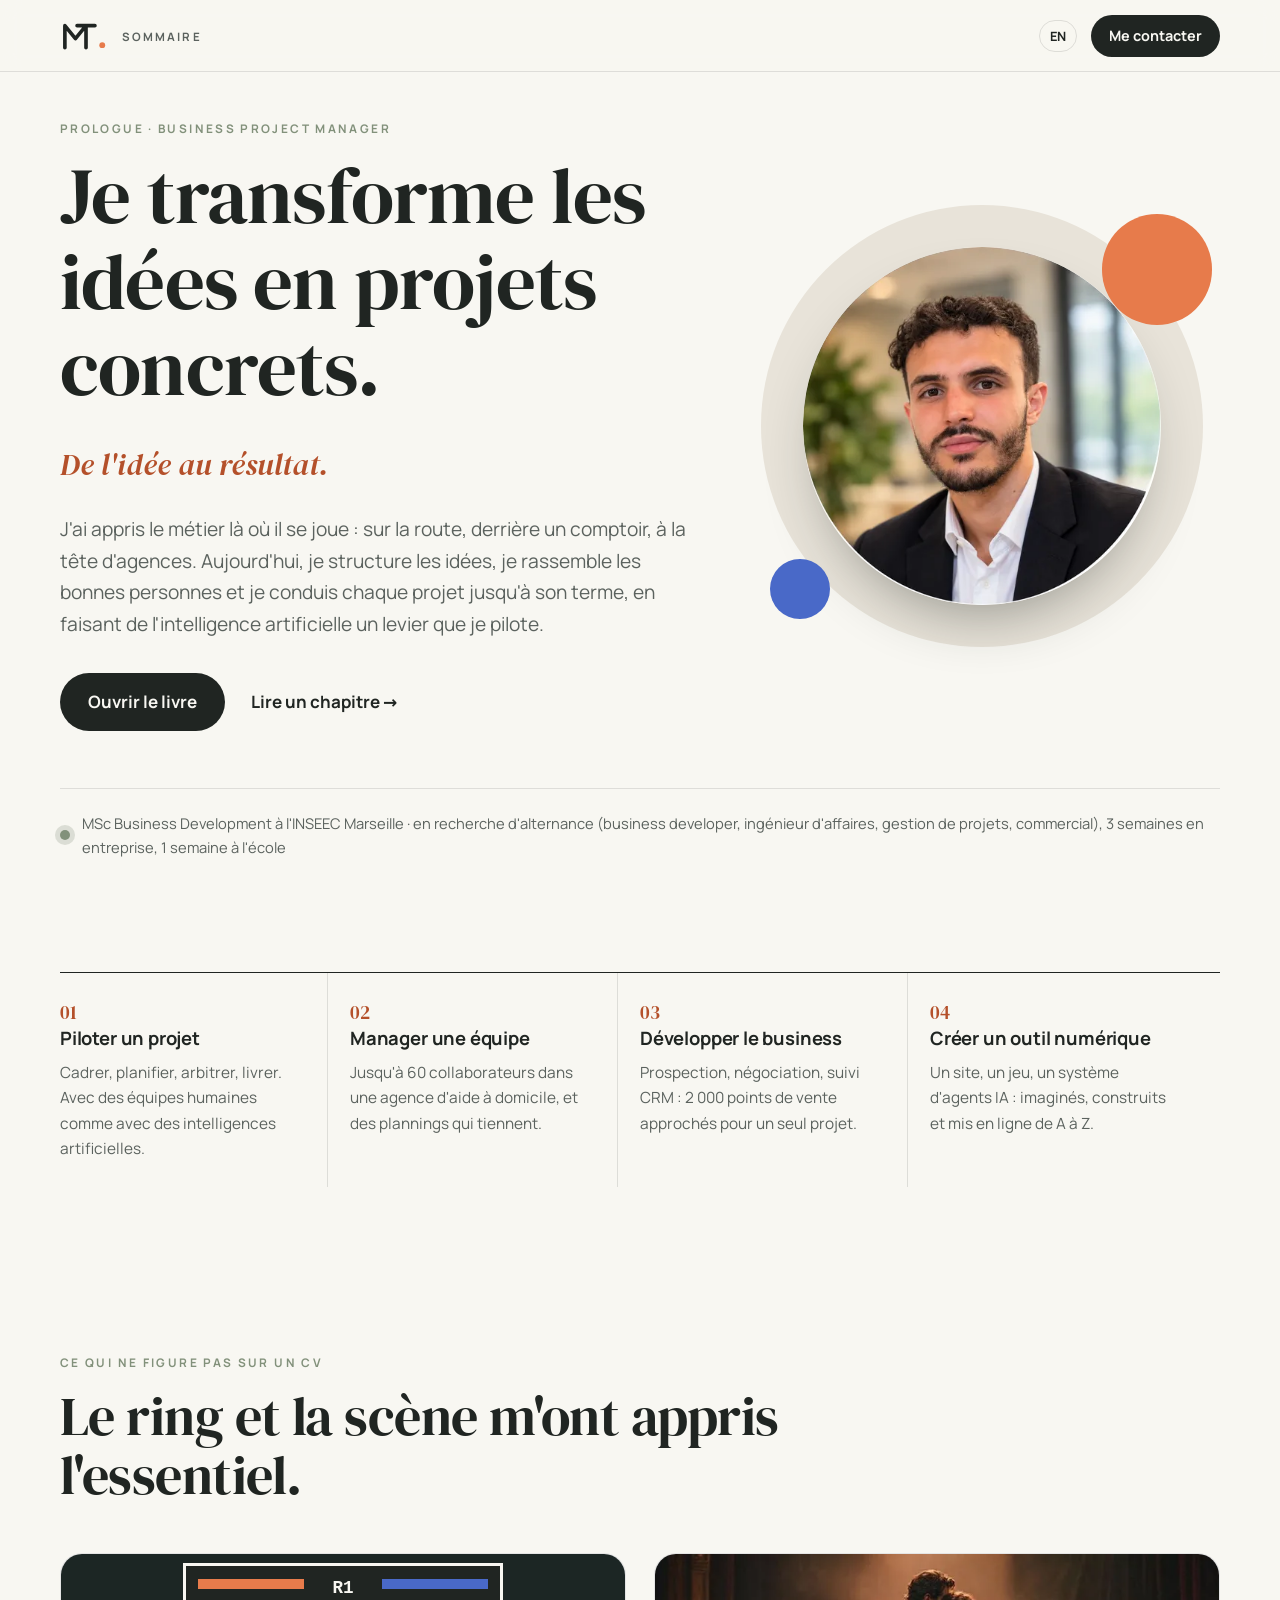
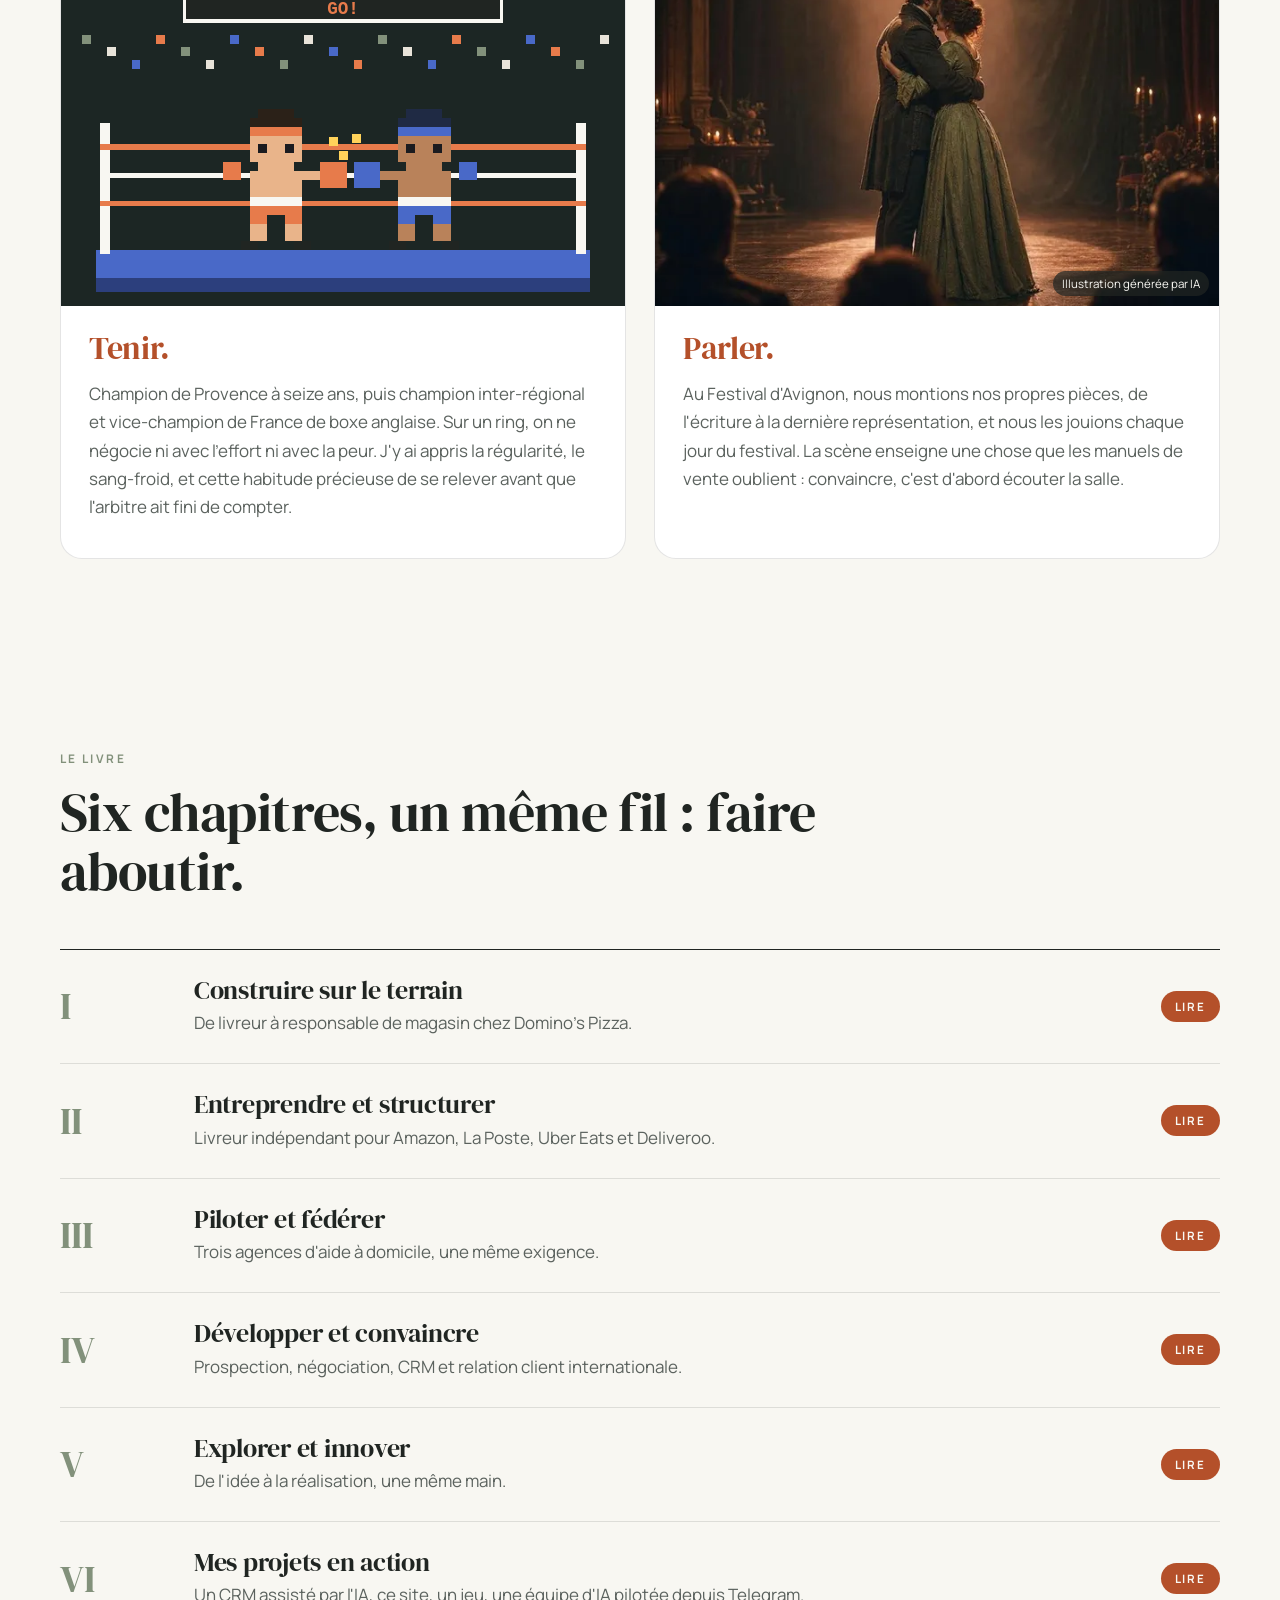
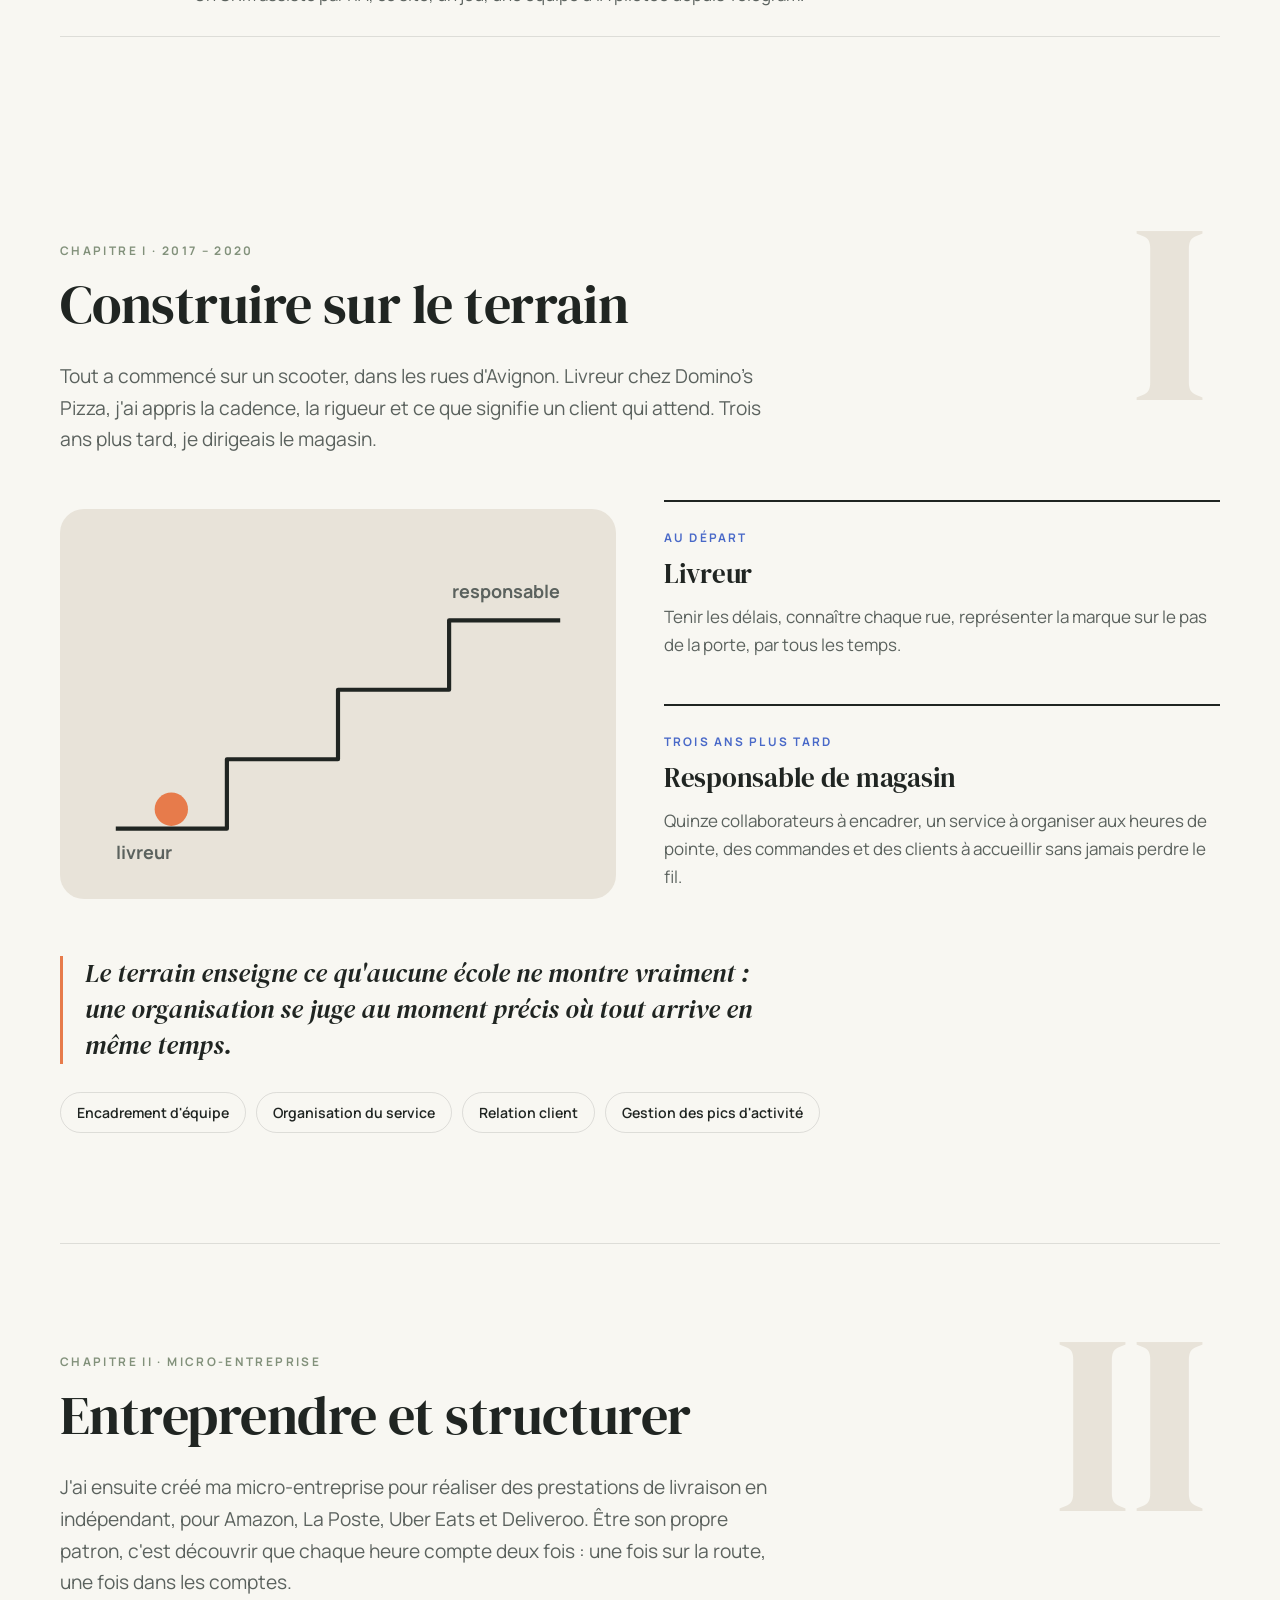
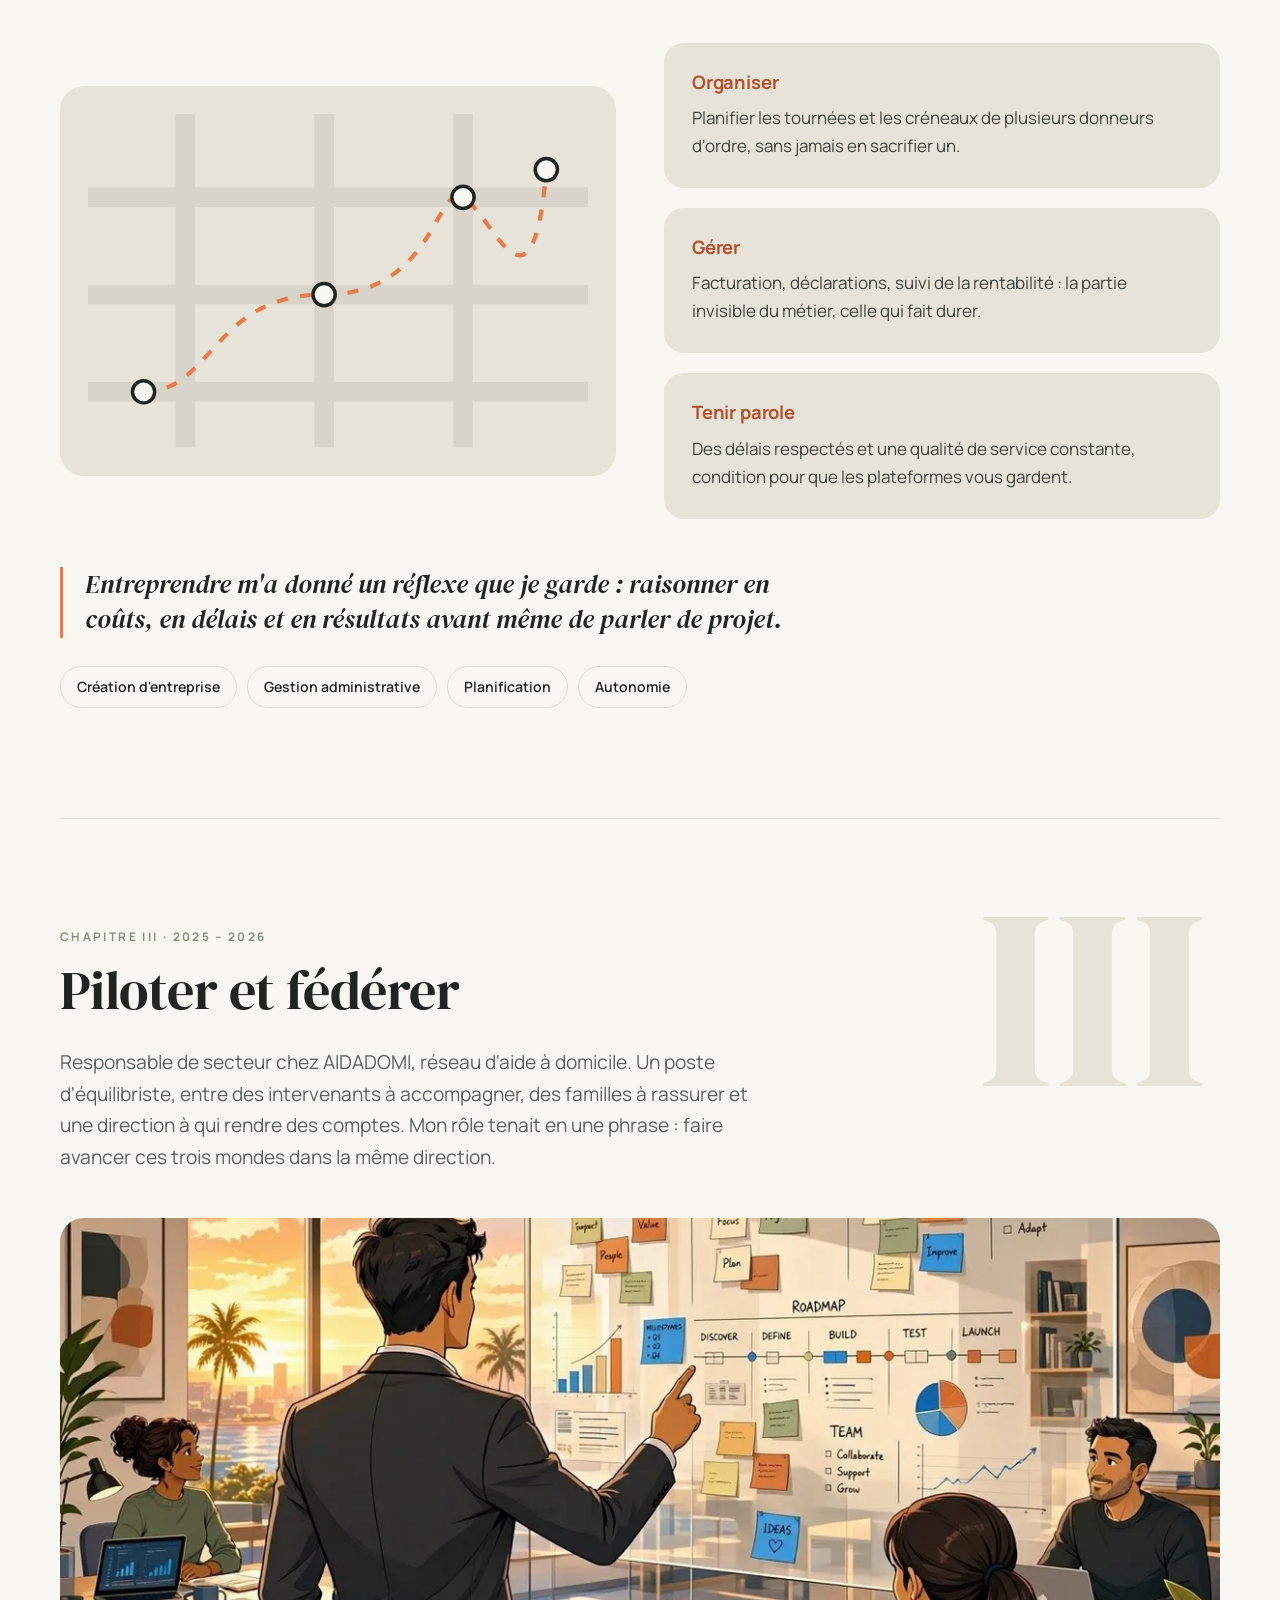
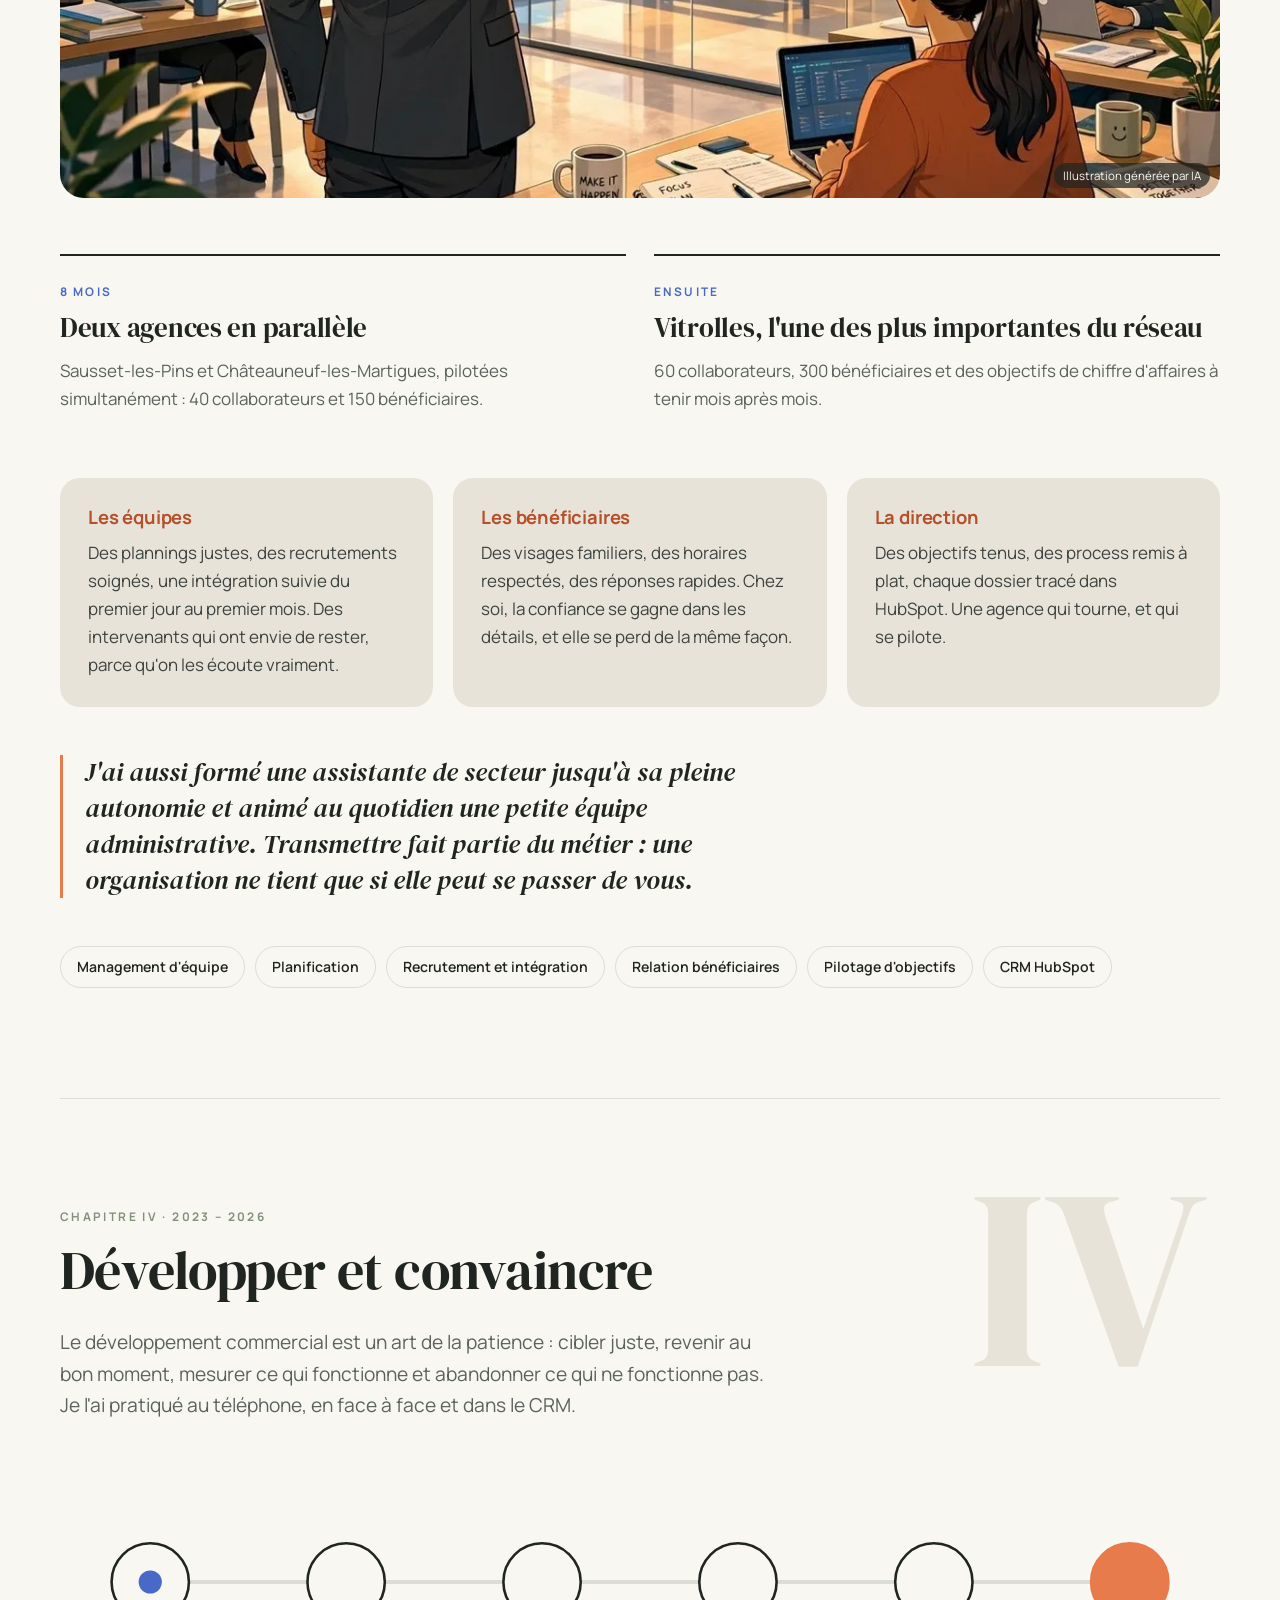
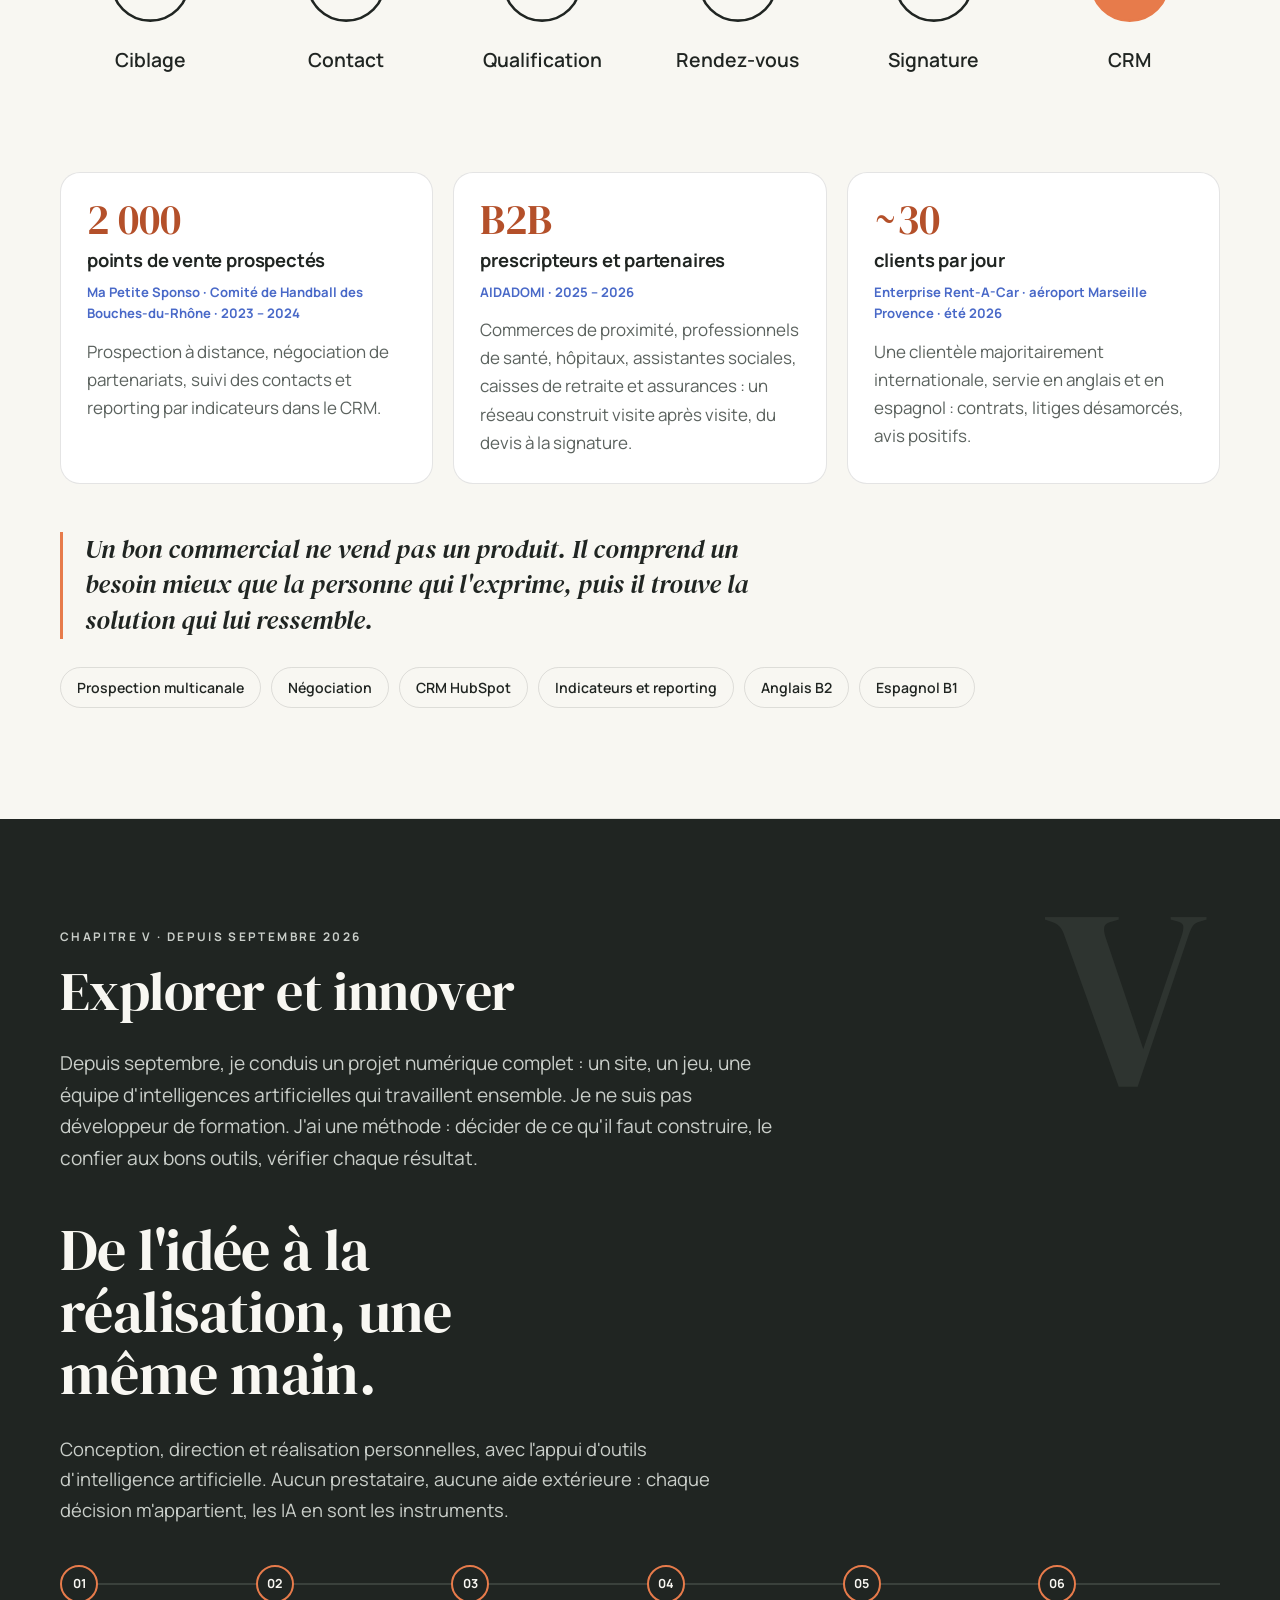
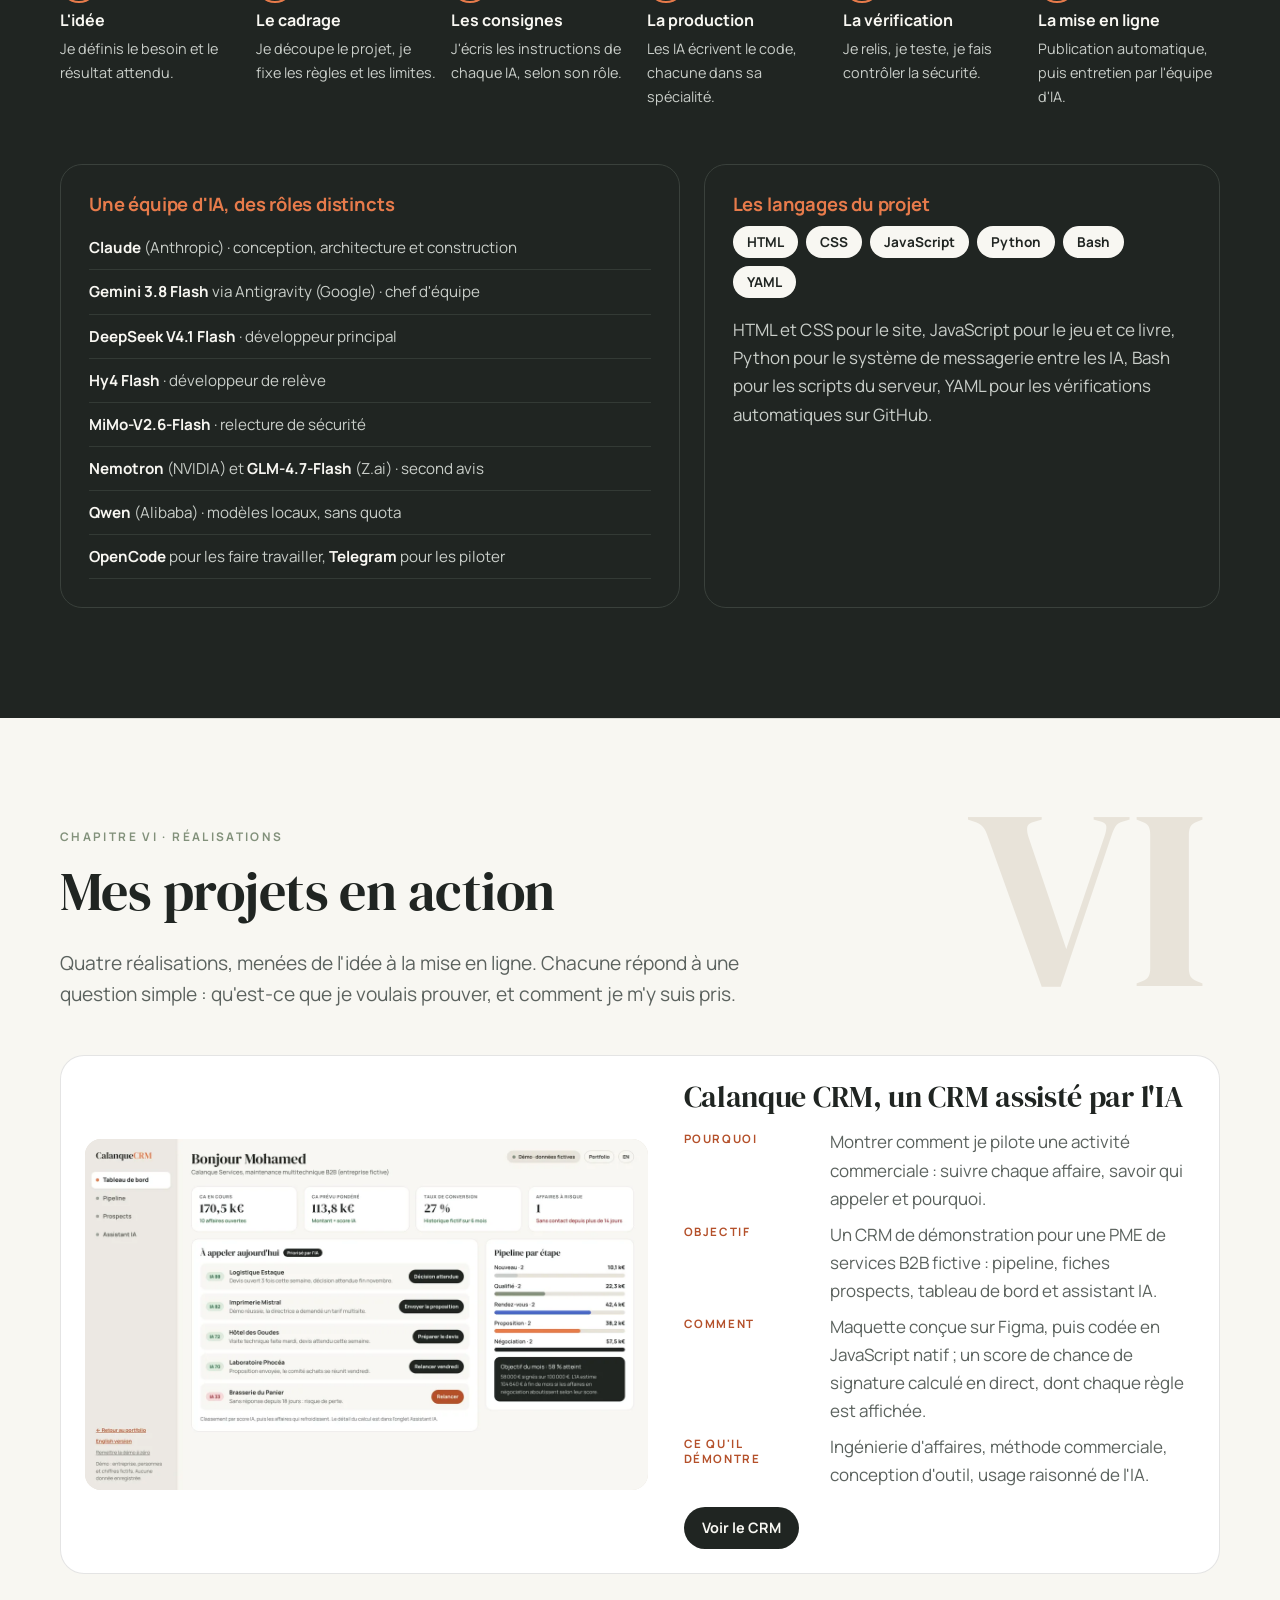
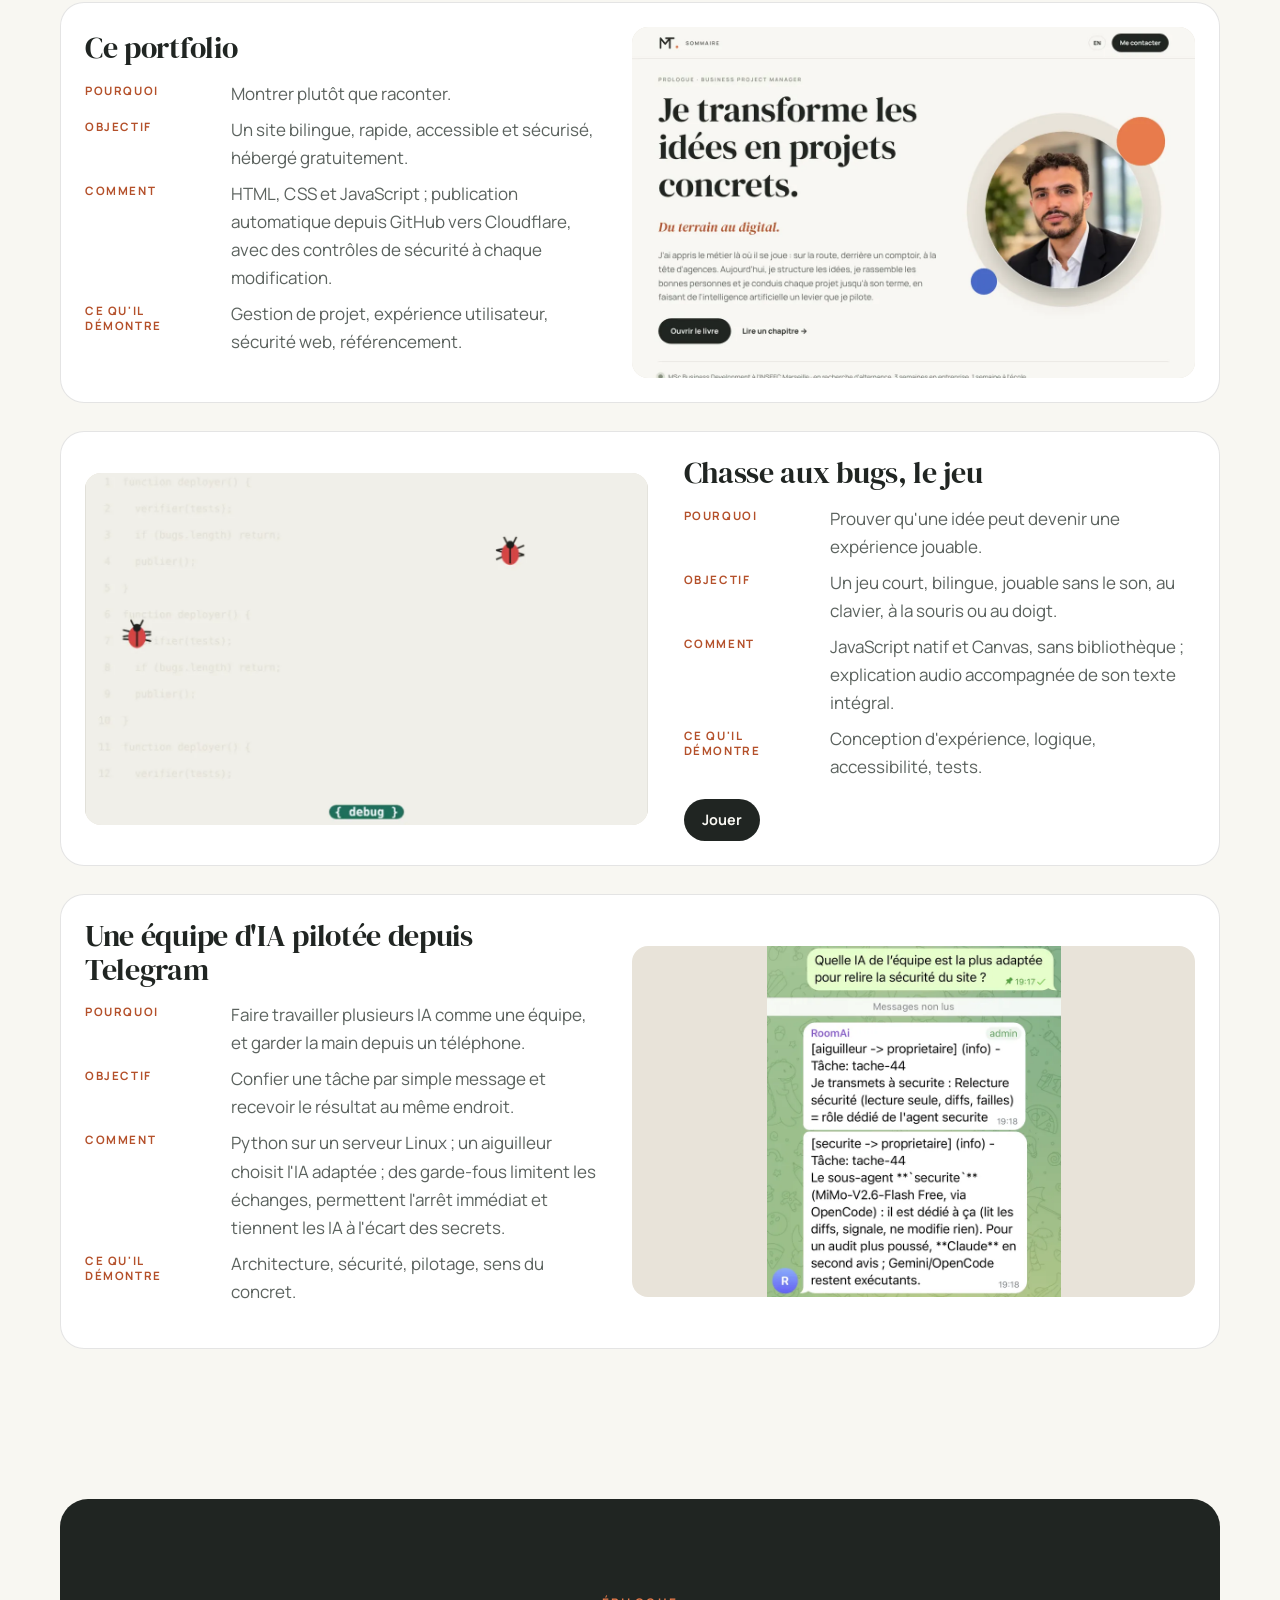
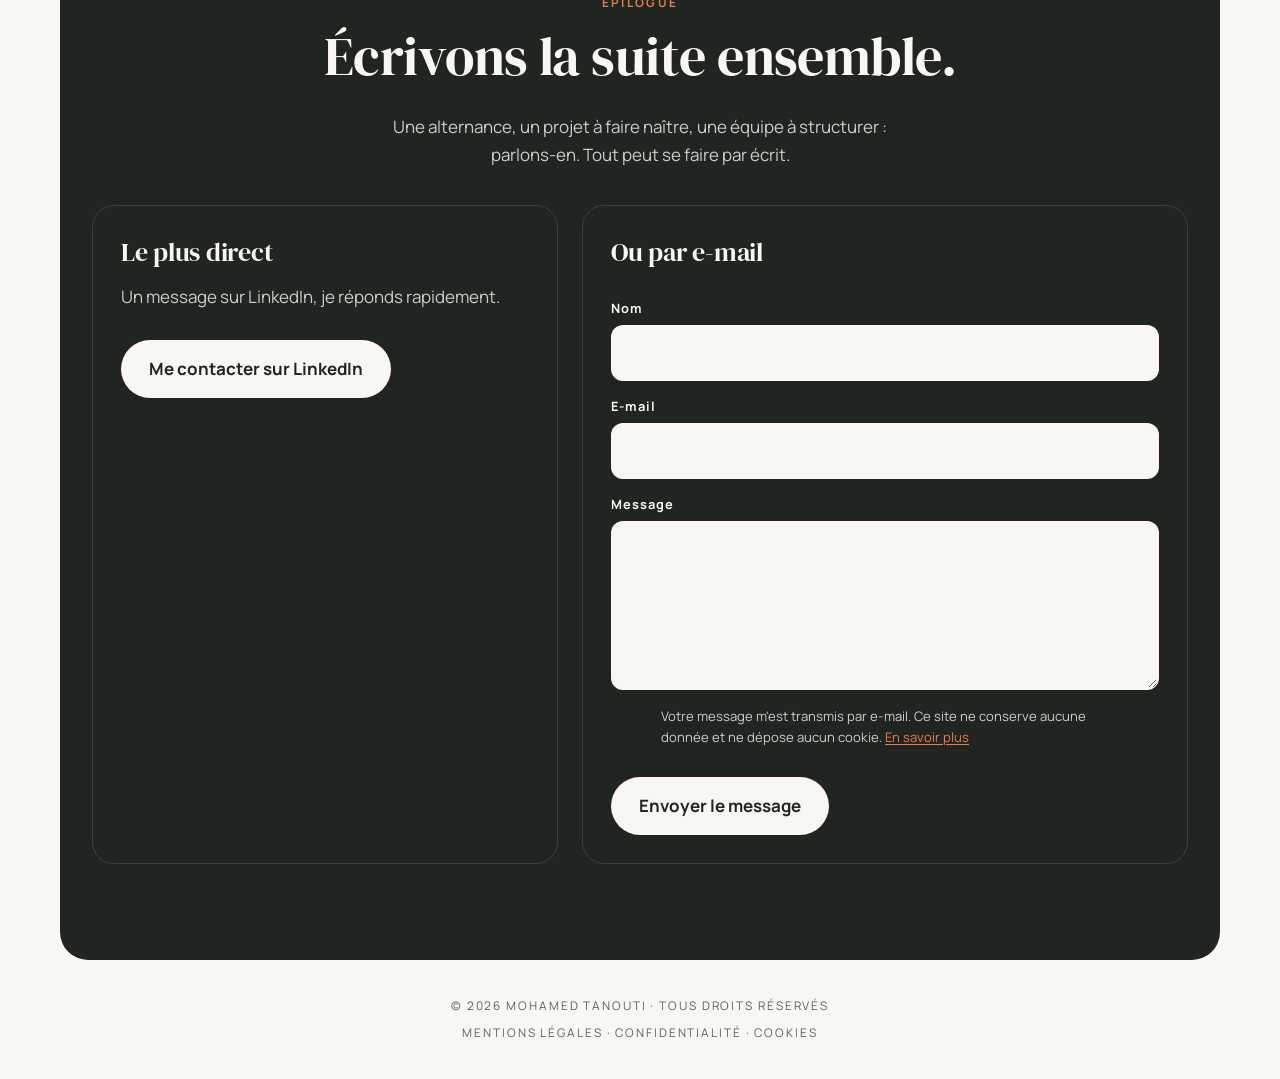
<file: index.html>
<!DOCTYPE html>
<html lang="fr">
<head>
  <meta charset="utf-8">
  <meta name="viewport" content="width=device-width, initial-scale=1">
  <title>Mohamed Tanouti — Alternance business developer, ingénieur d'affaires · Marseille</title>
  <meta name="description" content="Mohamed Tanouti, Business Project Manager en recherche d'alternance à Marseille : business developer, ingénieur d'affaires, chef de projet, commercial. De l'idée au résultat : management d'équipes, développement commercial, gestion de projets.">
  <link rel="canonical" href="https://les-experiences-de-mohamed-tanouti.pages.dev/">
  <link rel="alternate" hreflang="fr" href="https://les-experiences-de-mohamed-tanouti.pages.dev/">
  <link rel="alternate" hreflang="en" href="https://les-experiences-de-mohamed-tanouti.pages.dev/en/">
  <link rel="alternate" hreflang="x-default" href="https://les-experiences-de-mohamed-tanouti.pages.dev/">
  <meta property="og:type" content="profile">
  <meta property="og:locale" content="fr_FR">
  <meta property="og:title" content="Mohamed Tanouti — Business Project Manager">
  <meta property="og:description" content="Je transforme les idées en projets concrets. De l'idée au résultat.">
  <meta property="og:url" content="https://les-experiences-de-mohamed-tanouti.pages.dev/">
  <meta property="og:image" content="https://les-experiences-de-mohamed-tanouti.pages.dev/img/portrait-800.webp">
  <meta name="theme-color" content="#F8F7F2">
  <link rel="preload" href="/polices/manrope.woff2" as="font" type="font/woff2" crossorigin>
  <link rel="preload" href="/polices/dm-serif-display.woff2" as="font" type="font/woff2" crossorigin>
  <link rel="stylesheet" href="/nd.css?v=3">
  <link rel="icon" href="/favicon.svg" type="image/svg+xml">
  <script src="/livre.js?v=3" defer></script>
</head>
<body>
  <a class="evitement" href="#contenu">Aller au contenu</a>
  <div class="progression" aria-hidden="true"></div>

  <header class="tete">
    <a class="mt" href="#table" data-ouvre-table aria-controls="table" aria-expanded="false" aria-label="Ouvrir la table des matières">
      <svg viewBox="0 0 64 40" aria-hidden="true"><path class="mt__trait" d="M6 34V7l13 16L32 7v27M21 7h22"/><circle class="mt__point" cx="52" cy="31" r="3.6"/></svg>
      <span class="mt__aide">Sommaire</span>
    </a>
    <nav class="tete__liens" aria-label="Raccourcis">
      <a href="/en/" hreflang="en" lang="en" class="langue" aria-label="English version">EN</a>
      <a href="#epilogue" class="bouton bouton--petit">Me contacter</a>
    </nav>
  </header>

  <nav id="table" class="table" aria-label="Table des matières" hidden>
    <div class="table__page">
      <p class="surtitre">Table des matières</p>
      <ol class="table__liste">
        <li><a href="#prologue"><span>Prologue</span>Qui je suis</a></li>
        <li><a href="#chapitre-1"><span>I</span>Construire sur le terrain</a></li>
        <li><a href="#chapitre-2"><span>II</span>Entreprendre et structurer</a></li>
        <li><a href="#chapitre-3"><span>III</span>Piloter et fédérer</a></li>
        <li><a href="#chapitre-4"><span>IV</span>Développer et convaincre</a></li>
        <li><a href="#chapitre-5"><span>V</span>Explorer et innover</a></li>
        <li><a href="#chapitre-6"><span>VI</span>Mes projets en action</a></li>
        <li><a href="#epilogue"><span>Épilogue</span>Écrivons la suite ensemble</a></li>
      </ol>
      <button type="button" class="table__fermer" data-ferme-table>Fermer</button>
    </div>
  </nav>

  <main id="contenu">

    <!-- PROLOGUE -->
    <section id="prologue" class="prologue" aria-labelledby="titre-prologue">
      <div class="prologue__texte">
        <p class="surtitre">Prologue · Business Project Manager</p>
        <h1 id="titre-prologue">Je transforme les idées en projets concrets.</h1>
        <p class="signature">De l'idée au résultat.</p>
        <p class="chapo">J'ai appris le métier là où il se joue : sur la route, derrière un comptoir, à la tête d'agences. Aujourd'hui, je structure les idées, je rassemble les bonnes personnes et je conduis chaque projet jusqu'à son terme, en faisant de l'intelligence artificielle un levier que je pilote.</p>
        <div class="actions">
          <a class="bouton" href="#chapitres">Ouvrir le livre</a>
          <a class="lien" href="#chapitre-3">Lire un chapitre →</a>
        </div>
      </div>
      <div class="prologue__visuel">
        <span class="forme forme--sable" data-profondeur="18" aria-hidden="true"></span>
        <span class="forme forme--terre" data-profondeur="-26" aria-hidden="true"></span>
        <span class="forme forme--bleu" data-profondeur="34" aria-hidden="true"></span>
        <img class="portrait" src="/img/portrait-800.webp" srcset="/img/portrait-480.webp 480w, /img/portrait-800.webp 800w" sizes="(max-width: 760px) 70vw, 420px" width="800" height="800" alt="Portrait de Mohamed Tanouti, en veste sombre et chemise blanche" fetchpriority="high">
      </div>
      <p class="prologue__statut"><span class="pastille" aria-hidden="true"></span>MSc Business Development à l'INSEEC Marseille · en recherche d'alternance (business developer, ingénieur d'affaires, gestion de projets, commercial), 3 semaines en entreprise, 1 semaine à l'école</p>
    </section>

    <!-- SAVOIR-FAIRE -->
    <section class="savoir" aria-labelledby="titre-savoir">
      <h2 id="titre-savoir" class="visuellement-cache">Ce que je sais faire</h2>
      <ul class="savoir__liste">
        <li data-revele><span class="savoir__num">01</span><h3>Piloter un projet</h3><p>Cadrer, planifier, arbitrer, livrer. Avec des équipes humaines comme avec des intelligences artificielles.</p></li>
        <li data-revele><span class="savoir__num">02</span><h3>Manager une équipe</h3><p>Jusqu'à 60 collaborateurs dans une agence d'aide à domicile, et des plannings qui tiennent.</p></li>
        <li data-revele><span class="savoir__num">03</span><h3>Développer le business</h3><p>Prospection, négociation, suivi CRM : 2 000 points de vente approchés pour un seul projet.</p></li>
        <li data-revele><span class="savoir__num">04</span><h3>Créer un outil numérique</h3><p>Un site, un jeu, un système d'agents IA : imaginés, construits et mis en ligne de A à Z.</p></li>
      </ul>
    </section>

    <!-- PERSONNALITÉ -->
    <section class="personnalite" aria-labelledby="titre-perso">
      <div class="entete-section" data-revele>
        <p class="surtitre">Ce qui ne figure pas sur un CV</p>
        <h2 id="titre-perso">Le ring et la scène m'ont appris l'essentiel.</h2>
      </div>
      <div class="perso">
        <article class="perso__carte" data-revele>
          <div class="perso__media perso__media--boxe" data-anime><svg class="boxe8" viewBox="0 0 320 200" role="img" aria-label="Animation en pixel art, façon jeu vidéo des années 1980 : deux boxeurs échangent des coups sur un ring, sous un tableau de score">
  <rect class="boxe8__fond" width="320" height="200"/>
  <g class="boxe8__foule"><rect x="12" y="46" width="5" height="5" fill="#82917B"/><rect x="26" y="53" width="5" height="5" fill="#E8E3D9"/><rect x="40" y="60" width="5" height="5" fill="#4969C8"/><rect x="54" y="46" width="5" height="5" fill="#E77B4B"/><rect x="68" y="53" width="5" height="5" fill="#82917B"/><rect x="82" y="60" width="5" height="5" fill="#E8E3D9"/><rect x="96" y="46" width="5" height="5" fill="#4969C8"/><rect x="110" y="53" width="5" height="5" fill="#E77B4B"/><rect x="124" y="60" width="5" height="5" fill="#82917B"/><rect x="138" y="46" width="5" height="5" fill="#E8E3D9"/><rect x="152" y="53" width="5" height="5" fill="#4969C8"/><rect x="166" y="60" width="5" height="5" fill="#E77B4B"/><rect x="180" y="46" width="5" height="5" fill="#82917B"/><rect x="194" y="53" width="5" height="5" fill="#E8E3D9"/><rect x="208" y="60" width="5" height="5" fill="#4969C8"/><rect x="222" y="46" width="5" height="5" fill="#E77B4B"/><rect x="236" y="53" width="5" height="5" fill="#82917B"/><rect x="250" y="60" width="5" height="5" fill="#E8E3D9"/><rect x="264" y="46" width="5" height="5" fill="#4969C8"/><rect x="278" y="53" width="5" height="5" fill="#E77B4B"/><rect x="292" y="60" width="5" height="5" fill="#82917B"/><rect x="306" y="46" width="5" height="5" fill="#E8E3D9"/></g>
  <g class="boxe8__score">
    <rect x="70" y="6" width="180" height="32" fill="#202522" stroke="#F8F7F2" stroke-width="2"/>
    <rect x="78" y="14" width="60" height="6" fill="#3a3f3c"/><rect class="vie vie--a" x="78" y="14" width="60" height="6" fill="#E77B4B"/>
    <rect x="182" y="14" width="60" height="6" fill="#3a3f3c"/><rect class="vie vie--b" x="182" y="14" width="60" height="6" fill="#4969C8"/>
    <text x="160" y="22" class="boxe8__round">R1</text>
    <text x="160" y="34" class="boxe8__chrono">GO!</text>
  </g>
  <g class="boxe8__ring">
    <rect x="20" y="168" width="280" height="16" fill="#4969C8"/>
    <rect x="20" y="184" width="280" height="8" fill="#2c3f7d"/>
    <rect x="22" y="96" width="6" height="74" fill="#F8F7F2"/><rect x="292" y="96" width="6" height="74" fill="#F8F7F2"/>
    <rect x="22" y="108" width="276" height="3" fill="#E77B4B"/><rect x="22" y="124" width="276" height="3" fill="#F8F7F2"/><rect x="22" y="140" width="276" height="3" fill="#E77B4B"/>
  </g>
  <g class="pix pix--a"><rect x="112" y="88" width="5" height="5" fill="#2b2118"/><rect x="117" y="88" width="5" height="5" fill="#2b2118"/><rect x="122" y="88" width="5" height="5" fill="#2b2118"/><rect x="127" y="88" width="5" height="5" fill="#2b2118"/><rect x="107" y="93" width="5" height="5" fill="#2b2118"/><rect x="112" y="93" width="5" height="5" fill="#2b2118"/><rect x="117" y="93" width="5" height="5" fill="#2b2118"/><rect x="122" y="93" width="5" height="5" fill="#2b2118"/><rect x="127" y="93" width="5" height="5" fill="#2b2118"/><rect x="132" y="93" width="5" height="5" fill="#2b2118"/><rect x="107" y="98" width="5" height="5" fill="#E77B4B"/><rect x="112" y="98" width="5" height="5" fill="#E77B4B"/><rect x="117" y="98" width="5" height="5" fill="#E77B4B"/><rect x="122" y="98" width="5" height="5" fill="#E77B4B"/><rect x="127" y="98" width="5" height="5" fill="#E77B4B"/><rect x="132" y="98" width="5" height="5" fill="#E77B4B"/><rect x="107" y="103" width="5" height="5" fill="#e9b48a"/><rect x="112" y="103" width="5" height="5" fill="#e9b48a"/><rect x="117" y="103" width="5" height="5" fill="#e9b48a"/><rect x="122" y="103" width="5" height="5" fill="#e9b48a"/><rect x="127" y="103" width="5" height="5" fill="#e9b48a"/><rect x="132" y="103" width="5" height="5" fill="#e9b48a"/><rect x="107" y="108" width="5" height="5" fill="#e9b48a"/><rect x="112" y="108" width="5" height="5" fill="#1b1b1f"/><rect x="117" y="108" width="5" height="5" fill="#e9b48a"/><rect x="122" y="108" width="5" height="5" fill="#e9b48a"/><rect x="127" y="108" width="5" height="5" fill="#1b1b1f"/><rect x="132" y="108" width="5" height="5" fill="#e9b48a"/><rect x="107" y="113" width="5" height="5" fill="#e9b48a"/><rect x="112" y="113" width="5" height="5" fill="#e9b48a"/><rect x="117" y="113" width="5" height="5" fill="#e9b48a"/><rect x="122" y="113" width="5" height="5" fill="#e9b48a"/><rect x="127" y="113" width="5" height="5" fill="#e9b48a"/><rect x="132" y="113" width="5" height="5" fill="#e9b48a"/><rect x="92" y="118" width="5" height="5" fill="#E77B4B"/><rect x="97" y="118" width="5" height="5" fill="#E77B4B"/><rect x="112" y="118" width="5" height="5" fill="#e9b48a"/><rect x="117" y="118" width="5" height="5" fill="#e9b48a"/><rect x="122" y="118" width="5" height="5" fill="#e9b48a"/><rect x="127" y="118" width="5" height="5" fill="#e9b48a"/><rect x="92" y="123" width="5" height="5" fill="#E77B4B"/><rect x="97" y="123" width="5" height="5" fill="#E77B4B"/><rect x="107" y="123" width="5" height="5" fill="#e9b48a"/><rect x="112" y="123" width="5" height="5" fill="#e9b48a"/><rect x="117" y="123" width="5" height="5" fill="#e9b48a"/><rect x="122" y="123" width="5" height="5" fill="#e9b48a"/><rect x="127" y="123" width="5" height="5" fill="#e9b48a"/><rect x="132" y="123" width="5" height="5" fill="#e9b48a"/><rect x="107" y="128" width="5" height="5" fill="#e9b48a"/><rect x="112" y="128" width="5" height="5" fill="#e9b48a"/><rect x="117" y="128" width="5" height="5" fill="#e9b48a"/><rect x="122" y="128" width="5" height="5" fill="#e9b48a"/><rect x="127" y="128" width="5" height="5" fill="#e9b48a"/><rect x="132" y="128" width="5" height="5" fill="#e9b48a"/><rect x="107" y="133" width="5" height="5" fill="#e9b48a"/><rect x="112" y="133" width="5" height="5" fill="#e9b48a"/><rect x="117" y="133" width="5" height="5" fill="#e9b48a"/><rect x="122" y="133" width="5" height="5" fill="#e9b48a"/><rect x="127" y="133" width="5" height="5" fill="#e9b48a"/><rect x="132" y="133" width="5" height="5" fill="#e9b48a"/><rect x="107" y="138" width="5" height="5" fill="#F8F7F2"/><rect x="112" y="138" width="5" height="5" fill="#F8F7F2"/><rect x="117" y="138" width="5" height="5" fill="#F8F7F2"/><rect x="122" y="138" width="5" height="5" fill="#F8F7F2"/><rect x="127" y="138" width="5" height="5" fill="#F8F7F2"/><rect x="132" y="138" width="5" height="5" fill="#F8F7F2"/><rect x="107" y="143" width="5" height="5" fill="#E77B4B"/><rect x="112" y="143" width="5" height="5" fill="#E77B4B"/><rect x="117" y="143" width="5" height="5" fill="#E77B4B"/><rect x="122" y="143" width="5" height="5" fill="#E77B4B"/><rect x="127" y="143" width="5" height="5" fill="#E77B4B"/><rect x="132" y="143" width="5" height="5" fill="#E77B4B"/><rect x="107" y="148" width="5" height="5" fill="#E77B4B"/><rect x="112" y="148" width="5" height="5" fill="#E77B4B"/><rect x="127" y="148" width="5" height="5" fill="#E77B4B"/><rect x="132" y="148" width="5" height="5" fill="#E77B4B"/><rect x="107" y="153" width="5" height="5" fill="#e9b48a"/><rect x="112" y="153" width="5" height="5" fill="#e9b48a"/><rect x="127" y="153" width="5" height="5" fill="#e9b48a"/><rect x="132" y="153" width="5" height="5" fill="#e9b48a"/><rect x="107" y="158" width="5" height="5" fill="#e9b48a"/><rect x="112" y="158" width="5" height="5" fill="#e9b48a"/><rect x="127" y="158" width="5" height="5" fill="#e9b48a"/><rect x="132" y="158" width="5" height="5" fill="#e9b48a"/><rect x="102" y="163" width="5" height="5" fill="#202522"/><rect x="107" y="163" width="5" height="5" fill="#202522"/><rect x="132" y="163" width="5" height="5" fill="#202522"/><rect x="137" y="163" width="5" height="5" fill="#202522"/><g class="pix__poing"><rect x="147" y="118" width="5" height="5" fill="#E77B4B"/><rect x="152" y="118" width="5" height="5" fill="#E77B4B"/><rect x="157" y="118" width="5" height="5" fill="#E77B4B"/><rect x="132" y="123" width="5" height="5" fill="#e9b48a"/><rect x="137" y="123" width="5" height="5" fill="#e9b48a"/><rect x="142" y="123" width="5" height="5" fill="#e9b48a"/><rect x="147" y="123" width="5" height="5" fill="#E77B4B"/><rect x="152" y="123" width="5" height="5" fill="#E77B4B"/><rect x="157" y="123" width="5" height="5" fill="#E77B4B"/><rect x="147" y="128" width="5" height="5" fill="#E77B4B"/><rect x="152" y="128" width="5" height="5" fill="#E77B4B"/><rect x="157" y="128" width="5" height="5" fill="#E77B4B"/></g></g>
  <g class="pix pix--b" transform="translate(402 0) scale(-1 1)"><rect x="186" y="88" width="5" height="5" fill="#1f2a44"/><rect x="191" y="88" width="5" height="5" fill="#1f2a44"/><rect x="196" y="88" width="5" height="5" fill="#1f2a44"/><rect x="201" y="88" width="5" height="5" fill="#1f2a44"/><rect x="181" y="93" width="5" height="5" fill="#1f2a44"/><rect x="186" y="93" width="5" height="5" fill="#1f2a44"/><rect x="191" y="93" width="5" height="5" fill="#1f2a44"/><rect x="196" y="93" width="5" height="5" fill="#1f2a44"/><rect x="201" y="93" width="5" height="5" fill="#1f2a44"/><rect x="206" y="93" width="5" height="5" fill="#1f2a44"/><rect x="181" y="98" width="5" height="5" fill="#4969C8"/><rect x="186" y="98" width="5" height="5" fill="#4969C8"/><rect x="191" y="98" width="5" height="5" fill="#4969C8"/><rect x="196" y="98" width="5" height="5" fill="#4969C8"/><rect x="201" y="98" width="5" height="5" fill="#4969C8"/><rect x="206" y="98" width="5" height="5" fill="#4969C8"/><rect x="181" y="103" width="5" height="5" fill="#b9825a"/><rect x="186" y="103" width="5" height="5" fill="#b9825a"/><rect x="191" y="103" width="5" height="5" fill="#b9825a"/><rect x="196" y="103" width="5" height="5" fill="#b9825a"/><rect x="201" y="103" width="5" height="5" fill="#b9825a"/><rect x="206" y="103" width="5" height="5" fill="#b9825a"/><rect x="181" y="108" width="5" height="5" fill="#b9825a"/><rect x="186" y="108" width="5" height="5" fill="#1b1b1f"/><rect x="191" y="108" width="5" height="5" fill="#b9825a"/><rect x="196" y="108" width="5" height="5" fill="#b9825a"/><rect x="201" y="108" width="5" height="5" fill="#1b1b1f"/><rect x="206" y="108" width="5" height="5" fill="#b9825a"/><rect x="181" y="113" width="5" height="5" fill="#b9825a"/><rect x="186" y="113" width="5" height="5" fill="#b9825a"/><rect x="191" y="113" width="5" height="5" fill="#b9825a"/><rect x="196" y="113" width="5" height="5" fill="#b9825a"/><rect x="201" y="113" width="5" height="5" fill="#b9825a"/><rect x="206" y="113" width="5" height="5" fill="#b9825a"/><rect x="166" y="118" width="5" height="5" fill="#4969C8"/><rect x="171" y="118" width="5" height="5" fill="#4969C8"/><rect x="186" y="118" width="5" height="5" fill="#b9825a"/><rect x="191" y="118" width="5" height="5" fill="#b9825a"/><rect x="196" y="118" width="5" height="5" fill="#b9825a"/><rect x="201" y="118" width="5" height="5" fill="#b9825a"/><rect x="166" y="123" width="5" height="5" fill="#4969C8"/><rect x="171" y="123" width="5" height="5" fill="#4969C8"/><rect x="181" y="123" width="5" height="5" fill="#b9825a"/><rect x="186" y="123" width="5" height="5" fill="#b9825a"/><rect x="191" y="123" width="5" height="5" fill="#b9825a"/><rect x="196" y="123" width="5" height="5" fill="#b9825a"/><rect x="201" y="123" width="5" height="5" fill="#b9825a"/><rect x="206" y="123" width="5" height="5" fill="#b9825a"/><rect x="181" y="128" width="5" height="5" fill="#b9825a"/><rect x="186" y="128" width="5" height="5" fill="#b9825a"/><rect x="191" y="128" width="5" height="5" fill="#b9825a"/><rect x="196" y="128" width="5" height="5" fill="#b9825a"/><rect x="201" y="128" width="5" height="5" fill="#b9825a"/><rect x="206" y="128" width="5" height="5" fill="#b9825a"/><rect x="181" y="133" width="5" height="5" fill="#b9825a"/><rect x="186" y="133" width="5" height="5" fill="#b9825a"/><rect x="191" y="133" width="5" height="5" fill="#b9825a"/><rect x="196" y="133" width="5" height="5" fill="#b9825a"/><rect x="201" y="133" width="5" height="5" fill="#b9825a"/><rect x="206" y="133" width="5" height="5" fill="#b9825a"/><rect x="181" y="138" width="5" height="5" fill="#F8F7F2"/><rect x="186" y="138" width="5" height="5" fill="#F8F7F2"/><rect x="191" y="138" width="5" height="5" fill="#F8F7F2"/><rect x="196" y="138" width="5" height="5" fill="#F8F7F2"/><rect x="201" y="138" width="5" height="5" fill="#F8F7F2"/><rect x="206" y="138" width="5" height="5" fill="#F8F7F2"/><rect x="181" y="143" width="5" height="5" fill="#4969C8"/><rect x="186" y="143" width="5" height="5" fill="#4969C8"/><rect x="191" y="143" width="5" height="5" fill="#4969C8"/><rect x="196" y="143" width="5" height="5" fill="#4969C8"/><rect x="201" y="143" width="5" height="5" fill="#4969C8"/><rect x="206" y="143" width="5" height="5" fill="#4969C8"/><rect x="181" y="148" width="5" height="5" fill="#4969C8"/><rect x="186" y="148" width="5" height="5" fill="#4969C8"/><rect x="201" y="148" width="5" height="5" fill="#4969C8"/><rect x="206" y="148" width="5" height="5" fill="#4969C8"/><rect x="181" y="153" width="5" height="5" fill="#b9825a"/><rect x="186" y="153" width="5" height="5" fill="#b9825a"/><rect x="201" y="153" width="5" height="5" fill="#b9825a"/><rect x="206" y="153" width="5" height="5" fill="#b9825a"/><rect x="181" y="158" width="5" height="5" fill="#b9825a"/><rect x="186" y="158" width="5" height="5" fill="#b9825a"/><rect x="201" y="158" width="5" height="5" fill="#b9825a"/><rect x="206" y="158" width="5" height="5" fill="#b9825a"/><rect x="176" y="163" width="5" height="5" fill="#202522"/><rect x="181" y="163" width="5" height="5" fill="#202522"/><rect x="206" y="163" width="5" height="5" fill="#202522"/><rect x="211" y="163" width="5" height="5" fill="#202522"/><g class="pix__poing"><rect x="221" y="118" width="5" height="5" fill="#4969C8"/><rect x="226" y="118" width="5" height="5" fill="#4969C8"/><rect x="231" y="118" width="5" height="5" fill="#4969C8"/><rect x="206" y="123" width="5" height="5" fill="#b9825a"/><rect x="211" y="123" width="5" height="5" fill="#b9825a"/><rect x="216" y="123" width="5" height="5" fill="#b9825a"/><rect x="221" y="123" width="5" height="5" fill="#4969C8"/><rect x="226" y="123" width="5" height="5" fill="#4969C8"/><rect x="231" y="123" width="5" height="5" fill="#4969C8"/><rect x="221" y="128" width="5" height="5" fill="#4969C8"/><rect x="226" y="128" width="5" height="5" fill="#4969C8"/><rect x="231" y="128" width="5" height="5" fill="#4969C8"/></g></g>
  <g class="pix__choc"><rect x="158" y="112" width="5" height="5"/><rect x="152" y="104" width="5" height="5"/><rect x="165" y="102" width="5" height="5"/></g>
</svg></div>
          <div class="perso__texte">
            <h3>Tenir.</h3>
            <p>Champion de Provence à seize ans, puis champion inter-régional et vice-champion de France de boxe anglaise. Sur un ring, on ne négocie ni avec l'effort ni avec la peur. J'y ai appris la régularité, le sang-froid, et cette habitude précieuse de se relever avant que l'arbitre ait fini de compter.</p>
          </div>
        </article>
        <article class="perso__carte" data-revele>
          <figure class="perso__media">
            <img src="/img/theatre-1200.webp" srcset="/img/theatre-640.webp 640w, /img/theatre-1200.webp 1200w" sizes="(max-width: 900px) 100vw, 560px" width="1200" height="740" alt="Deux comédiens en costumes d'époque s'enlacent au centre d'une scène, dans le faisceau d'un projecteur" loading="lazy">
            <figcaption>Illustration générée par IA</figcaption>
          </figure>
          <div class="perso__texte">
            <h3>Parler.</h3>
            <p>Au Festival d'Avignon, nous montions nos propres pièces, de l'écriture à la dernière représentation, et nous les jouions chaque jour du festival. La scène enseigne une chose que les manuels de vente oublient : convaincre, c'est d'abord écouter la salle.</p>
          </div>
        </article>
      </div>
    </section>

    <!-- LE LIVRE -->
    <section id="chapitres" class="livre" aria-labelledby="titre-livre">
      <div class="entete-section" data-revele>
        <p class="surtitre">Le livre</p>
        <h2 id="titre-livre">Six chapitres, un même fil : faire aboutir.</h2>
      </div>
      <ol class="livre__chapitres">
        <li class="chap" data-revele><span class="chap__num">I</span><div><h3><a href="#chapitre-1">Construire sur le terrain</a></h3><p>De livreur à responsable de magasin chez Domino's Pizza.</p></div><span class="chap__etat">Lire</span></li>
        <li class="chap" data-revele><span class="chap__num">II</span><div><h3><a href="#chapitre-2">Entreprendre et structurer</a></h3><p>Livreur indépendant pour Amazon, La Poste, Uber Eats et Deliveroo.</p></div><span class="chap__etat">Lire</span></li>
        <li class="chap" data-revele><span class="chap__num">III</span><div><h3><a href="#chapitre-3">Piloter et fédérer</a></h3><p>Trois agences d'aide à domicile, une même exigence.</p></div><span class="chap__etat">Lire</span></li>
        <li class="chap" data-revele><span class="chap__num">IV</span><div><h3><a href="#chapitre-4">Développer et convaincre</a></h3><p>Prospection, négociation, CRM et relation client internationale.</p></div><span class="chap__etat">Lire</span></li>
        <li class="chap" data-revele><span class="chap__num">V</span><div><h3><a href="#chapitre-5">Explorer et innover</a></h3><p>De l'idée à la réalisation, une même main.</p></div><span class="chap__etat">Lire</span></li>
        <li class="chap" data-revele><span class="chap__num">VI</span><div><h3><a href="#chapitre-6">Mes projets en action</a></h3><p>Un CRM assisté par l'IA, ce site, un jeu, une équipe d'IA pilotée depuis Telegram.</p></div><span class="chap__etat">Lire</span></li>
      </ol>
    </section>

    <!-- CHAPITRE I -->
    <article id="chapitre-1" class="chapitre" aria-labelledby="titre-chap1">
      <header class="chapitre__tete" data-revele>
        <span class="chapitre__numero" aria-hidden="true">I</span>
        <p class="surtitre">Chapitre I · 2017 – 2020</p>
        <h2 id="titre-chap1">Construire sur le terrain</h2>
        <p class="chapo">Tout a commencé sur un scooter, dans les rues d'Avignon. Livreur chez Domino's Pizza, j'ai appris la cadence, la rigueur et ce que signifie un client qui attend. Trois ans plus tard, je dirigeais le magasin.</p>
      </header>
      <div class="duo">
        <figure class="duo__visuel" data-revele data-anime>
          <svg class="ascension" viewBox="0 0 360 240" role="img" aria-label="Une ascension en marches, de livreur à responsable de magasin">
            <path class="ascension__marches" d="M20 210h80v-50h80v-50h80v-50h80"/>
            <circle class="ascension__point" cx="60" cy="196" r="12"/>
            <text x="20" y="232">livreur</text>
            <text x="340" y="44" class="fin">responsable</text>
          </svg>
        </figure>
        <ol class="etapes etapes--pile">
          <li data-revele><span class="etapes__quand">Au départ</span><h3>Livreur</h3><p>Tenir les délais, connaître chaque rue, représenter la marque sur le pas de la porte, par tous les temps.</p></li>
          <li data-revele><span class="etapes__quand">Trois ans plus tard</span><h3>Responsable de magasin</h3><p>Quinze collaborateurs à encadrer, un service à organiser aux heures de pointe, des commandes et des clients à accueillir sans jamais perdre le fil.</p></li>
        </ol>
      </div>
      <p class="chapitre__transmission" data-revele>Le terrain enseigne ce qu'aucune école ne montre vraiment : une organisation se juge au moment précis où tout arrive en même temps.</p>
      <ul class="competences" aria-label="Compétences mobilisées"><li>Encadrement d'équipe</li><li>Organisation du service</li><li>Relation client</li><li>Gestion des pics d'activité</li></ul>
    </article>

    <!-- CHAPITRE II -->
    <article id="chapitre-2" class="chapitre" aria-labelledby="titre-chap2">
      <header class="chapitre__tete" data-revele>
        <span class="chapitre__numero" aria-hidden="true">II</span>
        <p class="surtitre">Chapitre II · Micro-entreprise</p>
        <h2 id="titre-chap2">Entreprendre et structurer</h2>
        <p class="chapo">J'ai ensuite créé ma micro-entreprise pour réaliser des prestations de livraison en indépendant, pour Amazon, La Poste, Uber Eats et Deliveroo. Être son propre patron, c'est découvrir que chaque heure compte deux fois : une fois sur la route, une fois dans les comptes.</p>
      </header>
      <div class="duo">
        <figure class="duo__visuel" data-revele data-anime>
          <svg class="tournee" viewBox="0 0 360 240" role="img" aria-label="Plan de ville stylisé : une tournée relie quatre points de livraison">
            <path class="tournee__rues" d="M0 60h360M0 130h360M0 200h360M70 0v240M170 0v240M270 0v240"/>
            <path class="tournee__trajet" d="M40 200 C90 200 90 130 170 130 S250 50 270 60 S320 160 330 40"/>
            <circle class="tournee__arret" cx="40" cy="200" r="8"/><circle class="tournee__arret" cx="170" cy="130" r="8"/><circle class="tournee__arret" cx="270" cy="60" r="8"/><circle class="tournee__arret" cx="330" cy="40" r="8"/>
          </svg>
        </figure>
        <div class="trio trio--pile">
          <section class="trio__carte" data-revele data-survol><h3>Organiser</h3><p>Planifier les tournées et les créneaux de plusieurs donneurs d'ordre, sans jamais en sacrifier un.</p></section>
          <section class="trio__carte" data-revele data-survol><h3>Gérer</h3><p>Facturation, déclarations, suivi de la rentabilité : la partie invisible du métier, celle qui fait durer.</p></section>
          <section class="trio__carte" data-revele data-survol><h3>Tenir parole</h3><p>Des délais respectés et une qualité de service constante, condition pour que les plateformes vous gardent.</p></section>
        </div>
      </div>
      <p class="chapitre__transmission" data-revele>Entreprendre m'a donné un réflexe que je garde : raisonner en coûts, en délais et en résultats avant même de parler de projet.</p>
      <ul class="competences" aria-label="Compétences mobilisées"><li>Création d'entreprise</li><li>Gestion administrative</li><li>Planification</li><li>Autonomie</li></ul>
    </article>

    <!-- CHAPITRE III -->
    <article id="chapitre-3" class="chapitre" aria-labelledby="titre-chap3">
      <header class="chapitre__tete" data-revele>
        <span class="chapitre__numero" aria-hidden="true">III</span>
        <p class="surtitre">Chapitre III · 2025 – 2026</p>
        <h2 id="titre-chap3">Piloter et fédérer</h2>
        <p class="chapo">Responsable de secteur chez AIDADOMI, réseau d'aide à domicile. Un poste d'équilibriste, entre des intervenants à accompagner, des familles à rassurer et une direction à qui rendre des comptes. Mon rôle tenait en une phrase : faire avancer ces trois mondes dans la même direction.</p>
      </header>

      <figure class="chapitre__visuel" data-revele>
        <img src="/img/pilotage-1200.webp" srcset="/img/pilotage-640.webp 640w, /img/pilotage-1200.webp 1200w" sizes="(max-width: 1100px) 100vw, 1100px" width="1200" height="740" alt="Illustration : un chef de projet présente une feuille de route sur une paroi vitrée à son équipe, dans un bureau lumineux" loading="lazy">
        <figcaption>Illustration générée par IA</figcaption>
      </figure>

      <div class="chapitre__corps">
        <ol class="etapes">
          <li data-revele><span class="etapes__quand">8 mois</span><h3>Deux agences en parallèle</h3><p>Sausset-les-Pins et Châteauneuf-les-Martigues, pilotées simultanément : 40 collaborateurs et 150 bénéficiaires.</p></li>
          <li data-revele><span class="etapes__quand">Ensuite</span><h3>Vitrolles, l'une des plus importantes du réseau</h3><p>60 collaborateurs, 300 bénéficiaires et des objectifs de chiffre d'affaires à tenir mois après mois.</p></li>
        </ol>

        <div class="trio">
          <section class="trio__carte" data-revele data-survol>
            <h3>Les équipes</h3>
            <p>Des plannings justes, des recrutements soignés, une intégration suivie du premier jour au premier mois. Des intervenants qui ont envie de rester, parce qu'on les écoute vraiment.</p>
          </section>
          <section class="trio__carte" data-revele data-survol>
            <h3>Les bénéficiaires</h3>
            <p>Des visages familiers, des horaires respectés, des réponses rapides. Chez soi, la confiance se gagne dans les détails, et elle se perd de la même façon.</p>
          </section>
          <section class="trio__carte" data-revele data-survol>
            <h3>La direction</h3>
            <p>Des objectifs tenus, des process remis à plat, chaque dossier tracé dans HubSpot. Une agence qui tourne, et qui se pilote.</p>
          </section>
        </div>

        <p class="chapitre__transmission" data-revele>J'ai aussi formé une assistante de secteur jusqu'à sa pleine autonomie et animé au quotidien une petite équipe administrative. Transmettre fait partie du métier : une organisation ne tient que si elle peut se passer de vous.</p>

        <ul class="competences" aria-label="Compétences mobilisées">
          <li>Management d'équipe</li><li>Planification</li><li>Recrutement et intégration</li><li>Relation bénéficiaires</li><li>Pilotage d'objectifs</li><li>CRM HubSpot</li>
        </ul>
      </div>
    </article>


    <!-- CHAPITRE IV -->
    <article id="chapitre-4" class="chapitre" aria-labelledby="titre-chap4">
      <header class="chapitre__tete" data-revele>
        <span class="chapitre__numero" aria-hidden="true">IV</span>
        <p class="surtitre">Chapitre IV · 2023 – 2026</p>
        <h2 id="titre-chap4">Développer et convaincre</h2>
        <p class="chapo">Le développement commercial est un art de la patience : cibler juste, revenir au bon moment, mesurer ce qui fonctionne et abandonner ce qui ne fonctionne pas. Je l'ai pratiqué au téléphone, en face à face et dans le CRM.</p>
      </header>
      <figure class="tunnel" data-revele data-anime>
        <svg viewBox="0 0 900 200" role="img" aria-label="Le parcours d'un prospect : ciblage, premier contact, qualification, rendez-vous, signature, suivi dans le CRM">
          <path class="tunnel__ligne" d="M70 90H830"/>
          <g class="tunnel__etape"><circle cx="70" cy="90" r="30"/><text x="70" y="156">Ciblage</text></g>
          <g class="tunnel__etape"><circle cx="222" cy="90" r="30"/><text x="222" y="156">Contact</text></g>
          <g class="tunnel__etape"><circle cx="374" cy="90" r="30"/><text x="374" y="156">Qualification</text></g>
          <g class="tunnel__etape"><circle cx="526" cy="90" r="30"/><text x="526" y="156">Rendez-vous</text></g>
          <g class="tunnel__etape"><circle cx="678" cy="90" r="30"/><text x="678" y="156">Signature</text></g>
          <g class="tunnel__etape tunnel__etape--fin"><circle cx="830" cy="90" r="30"/><text x="830" y="156">CRM</text></g>
          <circle class="tunnel__jeton" cx="70" cy="90" r="9"/>
        </svg>
      </figure>
      <div class="cartes-exp">
        <section class="exp" data-revele data-survol><p class="exp__chiffre">2 000</p><h3>points de vente prospectés</h3><p class="exp__ou">Ma Petite Sponso · Comité de Handball des Bouches-du-Rhône · 2023 – 2024</p><p>Prospection à distance, négociation de partenariats, suivi des contacts et reporting par indicateurs dans le CRM.</p></section>
        <section class="exp" data-revele data-survol><p class="exp__chiffre">B2B</p><h3>prescripteurs et partenaires</h3><p class="exp__ou">AIDADOMI · 2025 – 2026</p><p>Commerces de proximité, professionnels de santé, hôpitaux, assistantes sociales, caisses de retraite et assurances : un réseau construit visite après visite, du devis à la signature.</p></section>
        <section class="exp" data-revele data-survol><p class="exp__chiffre">~30</p><h3>clients par jour</h3><p class="exp__ou">Enterprise Rent-A-Car · aéroport Marseille Provence · été 2026</p><p>Une clientèle majoritairement internationale, servie en anglais et en espagnol : contrats, litiges désamorcés, avis positifs.</p></section>
      </div>
      <p class="chapitre__transmission" data-revele>Un bon commercial ne vend pas un produit. Il comprend un besoin mieux que la personne qui l'exprime, puis il trouve la solution qui lui ressemble.</p>
      <ul class="competences" aria-label="Compétences mobilisées"><li>Prospection multicanale</li><li>Négociation</li><li>CRM HubSpot</li><li>Indicateurs et reporting</li><li>Anglais B2</li><li>Espagnol B1</li></ul>
    </article>

    <!-- CHAPITRE V -->
    <article id="chapitre-5" class="chapitre chapitre--fonce" aria-labelledby="titre-chap5">
      <header class="chapitre__tete" data-revele>
        <span class="chapitre__numero" aria-hidden="true">V</span>
        <p class="surtitre">Chapitre V · depuis septembre 2026</p>
        <h2 id="titre-chap5">Explorer et innover</h2>
        <p class="chapo">Depuis septembre, je conduis un projet numérique complet : un site, un jeu, une équipe d'intelligences artificielles qui travaillent ensemble. Je ne suis pas développeur de formation. J'ai une méthode : décider de ce qu'il faut construire, le confier aux bons outils, vérifier chaque résultat.</p>
      </header>

      <section class="main-unique" aria-labelledby="titre-main">
        <h3 id="titre-main" class="main-unique__titre" data-revele>De l'idée à la réalisation, une même main.</h3>
        <p class="main-unique__texte" data-revele>Conception, direction et réalisation personnelles, avec l'appui d'outils d'intelligence artificielle. Aucun prestataire, aucune aide extérieure : chaque décision m'appartient, les IA en sont les instruments.</p>
        <ol class="methode" data-anime>
          <li data-revele><span>01</span><h4>L'idée</h4><p>Je définis le besoin et le résultat attendu.</p></li>
          <li data-revele><span>02</span><h4>Le cadrage</h4><p>Je découpe le projet, je fixe les règles et les limites.</p></li>
          <li data-revele><span>03</span><h4>Les consignes</h4><p>J'écris les instructions de chaque IA, selon son rôle.</p></li>
          <li data-revele><span>04</span><h4>La production</h4><p>Les IA écrivent le code, chacune dans sa spécialité.</p></li>
          <li data-revele><span>05</span><h4>La vérification</h4><p>Je relis, je teste, je fais contrôler la sécurité.</p></li>
          <li data-revele><span>06</span><h4>La mise en ligne</h4><p>Publication automatique, puis entretien par l'équipe d'IA.</p></li>
        </ol>
      </section>

      <div class="equipe">
        <section class="equipe__bloc" data-revele>
          <h3>Une équipe d'IA, des rôles distincts</h3>
          <ul class="equipe__liste">
            <li><strong>Claude</strong> (Anthropic) · conception, architecture et construction</li>
            <li><strong>Gemini 3.8 Flash</strong> via Antigravity (Google) · chef d'équipe</li>
            <li><strong>DeepSeek V4.1 Flash</strong> · développeur principal</li>
            <li><strong>Hy4 Flash</strong> · développeur de relève</li>
            <li><strong>MiMo-V2.6-Flash</strong> · relecture de sécurité</li>
            <li><strong>Nemotron</strong> (NVIDIA) et <strong>GLM-4.7-Flash</strong> (Z.ai) · second avis</li>
            <li><strong>Qwen</strong> (Alibaba) · modèles locaux, sans quota</li>
            <li><strong>OpenCode</strong> pour les faire travailler, <strong>Telegram</strong> pour les piloter</li>
          </ul>
        </section>
        <section class="equipe__bloc" data-revele>
          <h3>Les langages du projet</h3>
          <ul class="langages"><li>HTML</li><li>CSS</li><li>JavaScript</li><li>Python</li><li>Bash</li><li>YAML</li></ul>
          <p>HTML et CSS pour le site, JavaScript pour le jeu et ce livre, Python pour le système de messagerie entre les IA, Bash pour les scripts du serveur, YAML pour les vérifications automatiques sur GitHub.</p>
        </section>
      </div>
    </article>

    <!-- CHAPITRE VI -->
    <article id="chapitre-6" class="chapitre" aria-labelledby="titre-chap6">
      <header class="chapitre__tete" data-revele>
        <span class="chapitre__numero" aria-hidden="true">VI</span>
        <p class="surtitre">Chapitre VI · Réalisations</p>
        <h2 id="titre-chap6">Mes projets en action</h2>
        <p class="chapo">Quatre réalisations, menées de l'idée à la mise en ligne. Chacune répond à une question simple : qu'est-ce que je voulais prouver, et comment je m'y suis pris.</p>
      </header>
      <div class="projets">
        <article class="projet" data-revele>
          <figure class="projet__visuel"><img src="/img/capture-crm.webp" width="1200" height="750" alt="Capture d'écran du tableau de bord de Calanque CRM : indicateurs, affaires à appeler classées par l'IA, pipeline par étape" loading="lazy"></figure>
          <div class="projet__texte">
            <h3>Calanque CRM, un CRM assisté par l'IA</h3>
            <dl>
              <dt>Pourquoi</dt><dd>Montrer comment je pilote une activité commerciale : suivre chaque affaire, savoir qui appeler et pourquoi.</dd>
              <dt>Objectif</dt><dd>Un CRM de démonstration pour une PME de services B2B fictive : pipeline, fiches prospects, tableau de bord et assistant IA.</dd>
              <dt>Comment</dt><dd>Maquette conçue sur Figma, puis codée en JavaScript natif ; un score de chance de signature calculé en direct, dont chaque règle est affichée.</dd>
              <dt>Ce qu'il démontre</dt><dd>Ingénierie d'affaires, méthode commerciale, conception d'outil, usage raisonné de l'IA.</dd>
            </dl>
            <a class="bouton bouton--petit" href="/crm/">Voir le CRM</a>
          </div>
        </article>
        <article class="projet" data-revele>
          <figure class="projet__visuel"><img src="/img/capture-site.webp" width="1200" height="750" alt="Capture d'écran de la page d'accueil de ce portfolio" loading="lazy"></figure>
          <div class="projet__texte">
            <h3>Ce portfolio</h3>
            <dl>
              <dt>Pourquoi</dt><dd>Montrer plutôt que raconter.</dd>
              <dt>Objectif</dt><dd>Un site bilingue, rapide, accessible et sécurisé, hébergé gratuitement.</dd>
              <dt>Comment</dt><dd>HTML, CSS et JavaScript ; publication automatique depuis GitHub vers Cloudflare, avec des contrôles de sécurité à chaque modification.</dd>
              <dt>Ce qu'il démontre</dt><dd>Gestion de projet, expérience utilisateur, sécurité web, référencement.</dd>
            </dl>
          </div>
        </article>
        <article class="projet" data-revele>
          <figure class="projet__visuel"><img src="/img/capture-jeu.webp" width="1200" height="750" alt="Capture d'écran du mini-jeu Chasse aux bugs" loading="lazy"></figure>
          <div class="projet__texte">
            <h3>Chasse aux bugs, le jeu</h3>
            <dl>
              <dt>Pourquoi</dt><dd>Prouver qu'une idée peut devenir une expérience jouable.</dd>
              <dt>Objectif</dt><dd>Un jeu court, bilingue, jouable sans le son, au clavier, à la souris ou au doigt.</dd>
              <dt>Comment</dt><dd>JavaScript natif et Canvas, sans bibliothèque ; explication audio accompagnée de son texte intégral.</dd>
              <dt>Ce qu'il démontre</dt><dd>Conception d'expérience, logique, accessibilité, tests.</dd>
            </dl>
            <a class="bouton bouton--petit" href="/jeu/">Jouer</a>
          </div>
        </article>
        <article class="projet" data-revele>
          <figure class="projet__visuel projet__visuel--tel"><img src="/img/capture-telegram.webp" width="640" height="766" alt="Capture d'écran Telegram : une question posée à l'équipe, l'aiguilleur transmet à l'IA de sécurité, qui répond" loading="lazy"></figure>
          <div class="projet__texte">
            <h3>Une équipe d'IA pilotée depuis Telegram</h3>
            <dl>
              <dt>Pourquoi</dt><dd>Faire travailler plusieurs IA comme une équipe, et garder la main depuis un téléphone.</dd>
              <dt>Objectif</dt><dd>Confier une tâche par simple message et recevoir le résultat au même endroit.</dd>
              <dt>Comment</dt><dd>Python sur un serveur Linux ; un aiguilleur choisit l'IA adaptée ; des garde-fous limitent les échanges, permettent l'arrêt immédiat et tiennent les IA à l'écart des secrets.</dd>
              <dt>Ce qu'il démontre</dt><dd>Architecture, sécurité, pilotage, sens du concret.</dd>
            </dl>
          </div>
        </article>
      </div>
    </article>

    <!-- ÉPILOGUE -->
    <section id="epilogue" class="epilogue" aria-labelledby="titre-epilogue">
      <p class="surtitre">Épilogue</p>
      <h2 id="titre-epilogue">Écrivons la suite ensemble.</h2>
      <p>Une alternance, un projet à faire naître, une équipe à structurer : parlons-en. Tout peut se faire par écrit.</p>
      <div class="contact">
        <div class="contact__choix">
          <h3>Le plus direct</h3>
          <p>Un message sur LinkedIn, je réponds rapidement.</p>
          <a class="bouton" href="https://www.linkedin.com/in/mohamed-t-906a33336" rel="noopener">Me contacter sur LinkedIn</a>
        </div>
        <form class="contact__formulaire" action="https://api.web3forms.com/submit" method="post">
          <h3>Ou par e-mail</h3>
          <input type="hidden" name="access_key" value="559c71fe-8f27-4c44-bd3d-9182009fd5e7">
          <input type="hidden" name="subject" value="Nouveau message depuis le portfolio">
          <input type="hidden" name="redirect" value="https://les-experiences-de-mohamed-tanouti.pages.dev/#message-envoye">
          <input type="checkbox" name="botcheck" class="visuellement-cache" tabindex="-1" aria-hidden="true">
          <label for="f-nom">Nom</label>
          <input id="f-nom" name="name" type="text" autocomplete="name" required maxlength="100">
          <label for="f-mail">E-mail</label>
          <input id="f-mail" name="email" type="email" autocomplete="email" required maxlength="150">
          <label for="f-message">Message</label>
          <textarea id="f-message" name="message" rows="5" required maxlength="3000"></textarea>
          <p class="contact__mention">Votre message m'est transmis par e-mail. Ce site ne conserve aucune donnée et ne dépose aucun cookie. <a href="/confidentialite/">En savoir plus</a></p>
          <button class="bouton" type="submit">Envoyer le message</button>
          <p class="contact__retour" id="message-envoye" role="status"><svg viewBox="0 0 20 20" aria-hidden="true"><circle cx="10" cy="10" r="9" fill="none" stroke="currentColor" stroke-width="1.6"/><path d="M6 10.5l2.6 2.6L14 7.6" fill="none" stroke="currentColor" stroke-width="1.8" stroke-linecap="round" stroke-linejoin="round"/></svg>Message envoyé. Merci, je vous réponds rapidement.</p>
        </form>
      </div>
    </section>
  </main>

  <footer class="pied">
    <p>© 2026 Mohamed Tanouti · Tous droits réservés</p>
    <nav class="pied__liens" aria-label="Informations légales">
      <a href="/mentions-legales/">Mentions légales</a><span aria-hidden="true"> · </span><a href="/confidentialite/">Confidentialité</a><span aria-hidden="true"> · </span><a href="/cookies/">Cookies</a>
    </nav>
  </footer>
</body>
</html>
</file>
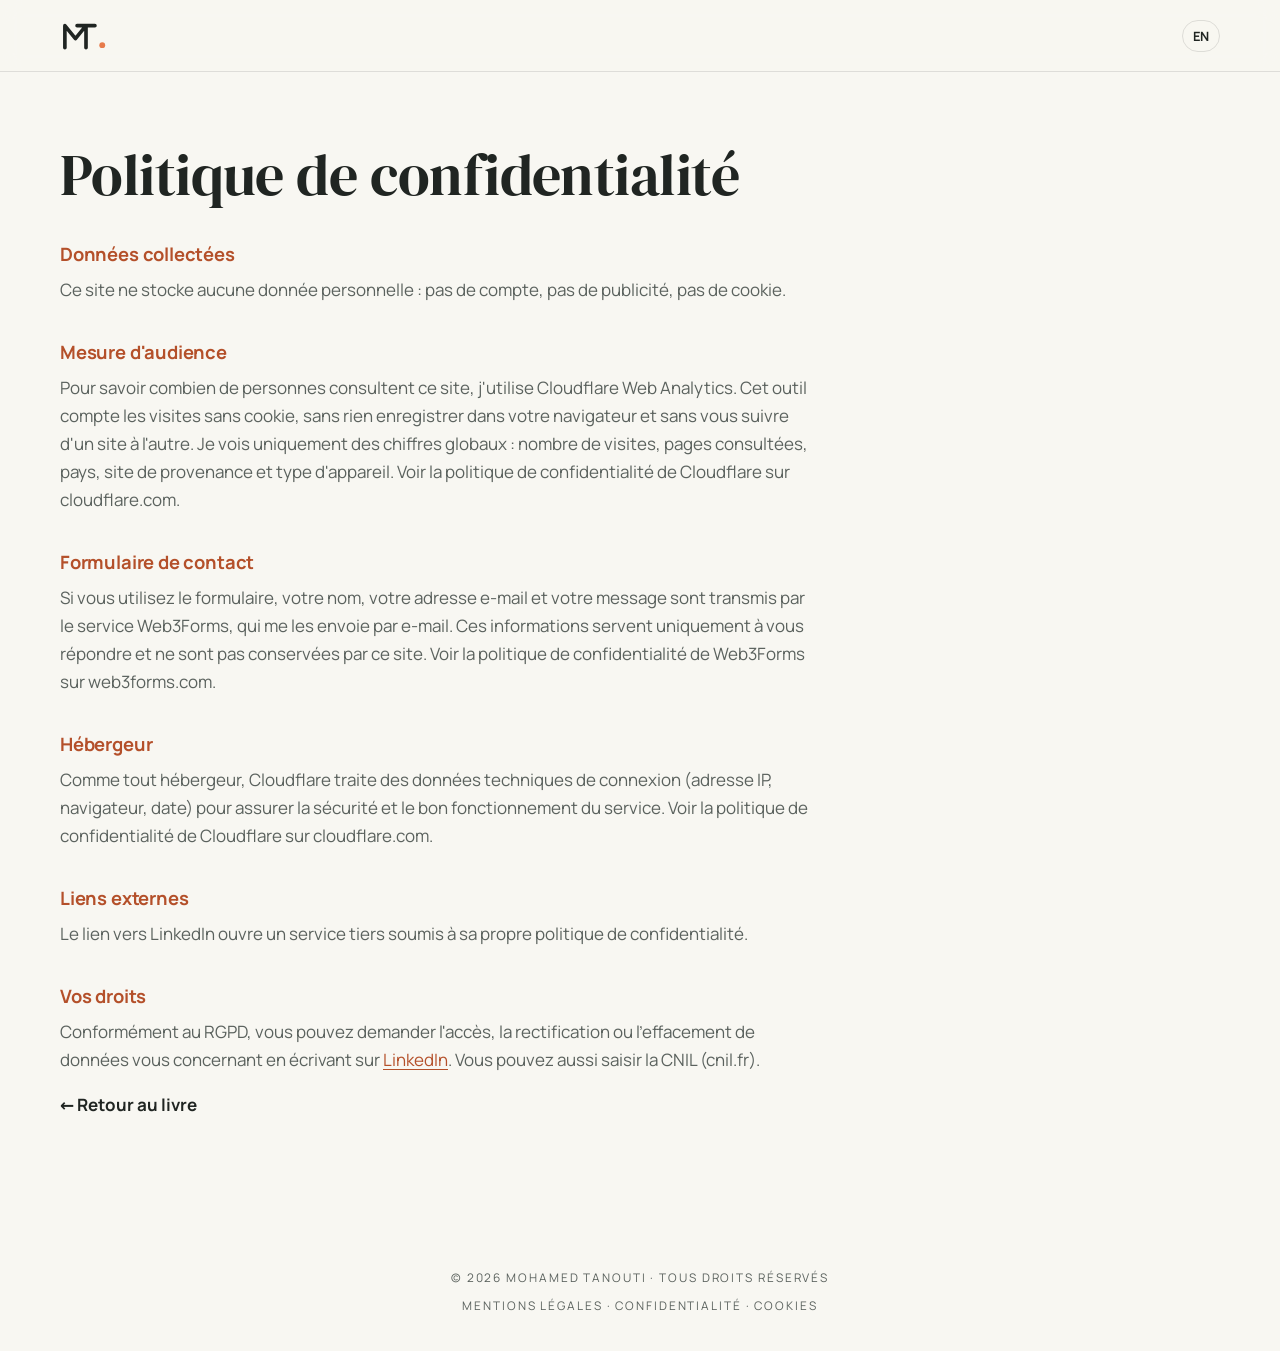
<file: confidentialite/index.html>
<!DOCTYPE html>
<html lang="fr">
<head>
  <meta charset="utf-8">
  <meta name="viewport" content="width=device-width, initial-scale=1">
  <title>Politique de confidentialité — Mohamed Tanouti</title>
  <meta name="robots" content="noindex">
  <link rel="canonical" href="https://les-experiences-de-mohamed-tanouti.pages.dev/confidentialite/">
  <link rel="alternate" hreflang="fr" href="https://les-experiences-de-mohamed-tanouti.pages.dev/confidentialite/">
  <link rel="alternate" hreflang="en" href="https://les-experiences-de-mohamed-tanouti.pages.dev/en/privacy/">
  <meta name="theme-color" content="#F8F7F2">
  <link rel="stylesheet" href="/nd.css?v=3">
  <link rel="icon" href="/favicon.svg" type="image/svg+xml">
</head>
<body>
  <header class="tete">
    <a class="mt" href="/" aria-label="Retour au livre"><svg viewBox="0 0 64 40" aria-hidden="true"><path class="mt__trait" d="M6 34V7l13 16L32 7v27M21 7h22"/><circle class="mt__point" cx="52" cy="31" r="3.6"/></svg></a>
    <nav class="tete__liens" aria-label="Langue">
      <a href="/en/privacy/" hreflang="en" lang="en" class="langue" aria-label="English version">EN</a>
    </nav>
  </header>
  <main class="page-simple">
    <div class="legal">
      <h1>Politique de confidentialité</h1>
        <h2>Données collectées</h2>
        <p>Ce site ne stocke aucune donnée personnelle : pas de compte, pas de publicité, pas de cookie.</p>
        <h2>Mesure d'audience</h2>
        <p>Pour savoir combien de personnes consultent ce site, j'utilise Cloudflare Web Analytics. Cet outil compte les visites sans cookie, sans rien enregistrer dans votre navigateur et sans vous suivre d'un site à l'autre. Je vois uniquement des chiffres globaux : nombre de visites, pages consultées, pays, site de provenance et type d'appareil. Voir la politique de confidentialité de Cloudflare sur cloudflare.com.</p>
        <h2>Formulaire de contact</h2>
        <p>Si vous utilisez le formulaire, votre nom, votre adresse e-mail et votre message sont transmis par le service Web3Forms, qui me les envoie par e-mail. Ces informations servent uniquement à vous répondre et ne sont pas conservées par ce site. Voir la politique de confidentialité de Web3Forms sur web3forms.com.</p>
        <h2>Hébergeur</h2>
        <p>Comme tout hébergeur, Cloudflare traite des données techniques de connexion (adresse IP, navigateur, date) pour assurer la sécurité et le bon fonctionnement du service. Voir la politique de confidentialité de Cloudflare sur cloudflare.com.</p>
        <h2>Liens externes</h2>
        <p>Le lien vers LinkedIn ouvre un service tiers soumis à sa propre politique de confidentialité.</p>
        <h2>Vos droits</h2>
        <p>Conformément au RGPD, vous pouvez demander l'accès, la rectification ou l'effacement de données vous concernant en écrivant sur <a href="https://www.linkedin.com/in/mohamed-t-906a33336" rel="noopener">LinkedIn</a>. Vous pouvez aussi saisir la CNIL (cnil.fr).</p>
      <p><a class="lien" href="/">← Retour au livre</a></p>
    </div>
  </main>
  <footer class="pied">
    <p>© 2026 Mohamed Tanouti · Tous droits réservés</p>
    <nav class="pied__liens" aria-label="Informations légales">
      <a href="/mentions-legales/">Mentions légales</a><span aria-hidden="true"> · </span><a href="/confidentialite/">Confidentialité</a><span aria-hidden="true"> · </span><a href="/cookies/">Cookies</a>
    </nav>
  </footer>
</body>
</html>
</file>
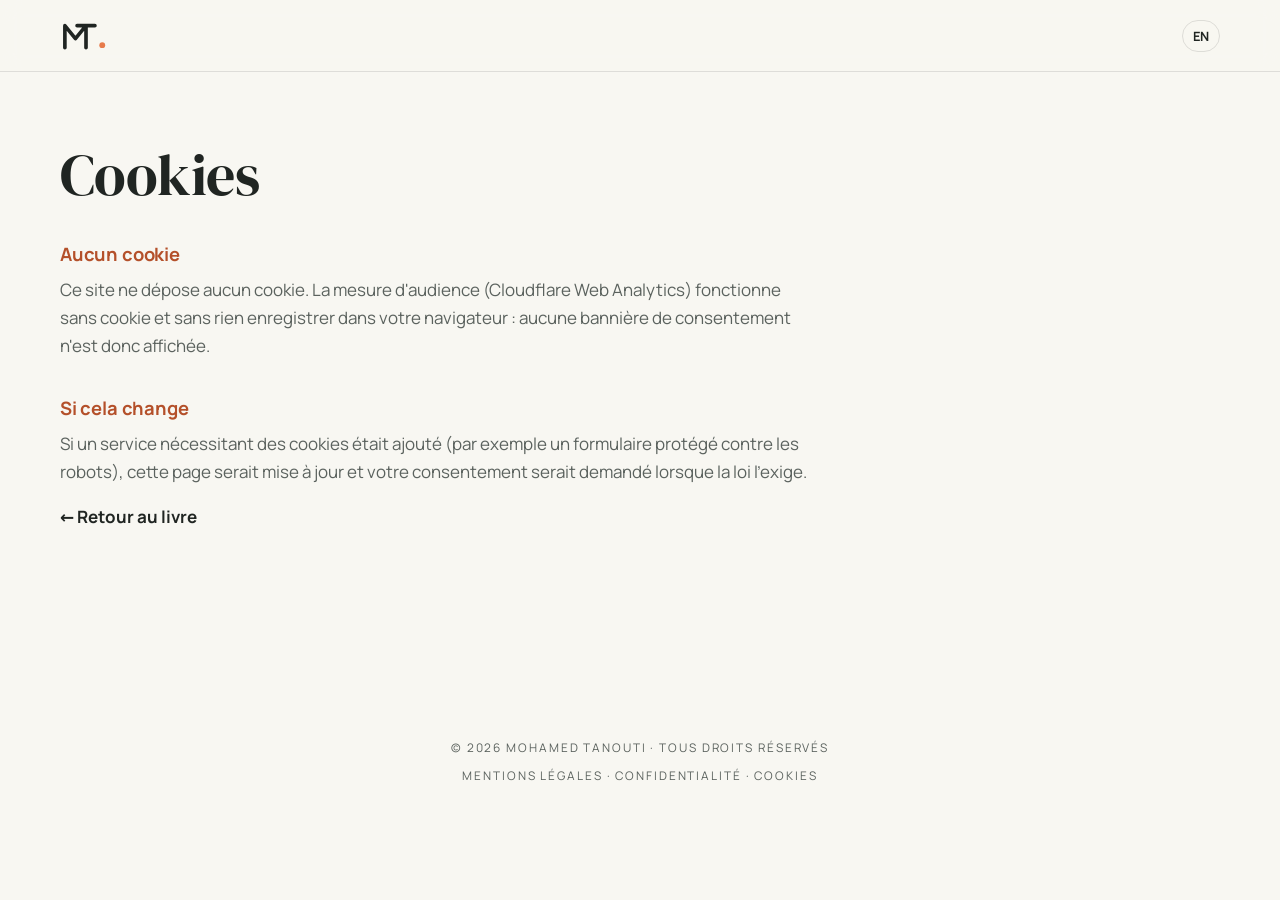
<file: cookies/index.html>
<!DOCTYPE html>
<html lang="fr">
<head>
  <meta charset="utf-8">
  <meta name="viewport" content="width=device-width, initial-scale=1">
  <title>Cookies — Mohamed Tanouti</title>
  <meta name="robots" content="noindex">
  <link rel="canonical" href="https://les-experiences-de-mohamed-tanouti.pages.dev/cookies/">
  <link rel="alternate" hreflang="fr" href="https://les-experiences-de-mohamed-tanouti.pages.dev/cookies/">
  <link rel="alternate" hreflang="en" href="https://les-experiences-de-mohamed-tanouti.pages.dev/en/cookies/">
  <meta name="theme-color" content="#F8F7F2">
  <link rel="stylesheet" href="/nd.css?v=3">
  <link rel="icon" href="/favicon.svg" type="image/svg+xml">
</head>
<body>
  <header class="tete">
    <a class="mt" href="/" aria-label="Retour au livre"><svg viewBox="0 0 64 40" aria-hidden="true"><path class="mt__trait" d="M6 34V7l13 16L32 7v27M21 7h22"/><circle class="mt__point" cx="52" cy="31" r="3.6"/></svg></a>
    <nav class="tete__liens" aria-label="Langue">
      <a href="/en/cookies/" hreflang="en" lang="en" class="langue" aria-label="English version">EN</a>
    </nav>
  </header>
  <main class="page-simple">
    <div class="legal">
      <h1>Cookies</h1>
        <h2>Aucun cookie</h2>
        <p>Ce site ne dépose aucun cookie. La mesure d'audience (Cloudflare Web Analytics) fonctionne sans cookie et sans rien enregistrer dans votre navigateur : aucune bannière de consentement n'est donc affichée.</p>
        <h2>Si cela change</h2>
        <p>Si un service nécessitant des cookies était ajouté (par exemple un formulaire protégé contre les robots), cette page serait mise à jour et votre consentement serait demandé lorsque la loi l'exige.</p>
      <p><a class="lien" href="/">← Retour au livre</a></p>
    </div>
  </main>
  <footer class="pied">
    <p>© 2026 Mohamed Tanouti · Tous droits réservés</p>
    <nav class="pied__liens" aria-label="Informations légales">
      <a href="/mentions-legales/">Mentions légales</a><span aria-hidden="true"> · </span><a href="/confidentialite/">Confidentialité</a><span aria-hidden="true"> · </span><a href="/cookies/">Cookies</a>
    </nav>
  </footer>
</body>
</html>
</file>
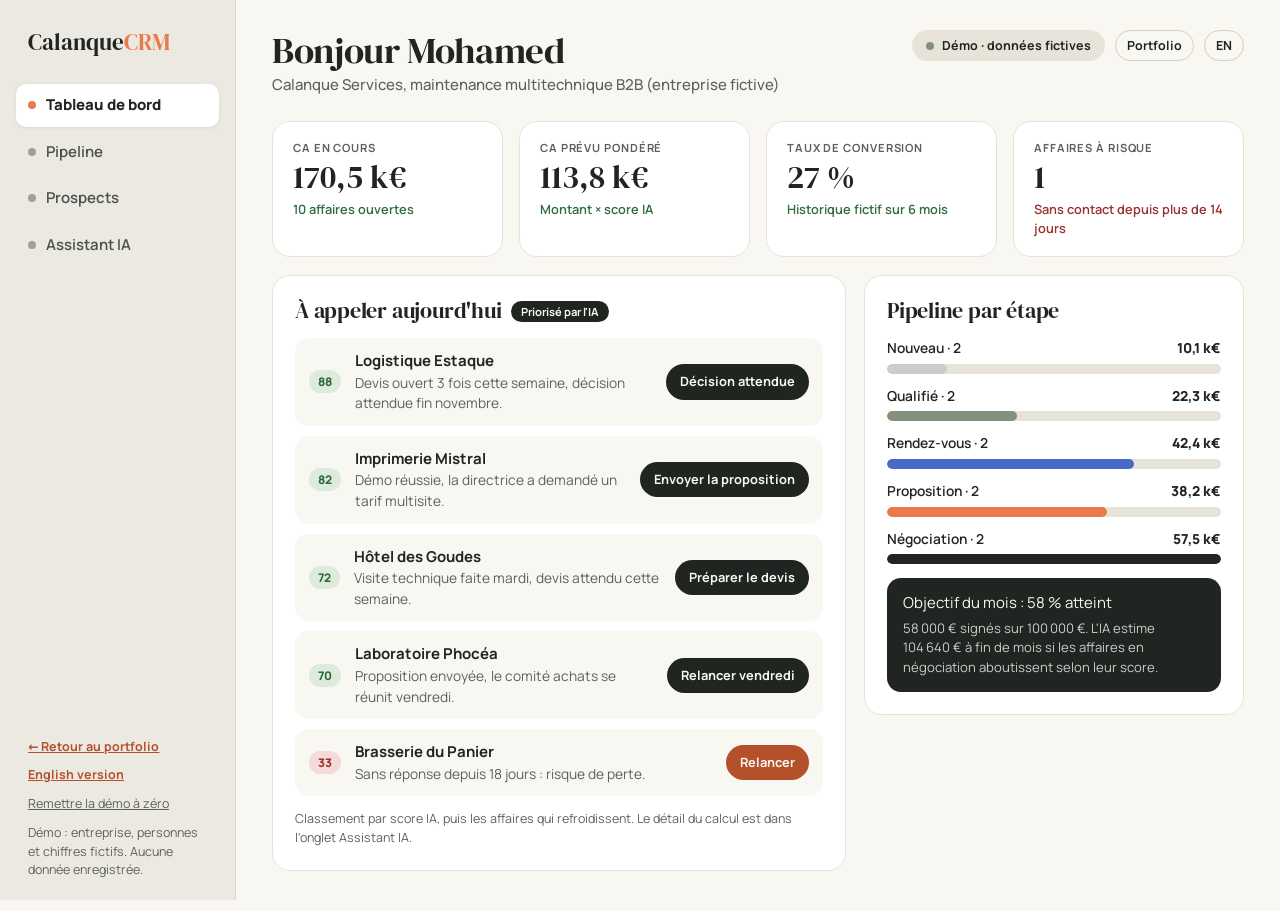
<file: crm/index.html>
<!DOCTYPE html>
<html lang="fr">
<head>
  <meta charset="utf-8">
  <meta name="viewport" content="width=device-width, initial-scale=1">
  <title>Calanque CRM — démo d'un CRM avec IA · Mohamed Tanouti</title>
  <meta name="description" content="Démonstration d'un CRM conçu par Mohamed Tanouti : pipeline commercial, fiches prospects, score IA expliqué et tableau de bord. Entreprise et données fictives.">
  <link rel="canonical" href="https://les-experiences-de-mohamed-tanouti.pages.dev/crm/">
  <link rel="alternate" hreflang="fr" href="https://les-experiences-de-mohamed-tanouti.pages.dev/crm/">
  <link rel="alternate" hreflang="en" href="https://les-experiences-de-mohamed-tanouti.pages.dev/en/crm/">
  <link rel="alternate" hreflang="x-default" href="https://les-experiences-de-mohamed-tanouti.pages.dev/crm/">
  <meta property="og:type" content="website">
  <meta property="og:title" content="Calanque CRM">
  <meta property="og:description" content="Démonstration d'un CRM conçu par Mohamed Tanouti : pipeline commercial, fiches prospects, score IA expliqué et tableau de bord. Entreprise et données fictives.">
  <meta property="og:url" content="https://les-experiences-de-mohamed-tanouti.pages.dev/crm/">
  <meta property="og:image" content="https://les-experiences-de-mohamed-tanouti.pages.dev/img/capture-crm.webp">
  <link rel="preload" href="/polices/manrope.woff2" as="font" type="font/woff2" crossorigin>
  <link rel="stylesheet" href="/crm/crm.css?v=2">
  <link rel="icon" href="/favicon.svg" type="image/svg+xml">
  <script src="/crm/crm.js?v=2" defer></script>
</head>
<body>
  <a class="evitement" href="#contenu">Aller au contenu</a>
  <div data-crm>
    <div class="sans-js">
      <h1>Calanque CRM</h1>
      <p>Cette démonstration de CRM a besoin de JavaScript. Le reste du portfolio fonctionne sans.</p>
      <p><a href="/#chapitre-6">← Retour au portfolio</a></p>
    </div>
  </div>
</body>
</html>
</file>
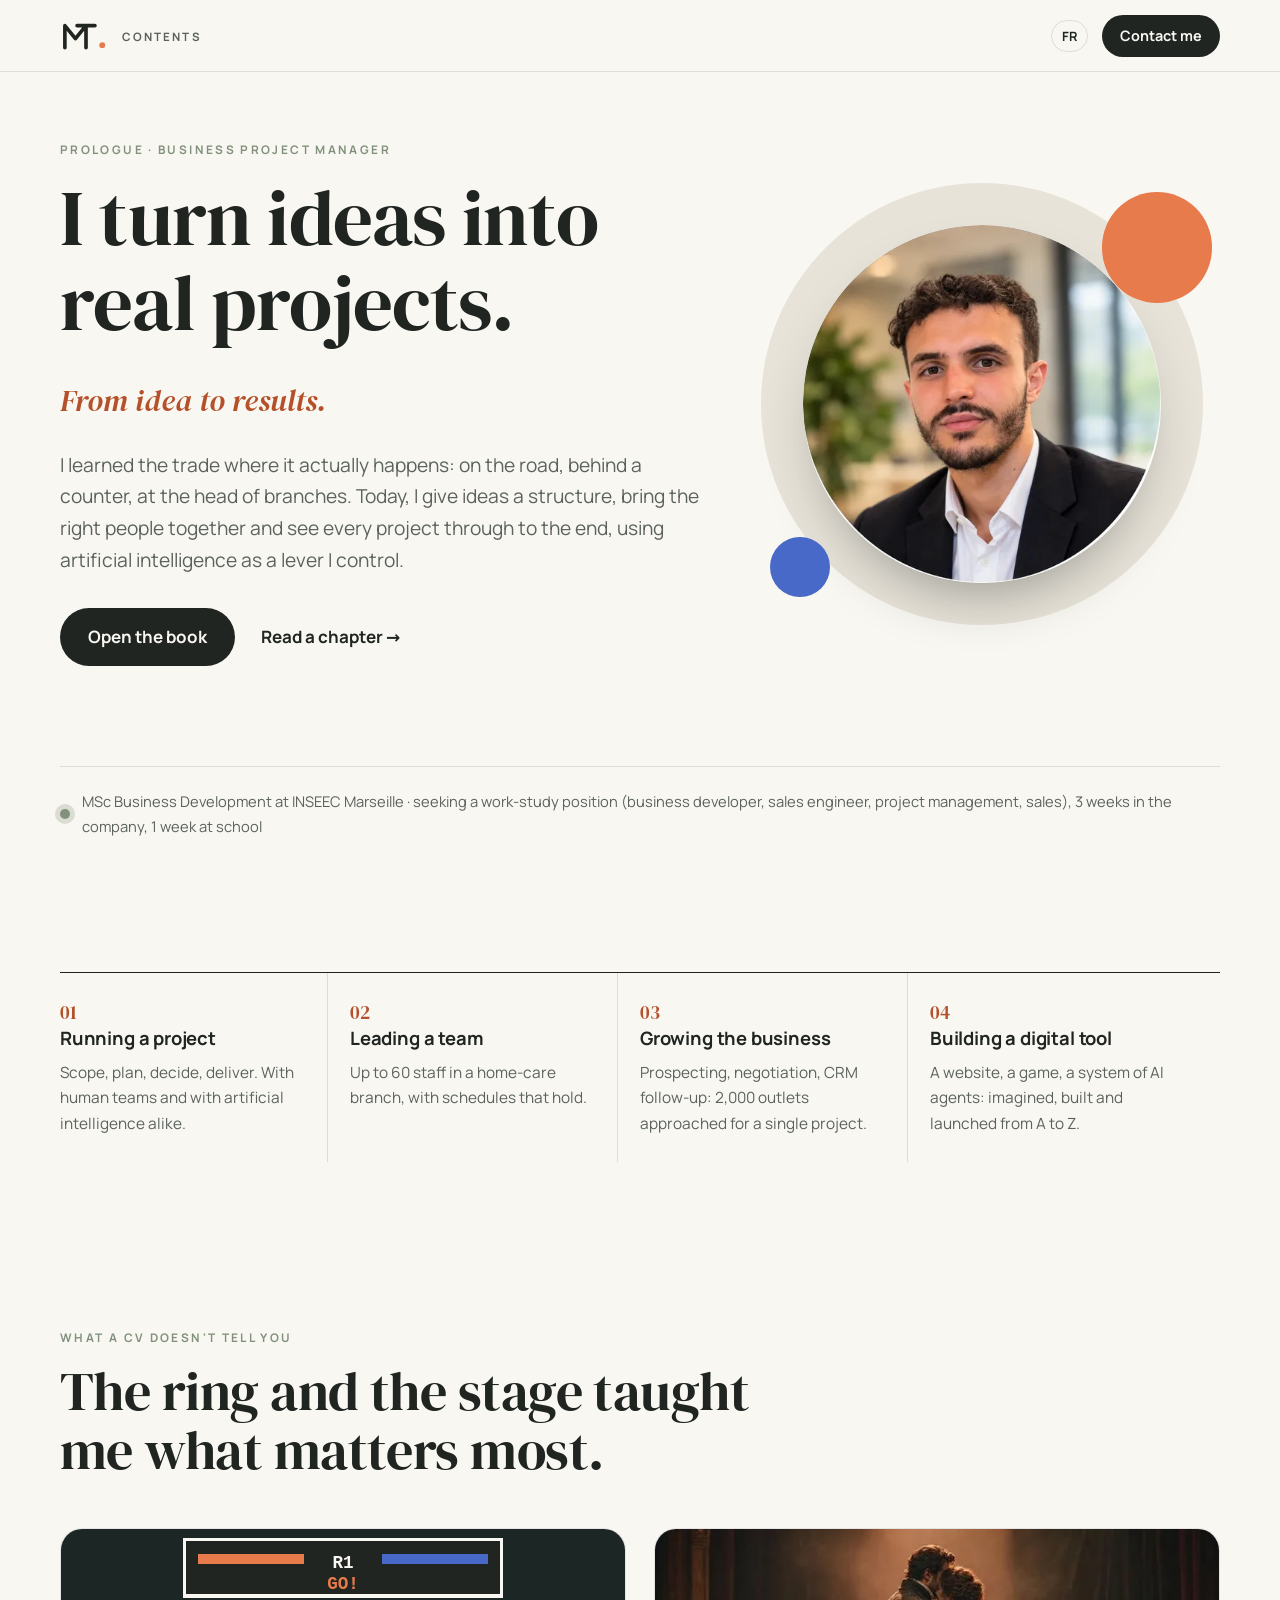
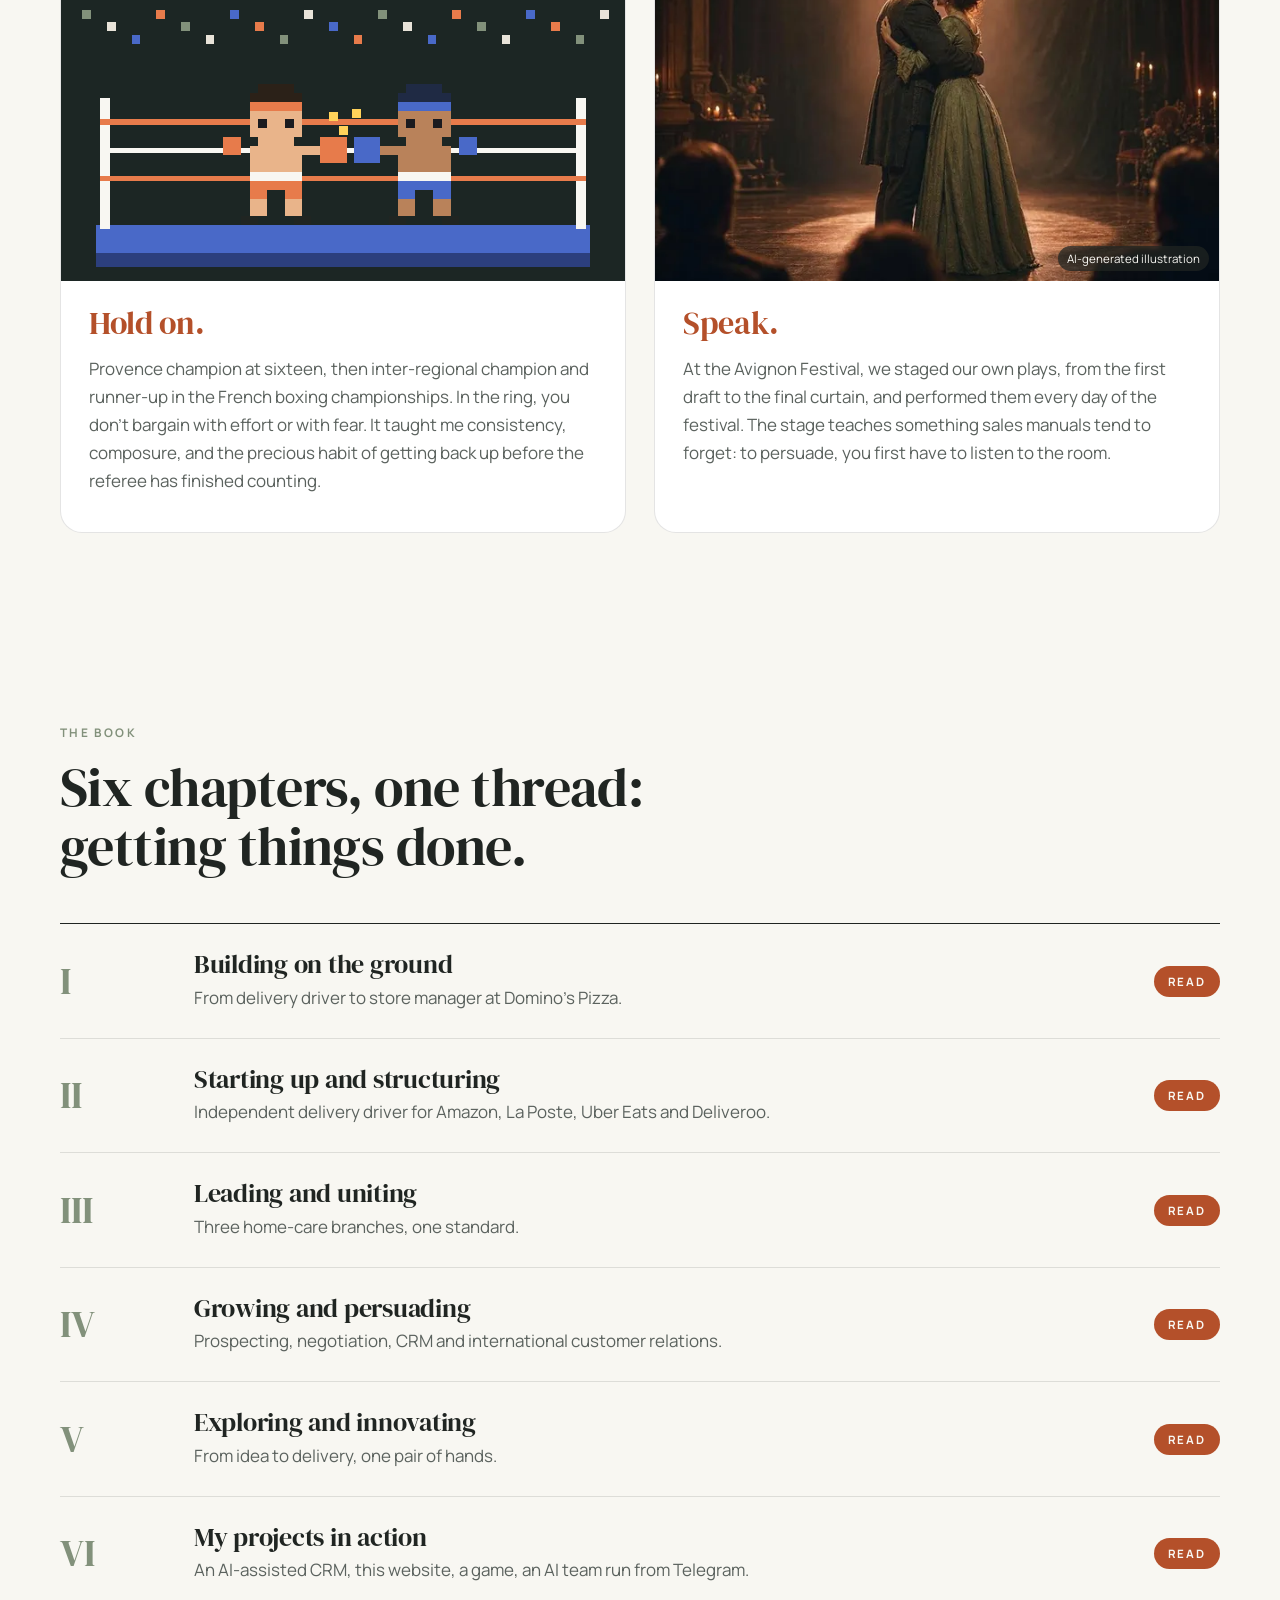
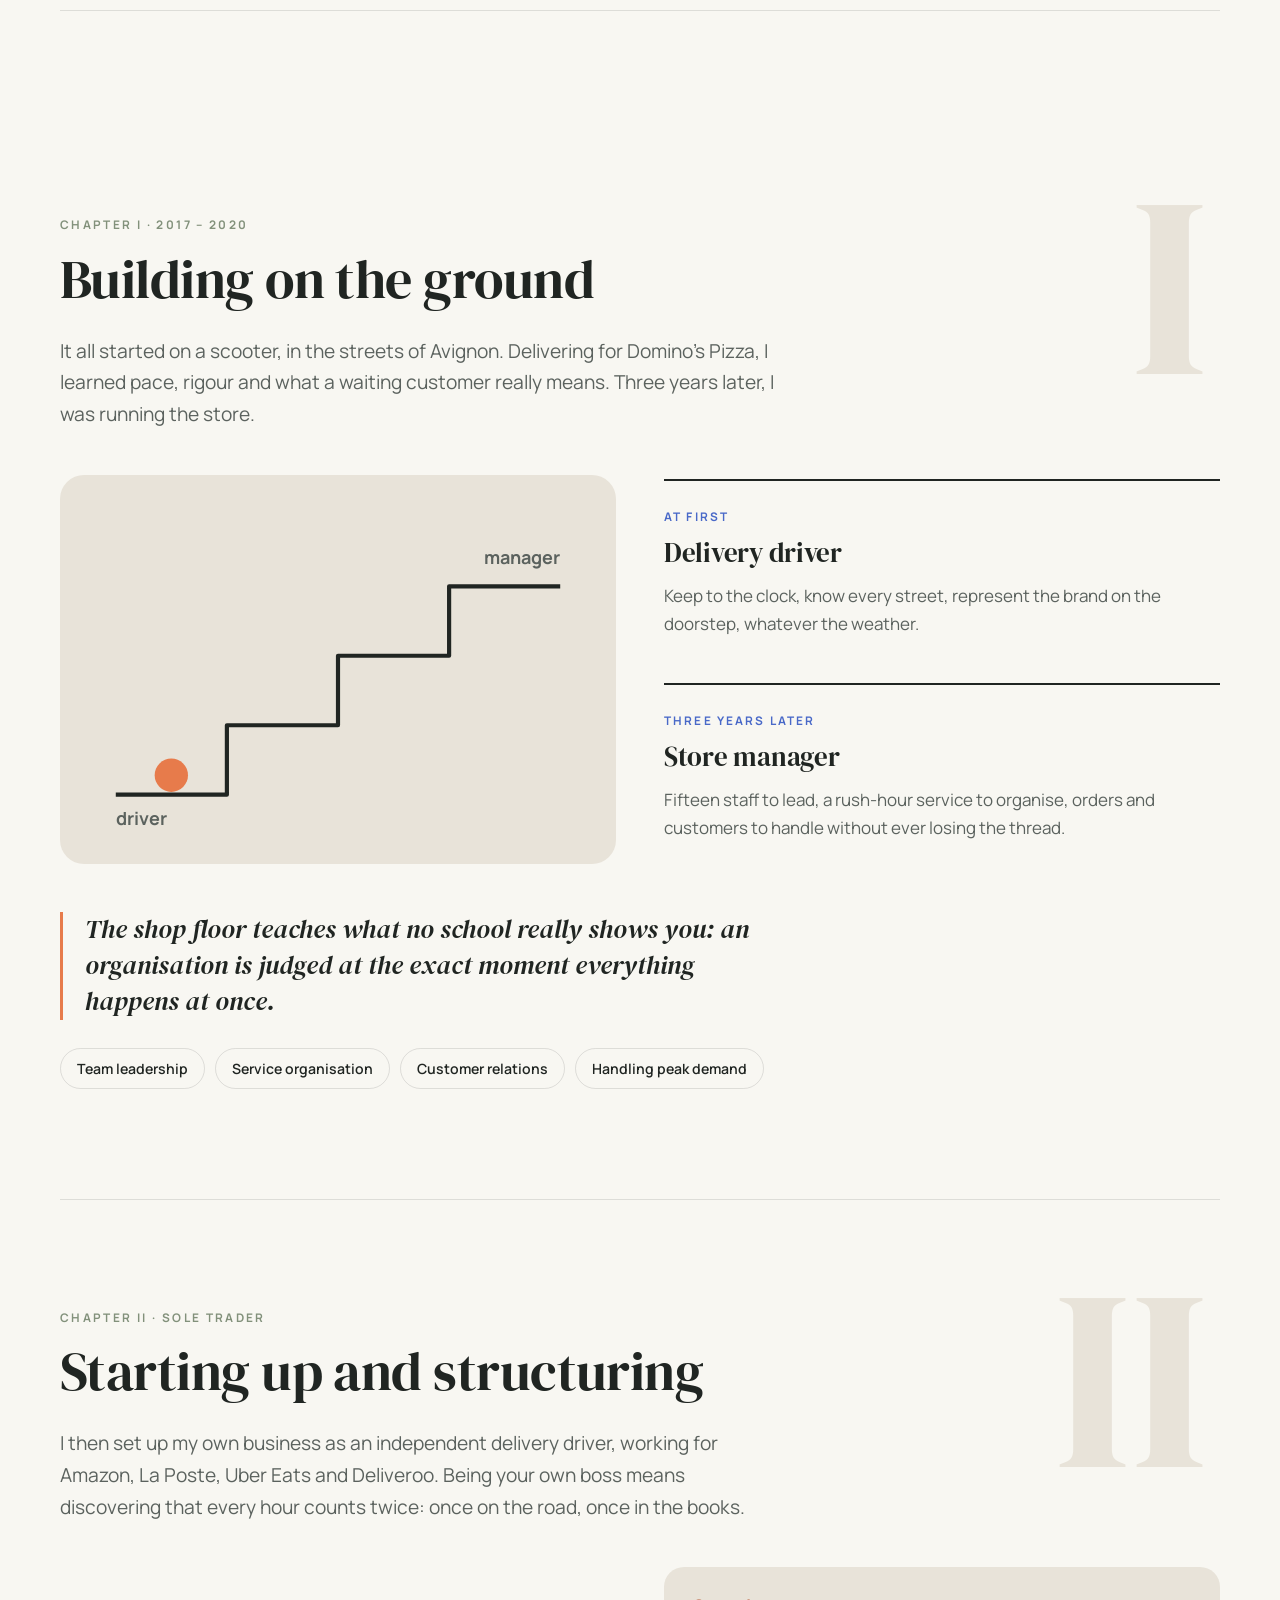
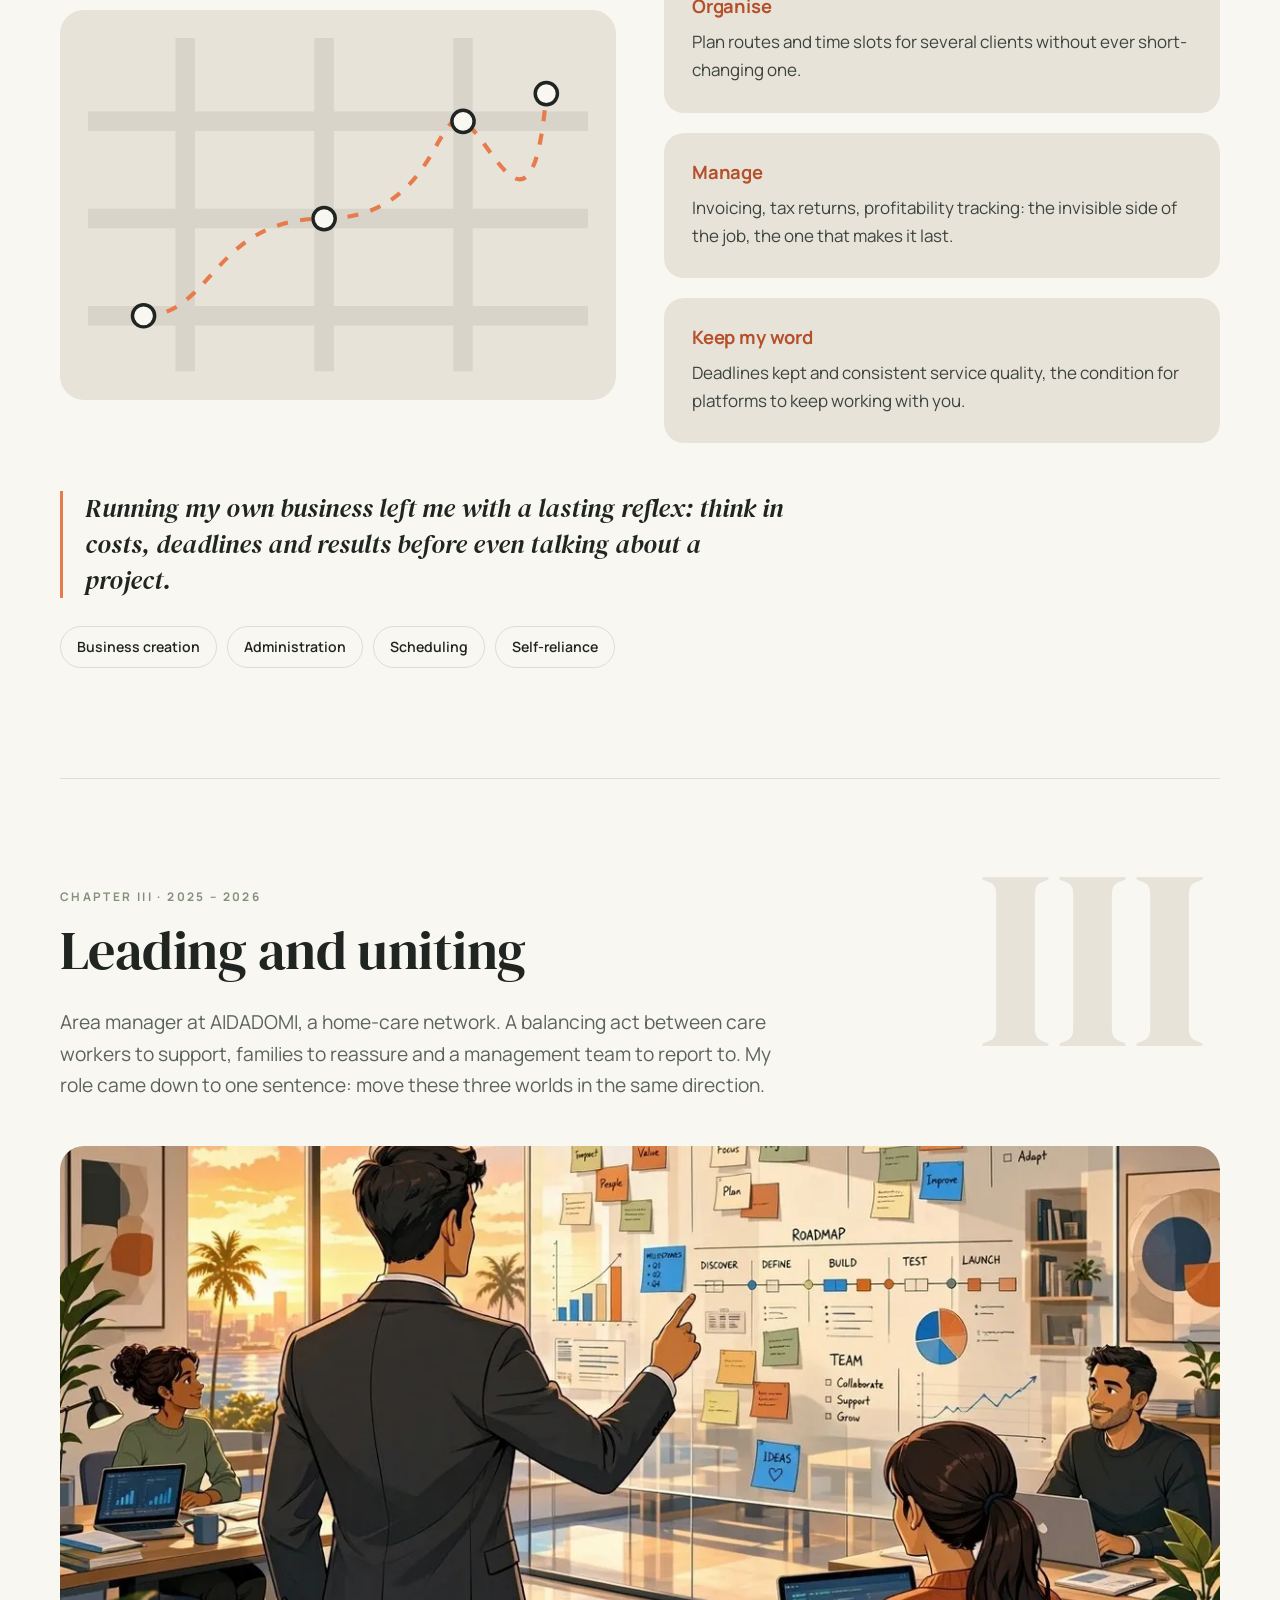
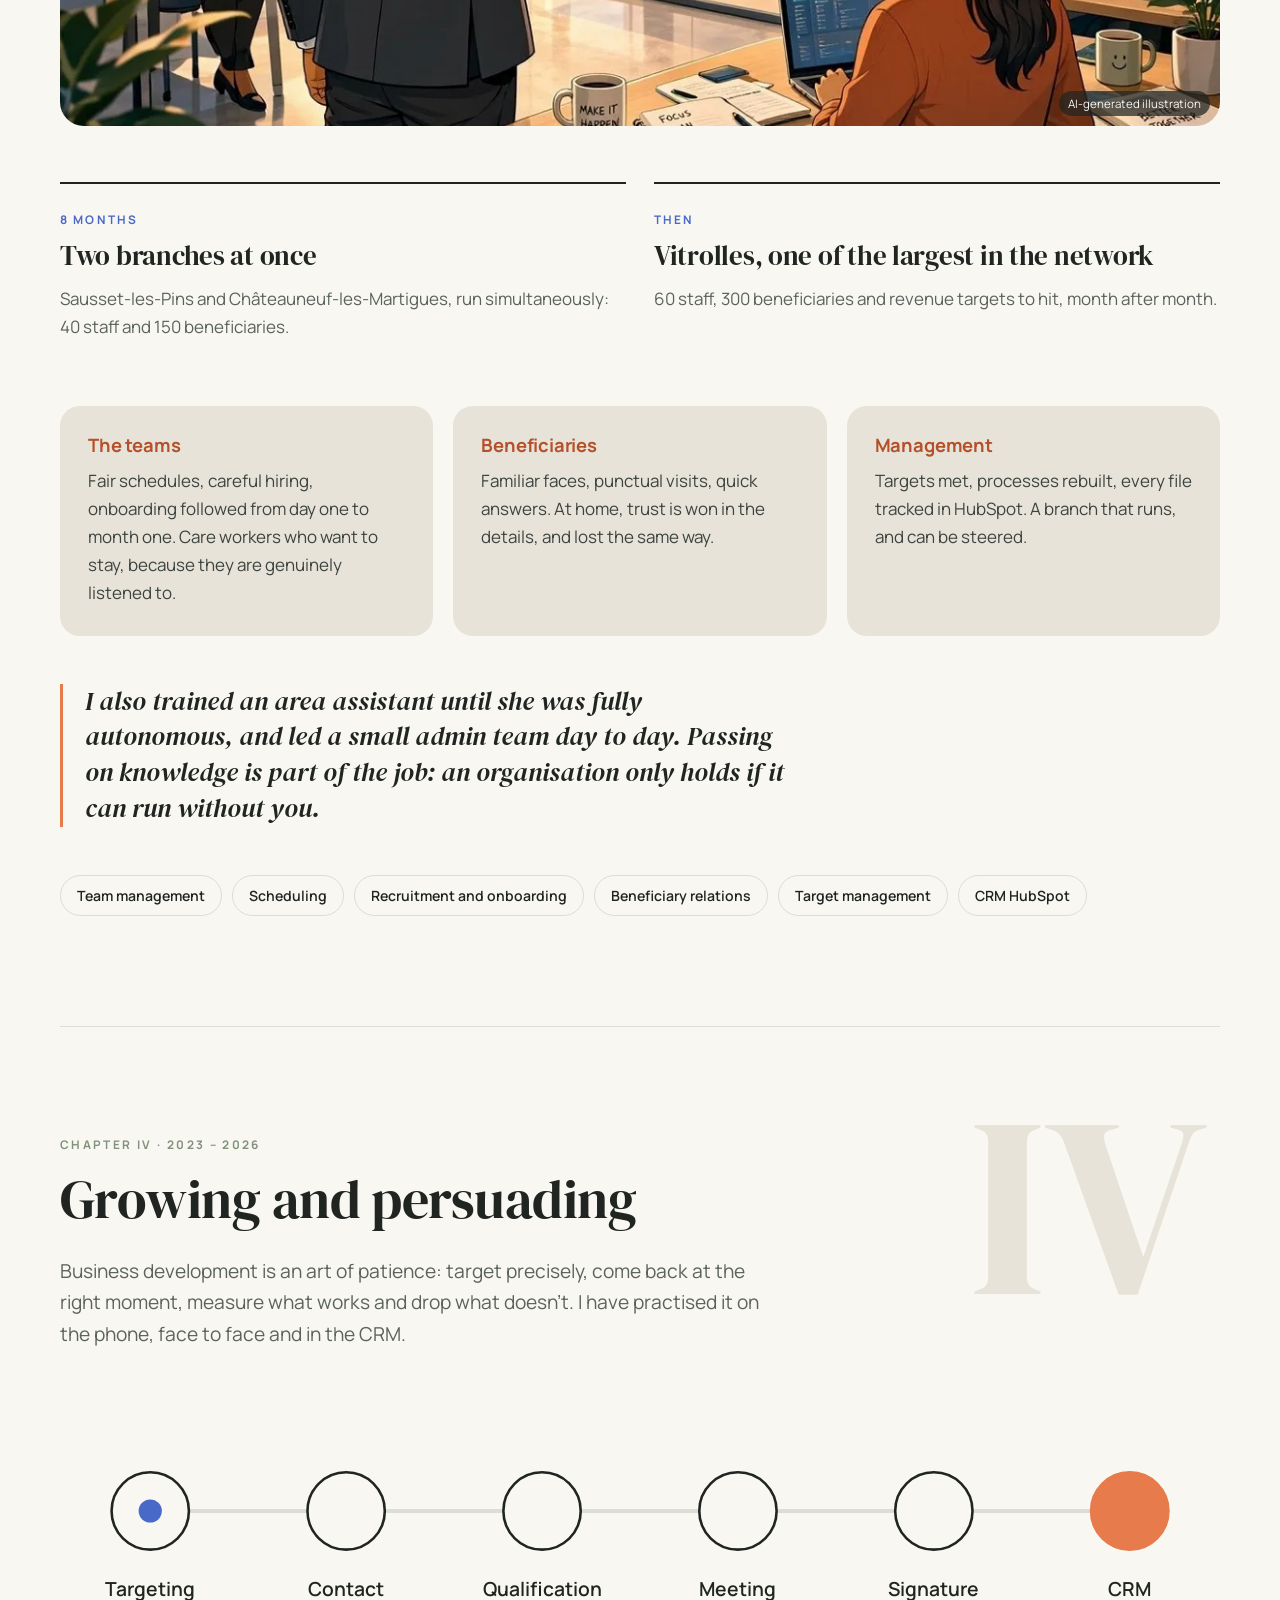
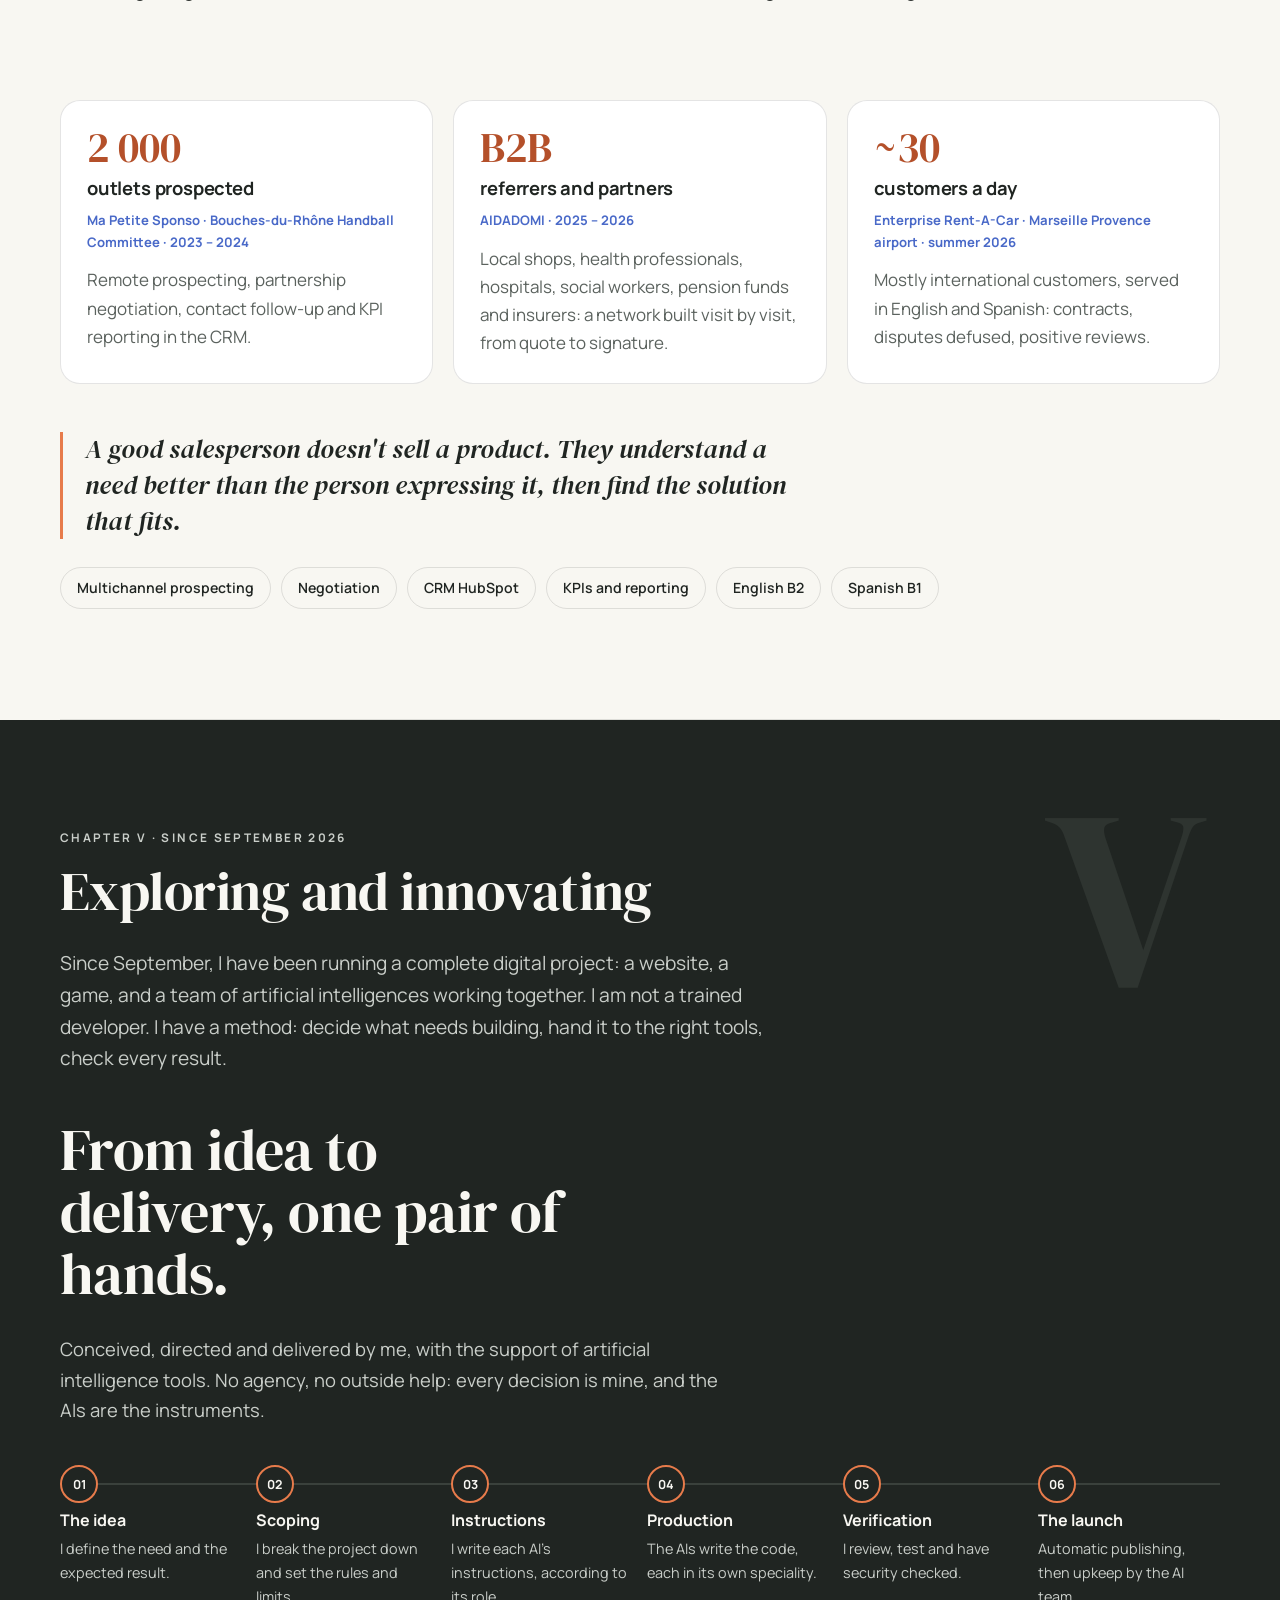
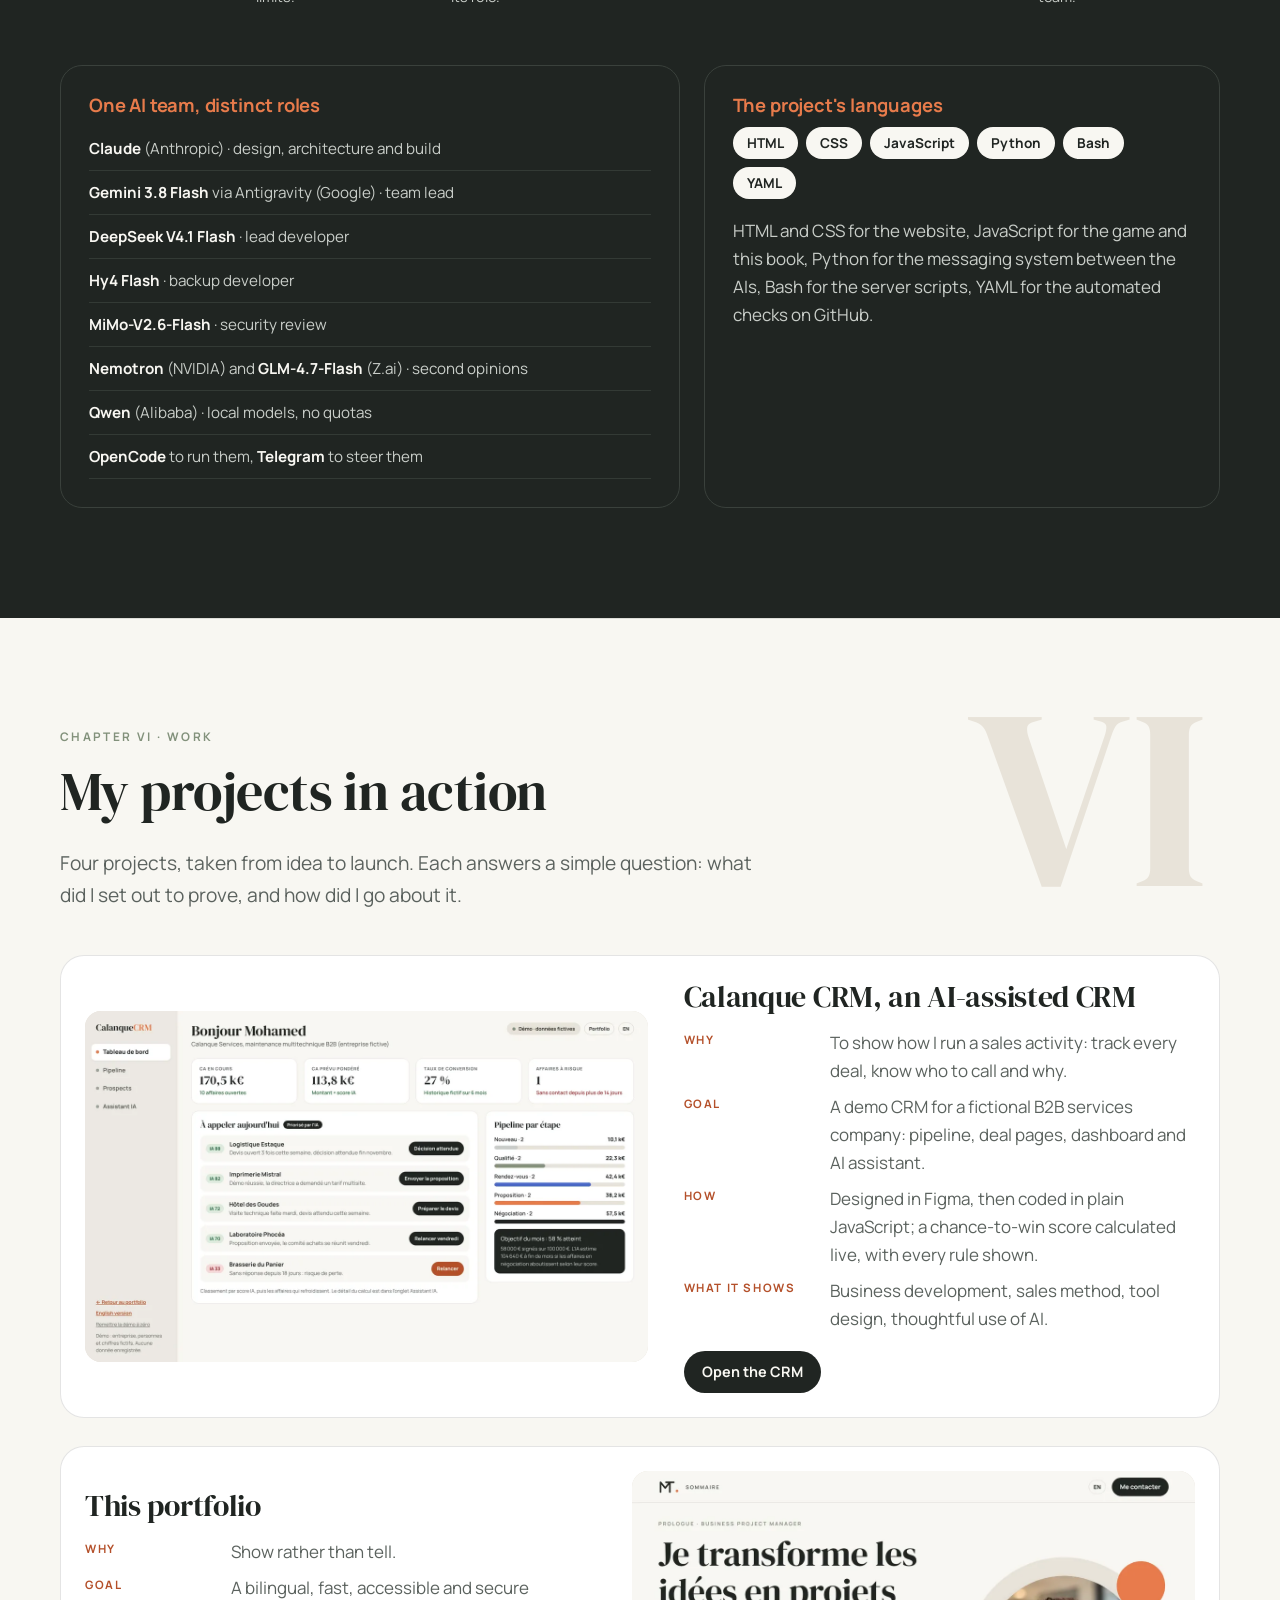
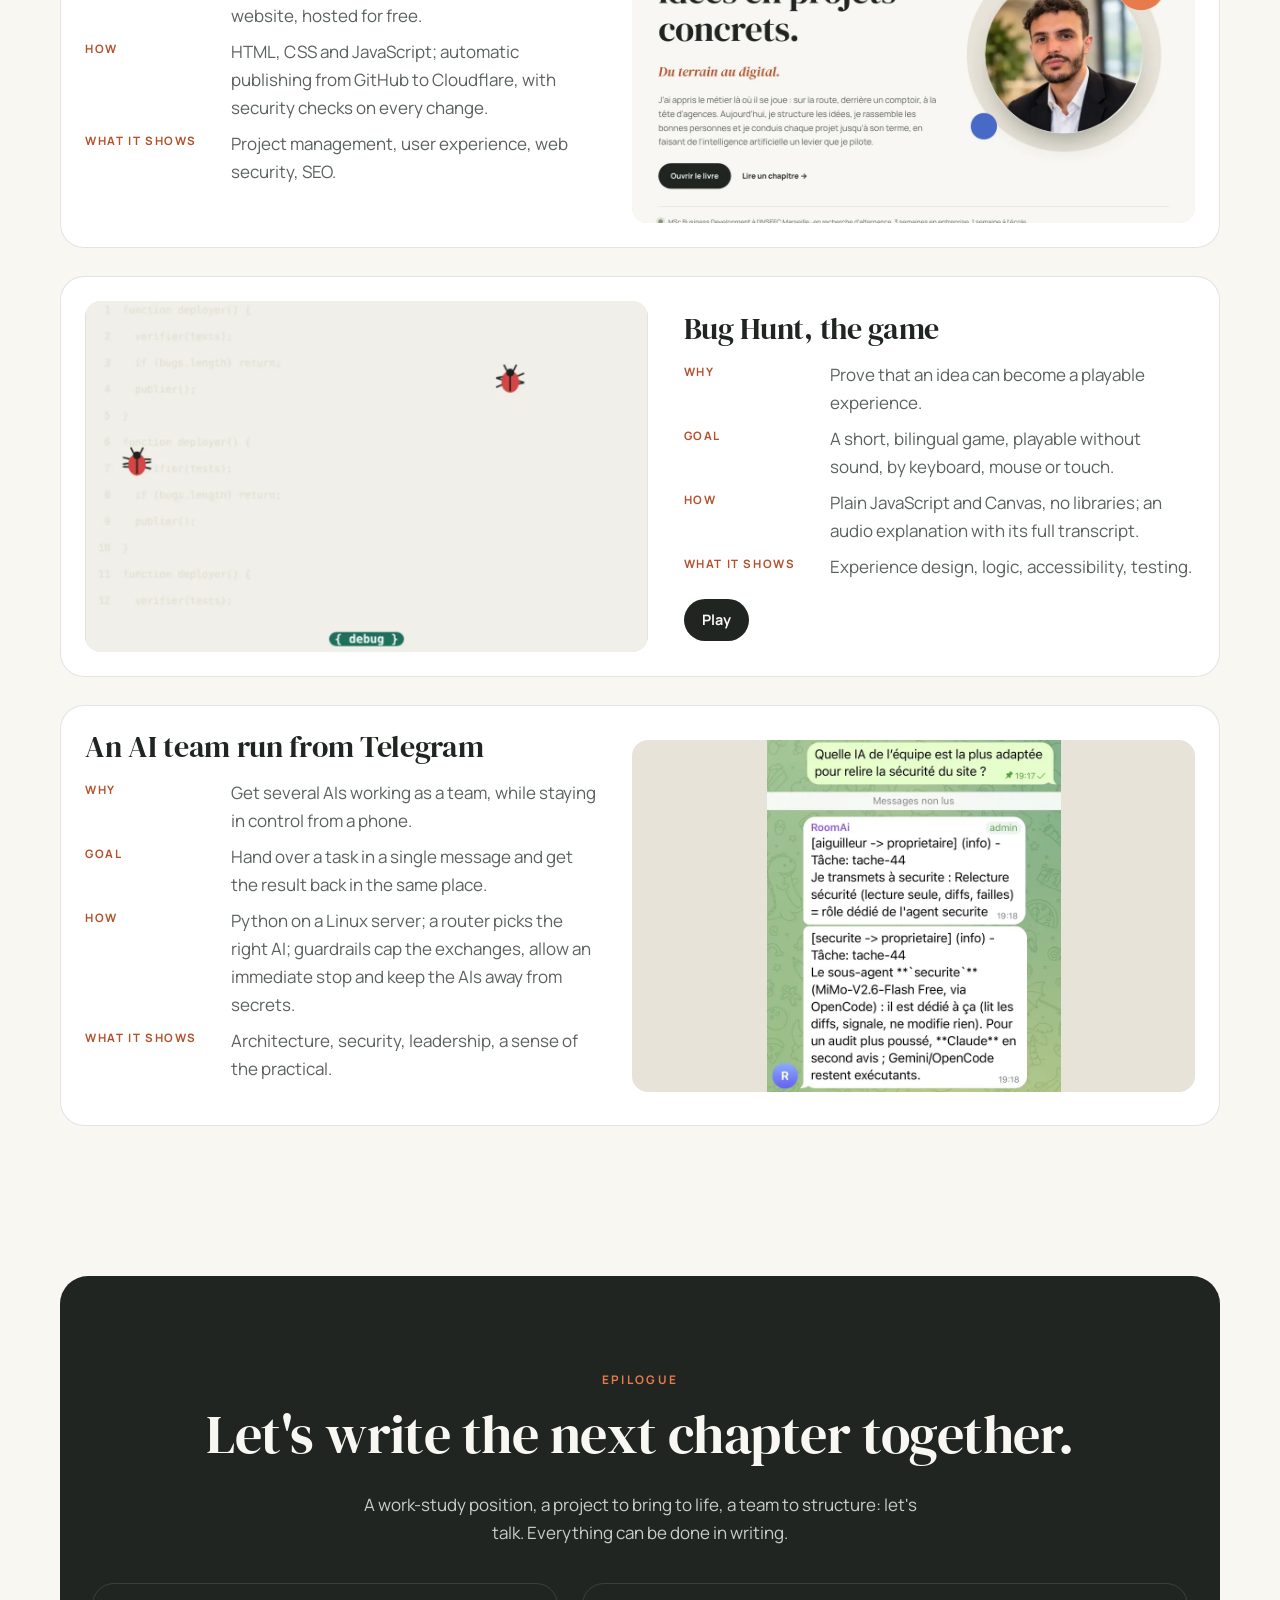
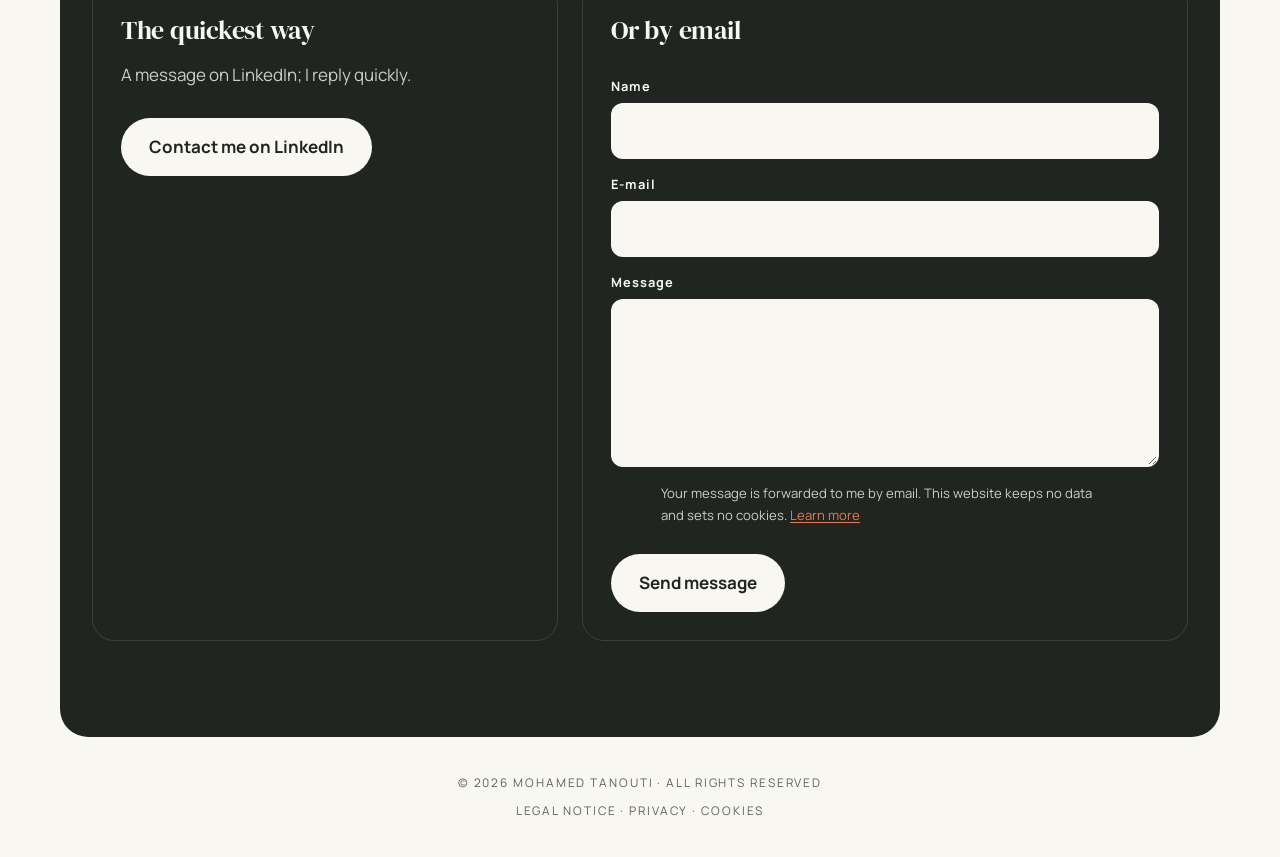
<file: en/index.html>
<!DOCTYPE html>
<html lang="en">
<head>
  <meta charset="utf-8">
  <meta name="viewport" content="width=device-width, initial-scale=1">
  <title>Mohamed Tanouti — Work-study business developer, sales engineer · Marseille</title>
  <meta name="description" content="Mohamed Tanouti, Business Project Manager seeking a work-study position in Marseille: business developer, sales engineer, project manager, sales. From idea to results: team management, business development, project management.">
  <link rel="canonical" href="https://les-experiences-de-mohamed-tanouti.pages.dev/en/">
  <link rel="alternate" hreflang="fr" href="https://les-experiences-de-mohamed-tanouti.pages.dev/">
  <link rel="alternate" hreflang="en" href="https://les-experiences-de-mohamed-tanouti.pages.dev/en/">
  <link rel="alternate" hreflang="x-default" href="https://les-experiences-de-mohamed-tanouti.pages.dev/">
  <meta property="og:type" content="profile">
  <meta property="og:locale" content="en_GB">
  <meta property="og:title" content="Mohamed Tanouti — Business Project Manager">
  <meta property="og:description" content="I turn ideas into real projects. From idea to results.">
  <meta property="og:url" content="https://les-experiences-de-mohamed-tanouti.pages.dev/en/">
  <meta property="og:image" content="https://les-experiences-de-mohamed-tanouti.pages.dev/img/portrait-800.webp">
  <meta name="theme-color" content="#F8F7F2">
  <link rel="preload" href="/polices/manrope.woff2" as="font" type="font/woff2" crossorigin>
  <link rel="preload" href="/polices/dm-serif-display.woff2" as="font" type="font/woff2" crossorigin>
  <link rel="stylesheet" href="/nd.css?v=3">
  <link rel="icon" href="/favicon.svg" type="image/svg+xml">
  <script src="/livre.js?v=3" defer></script>
</head>
<body>
  <a class="evitement" href="#contenu">Skip to content</a>
  <div class="progression" aria-hidden="true"></div>

  <header class="tete">
    <a class="mt" href="#table" data-ouvre-table aria-controls="table" aria-expanded="false" aria-label="Open the table of contents">
      <svg viewBox="0 0 64 40" aria-hidden="true"><path class="mt__trait" d="M6 34V7l13 16L32 7v27M21 7h22"/><circle class="mt__point" cx="52" cy="31" r="3.6"/></svg>
      <span class="mt__aide">Contents</span>
    </a>
    <nav class="tete__liens" aria-label="Shortcuts">
      <a href="/" hreflang="fr" lang="fr" class="langue" aria-label="Version française">FR</a>
      <a href="#epilogue" class="bouton bouton--petit">Contact me</a>
    </nav>
  </header>

  <nav id="table" class="table" aria-label="Table of contents" hidden>
    <div class="table__page">
      <p class="surtitre">Table of contents</p>
      <ol class="table__liste">
        <li><a href="#prologue"><span>Prologue</span>Who I am</a></li>
        <li><a href="#chapitre-1"><span>I</span>Building on the ground</a></li>
        <li><a href="#chapitre-2"><span>II</span>Starting up and structuring</a></li>
        <li><a href="#chapitre-3"><span>III</span>Leading and uniting</a></li>
        <li><a href="#chapitre-4"><span>IV</span>Growing and persuading</a></li>
        <li><a href="#chapitre-5"><span>V</span>Exploring and innovating</a></li>
        <li><a href="#chapitre-6"><span>VI</span>My projects in action</a></li>
        <li><a href="#epilogue"><span>Epilogue</span>Let's write the next chapter together</a></li>
      </ol>
      <button type="button" class="table__fermer" data-ferme-table>Close</button>
    </div>
  </nav>

  <main id="contenu">

    <!-- PROLOGUE -->
    <section id="prologue" class="prologue" aria-labelledby="titre-prologue">
      <div class="prologue__texte">
        <p class="surtitre">Prologue · Business Project Manager</p>
        <h1 id="titre-prologue">I turn ideas into real projects.</h1>
        <p class="signature">From idea to results.</p>
        <p class="chapo">I learned the trade where it actually happens: on the road, behind a counter, at the head of branches. Today, I give ideas a structure, bring the right people together and see every project through to the end, using artificial intelligence as a lever I control.</p>
        <div class="actions">
          <a class="bouton" href="#chapitres">Open the book</a>
          <a class="lien" href="#chapitre-3">Read a chapter →</a>
        </div>
      </div>
      <div class="prologue__visuel">
        <span class="forme forme--sable" data-profondeur="18" aria-hidden="true"></span>
        <span class="forme forme--terre" data-profondeur="-26" aria-hidden="true"></span>
        <span class="forme forme--bleu" data-profondeur="34" aria-hidden="true"></span>
        <img class="portrait" src="/img/portrait-800.webp" srcset="/img/portrait-480.webp 480w, /img/portrait-800.webp 800w" sizes="(max-width: 760px) 70vw, 420px" width="800" height="800" alt="Portrait of Mohamed Tanouti in a dark jacket and white shirt" fetchpriority="high">
      </div>
      <p class="prologue__statut"><span class="pastille" aria-hidden="true"></span>MSc Business Development at INSEEC Marseille · seeking a work-study position (business developer, sales engineer, project management, sales), 3 weeks in the company, 1 week at school</p>
    </section>

    <!-- SAVOIR-FAIRE -->
    <section class="savoir" aria-labelledby="titre-savoir">
      <h2 id="titre-savoir" class="visuellement-cache">What I can do</h2>
      <ul class="savoir__liste">
        <li data-revele><span class="savoir__num">01</span><h3>Running a project</h3><p>Scope, plan, decide, deliver. With human teams and with artificial intelligence alike.</p></li>
        <li data-revele><span class="savoir__num">02</span><h3>Leading a team</h3><p>Up to 60 staff in a home-care branch, with schedules that hold.</p></li>
        <li data-revele><span class="savoir__num">03</span><h3>Growing the business</h3><p>Prospecting, negotiation, CRM follow-up: 2,000 outlets approached for a single project.</p></li>
        <li data-revele><span class="savoir__num">04</span><h3>Building a digital tool</h3><p>A website, a game, a system of AI agents: imagined, built and launched from A to Z.</p></li>
      </ul>
    </section>

    <!-- PERSONNALITÉ -->
    <section class="personnalite" aria-labelledby="titre-perso">
      <div class="entete-section" data-revele>
        <p class="surtitre">What a CV doesn't tell you</p>
        <h2 id="titre-perso">The ring and the stage taught me what matters most.</h2>
      </div>
      <div class="perso">
        <article class="perso__carte" data-revele>
          <div class="perso__media perso__media--boxe" data-anime><svg class="boxe8" viewBox="0 0 320 200" role="img" aria-label="Pixel-art animation in the style of a 1980s video game: two boxers trade punches in a ring beneath a scoreboard">
  <rect class="boxe8__fond" width="320" height="200"/>
  <g class="boxe8__foule"><rect x="12" y="46" width="5" height="5" fill="#82917B"/><rect x="26" y="53" width="5" height="5" fill="#E8E3D9"/><rect x="40" y="60" width="5" height="5" fill="#4969C8"/><rect x="54" y="46" width="5" height="5" fill="#E77B4B"/><rect x="68" y="53" width="5" height="5" fill="#82917B"/><rect x="82" y="60" width="5" height="5" fill="#E8E3D9"/><rect x="96" y="46" width="5" height="5" fill="#4969C8"/><rect x="110" y="53" width="5" height="5" fill="#E77B4B"/><rect x="124" y="60" width="5" height="5" fill="#82917B"/><rect x="138" y="46" width="5" height="5" fill="#E8E3D9"/><rect x="152" y="53" width="5" height="5" fill="#4969C8"/><rect x="166" y="60" width="5" height="5" fill="#E77B4B"/><rect x="180" y="46" width="5" height="5" fill="#82917B"/><rect x="194" y="53" width="5" height="5" fill="#E8E3D9"/><rect x="208" y="60" width="5" height="5" fill="#4969C8"/><rect x="222" y="46" width="5" height="5" fill="#E77B4B"/><rect x="236" y="53" width="5" height="5" fill="#82917B"/><rect x="250" y="60" width="5" height="5" fill="#E8E3D9"/><rect x="264" y="46" width="5" height="5" fill="#4969C8"/><rect x="278" y="53" width="5" height="5" fill="#E77B4B"/><rect x="292" y="60" width="5" height="5" fill="#82917B"/><rect x="306" y="46" width="5" height="5" fill="#E8E3D9"/></g>
  <g class="boxe8__score">
    <rect x="70" y="6" width="180" height="32" fill="#202522" stroke="#F8F7F2" stroke-width="2"/>
    <rect x="78" y="14" width="60" height="6" fill="#3a3f3c"/><rect class="vie vie--a" x="78" y="14" width="60" height="6" fill="#E77B4B"/>
    <rect x="182" y="14" width="60" height="6" fill="#3a3f3c"/><rect class="vie vie--b" x="182" y="14" width="60" height="6" fill="#4969C8"/>
    <text x="160" y="22" class="boxe8__round">R1</text>
    <text x="160" y="34" class="boxe8__chrono">GO!</text>
  </g>
  <g class="boxe8__ring">
    <rect x="20" y="168" width="280" height="16" fill="#4969C8"/>
    <rect x="20" y="184" width="280" height="8" fill="#2c3f7d"/>
    <rect x="22" y="96" width="6" height="74" fill="#F8F7F2"/><rect x="292" y="96" width="6" height="74" fill="#F8F7F2"/>
    <rect x="22" y="108" width="276" height="3" fill="#E77B4B"/><rect x="22" y="124" width="276" height="3" fill="#F8F7F2"/><rect x="22" y="140" width="276" height="3" fill="#E77B4B"/>
  </g>
  <g class="pix pix--a"><rect x="112" y="88" width="5" height="5" fill="#2b2118"/><rect x="117" y="88" width="5" height="5" fill="#2b2118"/><rect x="122" y="88" width="5" height="5" fill="#2b2118"/><rect x="127" y="88" width="5" height="5" fill="#2b2118"/><rect x="107" y="93" width="5" height="5" fill="#2b2118"/><rect x="112" y="93" width="5" height="5" fill="#2b2118"/><rect x="117" y="93" width="5" height="5" fill="#2b2118"/><rect x="122" y="93" width="5" height="5" fill="#2b2118"/><rect x="127" y="93" width="5" height="5" fill="#2b2118"/><rect x="132" y="93" width="5" height="5" fill="#2b2118"/><rect x="107" y="98" width="5" height="5" fill="#E77B4B"/><rect x="112" y="98" width="5" height="5" fill="#E77B4B"/><rect x="117" y="98" width="5" height="5" fill="#E77B4B"/><rect x="122" y="98" width="5" height="5" fill="#E77B4B"/><rect x="127" y="98" width="5" height="5" fill="#E77B4B"/><rect x="132" y="98" width="5" height="5" fill="#E77B4B"/><rect x="107" y="103" width="5" height="5" fill="#e9b48a"/><rect x="112" y="103" width="5" height="5" fill="#e9b48a"/><rect x="117" y="103" width="5" height="5" fill="#e9b48a"/><rect x="122" y="103" width="5" height="5" fill="#e9b48a"/><rect x="127" y="103" width="5" height="5" fill="#e9b48a"/><rect x="132" y="103" width="5" height="5" fill="#e9b48a"/><rect x="107" y="108" width="5" height="5" fill="#e9b48a"/><rect x="112" y="108" width="5" height="5" fill="#1b1b1f"/><rect x="117" y="108" width="5" height="5" fill="#e9b48a"/><rect x="122" y="108" width="5" height="5" fill="#e9b48a"/><rect x="127" y="108" width="5" height="5" fill="#1b1b1f"/><rect x="132" y="108" width="5" height="5" fill="#e9b48a"/><rect x="107" y="113" width="5" height="5" fill="#e9b48a"/><rect x="112" y="113" width="5" height="5" fill="#e9b48a"/><rect x="117" y="113" width="5" height="5" fill="#e9b48a"/><rect x="122" y="113" width="5" height="5" fill="#e9b48a"/><rect x="127" y="113" width="5" height="5" fill="#e9b48a"/><rect x="132" y="113" width="5" height="5" fill="#e9b48a"/><rect x="92" y="118" width="5" height="5" fill="#E77B4B"/><rect x="97" y="118" width="5" height="5" fill="#E77B4B"/><rect x="112" y="118" width="5" height="5" fill="#e9b48a"/><rect x="117" y="118" width="5" height="5" fill="#e9b48a"/><rect x="122" y="118" width="5" height="5" fill="#e9b48a"/><rect x="127" y="118" width="5" height="5" fill="#e9b48a"/><rect x="92" y="123" width="5" height="5" fill="#E77B4B"/><rect x="97" y="123" width="5" height="5" fill="#E77B4B"/><rect x="107" y="123" width="5" height="5" fill="#e9b48a"/><rect x="112" y="123" width="5" height="5" fill="#e9b48a"/><rect x="117" y="123" width="5" height="5" fill="#e9b48a"/><rect x="122" y="123" width="5" height="5" fill="#e9b48a"/><rect x="127" y="123" width="5" height="5" fill="#e9b48a"/><rect x="132" y="123" width="5" height="5" fill="#e9b48a"/><rect x="107" y="128" width="5" height="5" fill="#e9b48a"/><rect x="112" y="128" width="5" height="5" fill="#e9b48a"/><rect x="117" y="128" width="5" height="5" fill="#e9b48a"/><rect x="122" y="128" width="5" height="5" fill="#e9b48a"/><rect x="127" y="128" width="5" height="5" fill="#e9b48a"/><rect x="132" y="128" width="5" height="5" fill="#e9b48a"/><rect x="107" y="133" width="5" height="5" fill="#e9b48a"/><rect x="112" y="133" width="5" height="5" fill="#e9b48a"/><rect x="117" y="133" width="5" height="5" fill="#e9b48a"/><rect x="122" y="133" width="5" height="5" fill="#e9b48a"/><rect x="127" y="133" width="5" height="5" fill="#e9b48a"/><rect x="132" y="133" width="5" height="5" fill="#e9b48a"/><rect x="107" y="138" width="5" height="5" fill="#F8F7F2"/><rect x="112" y="138" width="5" height="5" fill="#F8F7F2"/><rect x="117" y="138" width="5" height="5" fill="#F8F7F2"/><rect x="122" y="138" width="5" height="5" fill="#F8F7F2"/><rect x="127" y="138" width="5" height="5" fill="#F8F7F2"/><rect x="132" y="138" width="5" height="5" fill="#F8F7F2"/><rect x="107" y="143" width="5" height="5" fill="#E77B4B"/><rect x="112" y="143" width="5" height="5" fill="#E77B4B"/><rect x="117" y="143" width="5" height="5" fill="#E77B4B"/><rect x="122" y="143" width="5" height="5" fill="#E77B4B"/><rect x="127" y="143" width="5" height="5" fill="#E77B4B"/><rect x="132" y="143" width="5" height="5" fill="#E77B4B"/><rect x="107" y="148" width="5" height="5" fill="#E77B4B"/><rect x="112" y="148" width="5" height="5" fill="#E77B4B"/><rect x="127" y="148" width="5" height="5" fill="#E77B4B"/><rect x="132" y="148" width="5" height="5" fill="#E77B4B"/><rect x="107" y="153" width="5" height="5" fill="#e9b48a"/><rect x="112" y="153" width="5" height="5" fill="#e9b48a"/><rect x="127" y="153" width="5" height="5" fill="#e9b48a"/><rect x="132" y="153" width="5" height="5" fill="#e9b48a"/><rect x="107" y="158" width="5" height="5" fill="#e9b48a"/><rect x="112" y="158" width="5" height="5" fill="#e9b48a"/><rect x="127" y="158" width="5" height="5" fill="#e9b48a"/><rect x="132" y="158" width="5" height="5" fill="#e9b48a"/><rect x="102" y="163" width="5" height="5" fill="#202522"/><rect x="107" y="163" width="5" height="5" fill="#202522"/><rect x="132" y="163" width="5" height="5" fill="#202522"/><rect x="137" y="163" width="5" height="5" fill="#202522"/><g class="pix__poing"><rect x="147" y="118" width="5" height="5" fill="#E77B4B"/><rect x="152" y="118" width="5" height="5" fill="#E77B4B"/><rect x="157" y="118" width="5" height="5" fill="#E77B4B"/><rect x="132" y="123" width="5" height="5" fill="#e9b48a"/><rect x="137" y="123" width="5" height="5" fill="#e9b48a"/><rect x="142" y="123" width="5" height="5" fill="#e9b48a"/><rect x="147" y="123" width="5" height="5" fill="#E77B4B"/><rect x="152" y="123" width="5" height="5" fill="#E77B4B"/><rect x="157" y="123" width="5" height="5" fill="#E77B4B"/><rect x="147" y="128" width="5" height="5" fill="#E77B4B"/><rect x="152" y="128" width="5" height="5" fill="#E77B4B"/><rect x="157" y="128" width="5" height="5" fill="#E77B4B"/></g></g>
  <g class="pix pix--b" transform="translate(402 0) scale(-1 1)"><rect x="186" y="88" width="5" height="5" fill="#1f2a44"/><rect x="191" y="88" width="5" height="5" fill="#1f2a44"/><rect x="196" y="88" width="5" height="5" fill="#1f2a44"/><rect x="201" y="88" width="5" height="5" fill="#1f2a44"/><rect x="181" y="93" width="5" height="5" fill="#1f2a44"/><rect x="186" y="93" width="5" height="5" fill="#1f2a44"/><rect x="191" y="93" width="5" height="5" fill="#1f2a44"/><rect x="196" y="93" width="5" height="5" fill="#1f2a44"/><rect x="201" y="93" width="5" height="5" fill="#1f2a44"/><rect x="206" y="93" width="5" height="5" fill="#1f2a44"/><rect x="181" y="98" width="5" height="5" fill="#4969C8"/><rect x="186" y="98" width="5" height="5" fill="#4969C8"/><rect x="191" y="98" width="5" height="5" fill="#4969C8"/><rect x="196" y="98" width="5" height="5" fill="#4969C8"/><rect x="201" y="98" width="5" height="5" fill="#4969C8"/><rect x="206" y="98" width="5" height="5" fill="#4969C8"/><rect x="181" y="103" width="5" height="5" fill="#b9825a"/><rect x="186" y="103" width="5" height="5" fill="#b9825a"/><rect x="191" y="103" width="5" height="5" fill="#b9825a"/><rect x="196" y="103" width="5" height="5" fill="#b9825a"/><rect x="201" y="103" width="5" height="5" fill="#b9825a"/><rect x="206" y="103" width="5" height="5" fill="#b9825a"/><rect x="181" y="108" width="5" height="5" fill="#b9825a"/><rect x="186" y="108" width="5" height="5" fill="#1b1b1f"/><rect x="191" y="108" width="5" height="5" fill="#b9825a"/><rect x="196" y="108" width="5" height="5" fill="#b9825a"/><rect x="201" y="108" width="5" height="5" fill="#1b1b1f"/><rect x="206" y="108" width="5" height="5" fill="#b9825a"/><rect x="181" y="113" width="5" height="5" fill="#b9825a"/><rect x="186" y="113" width="5" height="5" fill="#b9825a"/><rect x="191" y="113" width="5" height="5" fill="#b9825a"/><rect x="196" y="113" width="5" height="5" fill="#b9825a"/><rect x="201" y="113" width="5" height="5" fill="#b9825a"/><rect x="206" y="113" width="5" height="5" fill="#b9825a"/><rect x="166" y="118" width="5" height="5" fill="#4969C8"/><rect x="171" y="118" width="5" height="5" fill="#4969C8"/><rect x="186" y="118" width="5" height="5" fill="#b9825a"/><rect x="191" y="118" width="5" height="5" fill="#b9825a"/><rect x="196" y="118" width="5" height="5" fill="#b9825a"/><rect x="201" y="118" width="5" height="5" fill="#b9825a"/><rect x="166" y="123" width="5" height="5" fill="#4969C8"/><rect x="171" y="123" width="5" height="5" fill="#4969C8"/><rect x="181" y="123" width="5" height="5" fill="#b9825a"/><rect x="186" y="123" width="5" height="5" fill="#b9825a"/><rect x="191" y="123" width="5" height="5" fill="#b9825a"/><rect x="196" y="123" width="5" height="5" fill="#b9825a"/><rect x="201" y="123" width="5" height="5" fill="#b9825a"/><rect x="206" y="123" width="5" height="5" fill="#b9825a"/><rect x="181" y="128" width="5" height="5" fill="#b9825a"/><rect x="186" y="128" width="5" height="5" fill="#b9825a"/><rect x="191" y="128" width="5" height="5" fill="#b9825a"/><rect x="196" y="128" width="5" height="5" fill="#b9825a"/><rect x="201" y="128" width="5" height="5" fill="#b9825a"/><rect x="206" y="128" width="5" height="5" fill="#b9825a"/><rect x="181" y="133" width="5" height="5" fill="#b9825a"/><rect x="186" y="133" width="5" height="5" fill="#b9825a"/><rect x="191" y="133" width="5" height="5" fill="#b9825a"/><rect x="196" y="133" width="5" height="5" fill="#b9825a"/><rect x="201" y="133" width="5" height="5" fill="#b9825a"/><rect x="206" y="133" width="5" height="5" fill="#b9825a"/><rect x="181" y="138" width="5" height="5" fill="#F8F7F2"/><rect x="186" y="138" width="5" height="5" fill="#F8F7F2"/><rect x="191" y="138" width="5" height="5" fill="#F8F7F2"/><rect x="196" y="138" width="5" height="5" fill="#F8F7F2"/><rect x="201" y="138" width="5" height="5" fill="#F8F7F2"/><rect x="206" y="138" width="5" height="5" fill="#F8F7F2"/><rect x="181" y="143" width="5" height="5" fill="#4969C8"/><rect x="186" y="143" width="5" height="5" fill="#4969C8"/><rect x="191" y="143" width="5" height="5" fill="#4969C8"/><rect x="196" y="143" width="5" height="5" fill="#4969C8"/><rect x="201" y="143" width="5" height="5" fill="#4969C8"/><rect x="206" y="143" width="5" height="5" fill="#4969C8"/><rect x="181" y="148" width="5" height="5" fill="#4969C8"/><rect x="186" y="148" width="5" height="5" fill="#4969C8"/><rect x="201" y="148" width="5" height="5" fill="#4969C8"/><rect x="206" y="148" width="5" height="5" fill="#4969C8"/><rect x="181" y="153" width="5" height="5" fill="#b9825a"/><rect x="186" y="153" width="5" height="5" fill="#b9825a"/><rect x="201" y="153" width="5" height="5" fill="#b9825a"/><rect x="206" y="153" width="5" height="5" fill="#b9825a"/><rect x="181" y="158" width="5" height="5" fill="#b9825a"/><rect x="186" y="158" width="5" height="5" fill="#b9825a"/><rect x="201" y="158" width="5" height="5" fill="#b9825a"/><rect x="206" y="158" width="5" height="5" fill="#b9825a"/><rect x="176" y="163" width="5" height="5" fill="#202522"/><rect x="181" y="163" width="5" height="5" fill="#202522"/><rect x="206" y="163" width="5" height="5" fill="#202522"/><rect x="211" y="163" width="5" height="5" fill="#202522"/><g class="pix__poing"><rect x="221" y="118" width="5" height="5" fill="#4969C8"/><rect x="226" y="118" width="5" height="5" fill="#4969C8"/><rect x="231" y="118" width="5" height="5" fill="#4969C8"/><rect x="206" y="123" width="5" height="5" fill="#b9825a"/><rect x="211" y="123" width="5" height="5" fill="#b9825a"/><rect x="216" y="123" width="5" height="5" fill="#b9825a"/><rect x="221" y="123" width="5" height="5" fill="#4969C8"/><rect x="226" y="123" width="5" height="5" fill="#4969C8"/><rect x="231" y="123" width="5" height="5" fill="#4969C8"/><rect x="221" y="128" width="5" height="5" fill="#4969C8"/><rect x="226" y="128" width="5" height="5" fill="#4969C8"/><rect x="231" y="128" width="5" height="5" fill="#4969C8"/></g></g>
  <g class="pix__choc"><rect x="158" y="112" width="5" height="5"/><rect x="152" y="104" width="5" height="5"/><rect x="165" y="102" width="5" height="5"/></g>
</svg></div>
          <div class="perso__texte">
            <h3>Hold on.</h3>
            <p>Provence champion at sixteen, then inter-regional champion and runner-up in the French boxing championships. In the ring, you don't bargain with effort or with fear. It taught me consistency, composure, and the precious habit of getting back up before the referee has finished counting.</p>
          </div>
        </article>
        <article class="perso__carte" data-revele>
          <figure class="perso__media">
            <img src="/img/theatre-1200.webp" srcset="/img/theatre-640.webp 640w, /img/theatre-1200.webp 1200w" sizes="(max-width: 900px) 100vw, 560px" width="1200" height="740" alt="Two actors in period costume embrace at the centre of a stage, in the beam of a spotlight" loading="lazy">
            <figcaption>AI-generated illustration</figcaption>
          </figure>
          <div class="perso__texte">
            <h3>Speak.</h3>
            <p>At the Avignon Festival, we staged our own plays, from the first draft to the final curtain, and performed them every day of the festival. The stage teaches something sales manuals tend to forget: to persuade, you first have to listen to the room.</p>
          </div>
        </article>
      </div>
    </section>

    <!-- LE LIVRE -->
    <section id="chapitres" class="livre" aria-labelledby="titre-livre">
      <div class="entete-section" data-revele>
        <p class="surtitre">The book</p>
        <h2 id="titre-livre">Six chapters, one thread: getting things done.</h2>
      </div>
      <ol class="livre__chapitres">
        <li class="chap" data-revele><span class="chap__num">I</span><div><h3><a href="#chapitre-1">Building on the ground</a></h3><p>From delivery driver to store manager at Domino's Pizza.</p></div><span class="chap__etat">Read</span></li>
        <li class="chap" data-revele><span class="chap__num">II</span><div><h3><a href="#chapitre-2">Starting up and structuring</a></h3><p>Independent delivery driver for Amazon, La Poste, Uber Eats and Deliveroo.</p></div><span class="chap__etat">Read</span></li>
        <li class="chap" data-revele><span class="chap__num">III</span><div><h3><a href="#chapitre-3">Leading and uniting</a></h3><p>Three home-care branches, one standard.</p></div><span class="chap__etat">Read</span></li>
        <li class="chap" data-revele><span class="chap__num">IV</span><div><h3><a href="#chapitre-4">Growing and persuading</a></h3><p>Prospecting, negotiation, CRM and international customer relations.</p></div><span class="chap__etat">Read</span></li>
        <li class="chap" data-revele><span class="chap__num">V</span><div><h3><a href="#chapitre-5">Exploring and innovating</a></h3><p>From idea to delivery, one pair of hands.</p></div><span class="chap__etat">Read</span></li>
        <li class="chap" data-revele><span class="chap__num">VI</span><div><h3><a href="#chapitre-6">My projects in action</a></h3><p>An AI-assisted CRM, this website, a game, an AI team run from Telegram.</p></div><span class="chap__etat">Read</span></li>
      </ol>
    </section>

    <!-- CHAPITRE I -->
    <article id="chapitre-1" class="chapitre" aria-labelledby="titre-chap1">
      <header class="chapitre__tete" data-revele>
        <span class="chapitre__numero" aria-hidden="true">I</span>
        <p class="surtitre">Chapter I · 2017 – 2020</p>
        <h2 id="titre-chap1">Building on the ground</h2>
        <p class="chapo">It all started on a scooter, in the streets of Avignon. Delivering for Domino's Pizza, I learned pace, rigour and what a waiting customer really means. Three years later, I was running the store.</p>
      </header>
      <div class="duo">
        <figure class="duo__visuel" data-revele data-anime>
          <svg class="ascension" viewBox="0 0 360 240" role="img" aria-label="A climb up a staircase, from delivery driver to store manager">
            <path class="ascension__marches" d="M20 210h80v-50h80v-50h80v-50h80"/>
            <circle class="ascension__point" cx="60" cy="196" r="12"/>
            <text x="20" y="232">driver</text>
            <text x="340" y="44" class="fin">manager</text>
          </svg>
        </figure>
        <ol class="etapes etapes--pile">
          <li data-revele><span class="etapes__quand">At first</span><h3>Delivery driver</h3><p>Keep to the clock, know every street, represent the brand on the doorstep, whatever the weather.</p></li>
          <li data-revele><span class="etapes__quand">Three years later</span><h3>Store manager</h3><p>Fifteen staff to lead, a rush-hour service to organise, orders and customers to handle without ever losing the thread.</p></li>
        </ol>
      </div>
      <p class="chapitre__transmission" data-revele>The shop floor teaches what no school really shows you: an organisation is judged at the exact moment everything happens at once.</p>
      <ul class="competences" aria-label="Skills used"><li>Team leadership</li><li>Service organisation</li><li>Customer relations</li><li>Handling peak demand</li></ul>
    </article>

    <!-- CHAPITRE II -->
    <article id="chapitre-2" class="chapitre" aria-labelledby="titre-chap2">
      <header class="chapitre__tete" data-revele>
        <span class="chapitre__numero" aria-hidden="true">II</span>
        <p class="surtitre">Chapter II · Sole trader</p>
        <h2 id="titre-chap2">Starting up and structuring</h2>
        <p class="chapo">I then set up my own business as an independent delivery driver, working for Amazon, La Poste, Uber Eats and Deliveroo. Being your own boss means discovering that every hour counts twice: once on the road, once in the books.</p>
      </header>
      <div class="duo">
        <figure class="duo__visuel" data-revele data-anime>
          <svg class="tournee" viewBox="0 0 360 240" role="img" aria-label="Stylised city map: a route links four delivery points">
            <path class="tournee__rues" d="M0 60h360M0 130h360M0 200h360M70 0v240M170 0v240M270 0v240"/>
            <path class="tournee__trajet" d="M40 200 C90 200 90 130 170 130 S250 50 270 60 S320 160 330 40"/>
            <circle class="tournee__arret" cx="40" cy="200" r="8"/><circle class="tournee__arret" cx="170" cy="130" r="8"/><circle class="tournee__arret" cx="270" cy="60" r="8"/><circle class="tournee__arret" cx="330" cy="40" r="8"/>
          </svg>
        </figure>
        <div class="trio trio--pile">
          <section class="trio__carte" data-revele data-survol><h3>Organise</h3><p>Plan routes and time slots for several clients without ever short-changing one.</p></section>
          <section class="trio__carte" data-revele data-survol><h3>Manage</h3><p>Invoicing, tax returns, profitability tracking: the invisible side of the job, the one that makes it last.</p></section>
          <section class="trio__carte" data-revele data-survol><h3>Keep my word</h3><p>Deadlines kept and consistent service quality, the condition for platforms to keep working with you.</p></section>
        </div>
      </div>
      <p class="chapitre__transmission" data-revele>Running my own business left me with a lasting reflex: think in costs, deadlines and results before even talking about a project.</p>
      <ul class="competences" aria-label="Skills used"><li>Business creation</li><li>Administration</li><li>Scheduling</li><li>Self-reliance</li></ul>
    </article>

    <!-- CHAPITRE III -->
    <article id="chapitre-3" class="chapitre" aria-labelledby="titre-chap3">
      <header class="chapitre__tete" data-revele>
        <span class="chapitre__numero" aria-hidden="true">III</span>
        <p class="surtitre">Chapter III · 2025 – 2026</p>
        <h2 id="titre-chap3">Leading and uniting</h2>
        <p class="chapo">Area manager at AIDADOMI, a home-care network. A balancing act between care workers to support, families to reassure and a management team to report to. My role came down to one sentence: move these three worlds in the same direction.</p>
      </header>

      <figure class="chapitre__visuel" data-revele>
        <img src="/img/pilotage-1200.webp" srcset="/img/pilotage-640.webp 640w, /img/pilotage-1200.webp 1200w" sizes="(max-width: 1100px) 100vw, 1100px" width="1200" height="740" alt="Illustration: a project manager presents a roadmap on a glass wall to his team, in a bright office" loading="lazy">
        <figcaption>AI-generated illustration</figcaption>
      </figure>

      <div class="chapitre__corps">
        <ol class="etapes">
          <li data-revele><span class="etapes__quand">8 months</span><h3>Two branches at once</h3><p>Sausset-les-Pins and Châteauneuf-les-Martigues, run simultaneously: 40 staff and 150 beneficiaries.</p></li>
          <li data-revele><span class="etapes__quand">Then</span><h3>Vitrolles, one of the largest in the network</h3><p>60 staff, 300 beneficiaries and revenue targets to hit, month after month.</p></li>
        </ol>

        <div class="trio">
          <section class="trio__carte" data-revele data-survol>
            <h3>The teams</h3>
            <p>Fair schedules, careful hiring, onboarding followed from day one to month one. Care workers who want to stay, because they are genuinely listened to.</p>
          </section>
          <section class="trio__carte" data-revele data-survol>
            <h3>Beneficiaries</h3>
            <p>Familiar faces, punctual visits, quick answers. At home, trust is won in the details, and lost the same way.</p>
          </section>
          <section class="trio__carte" data-revele data-survol>
            <h3>Management</h3>
            <p>Targets met, processes rebuilt, every file tracked in HubSpot. A branch that runs, and can be steered.</p>
          </section>
        </div>

        <p class="chapitre__transmission" data-revele>I also trained an area assistant until she was fully autonomous, and led a small admin team day to day. Passing on knowledge is part of the job: an organisation only holds if it can run without you.</p>

        <ul class="competences" aria-label="Skills used">
          <li>Team management</li><li>Scheduling</li><li>Recruitment and onboarding</li><li>Beneficiary relations</li><li>Target management</li><li>CRM HubSpot</li>
        </ul>
      </div>
    </article>


    <!-- CHAPITRE IV -->
    <article id="chapitre-4" class="chapitre" aria-labelledby="titre-chap4">
      <header class="chapitre__tete" data-revele>
        <span class="chapitre__numero" aria-hidden="true">IV</span>
        <p class="surtitre">Chapter IV · 2023 – 2026</p>
        <h2 id="titre-chap4">Growing and persuading</h2>
        <p class="chapo">Business development is an art of patience: target precisely, come back at the right moment, measure what works and drop what doesn't. I have practised it on the phone, face to face and in the CRM.</p>
      </header>
      <figure class="tunnel" data-revele data-anime>
        <svg viewBox="0 0 900 200" role="img" aria-label="A prospect's journey: targeting, first contact, qualification, meeting, signature, CRM follow-up">
          <path class="tunnel__ligne" d="M70 90H830"/>
          <g class="tunnel__etape"><circle cx="70" cy="90" r="30"/><text x="70" y="156">Targeting</text></g>
          <g class="tunnel__etape"><circle cx="222" cy="90" r="30"/><text x="222" y="156">Contact</text></g>
          <g class="tunnel__etape"><circle cx="374" cy="90" r="30"/><text x="374" y="156">Qualification</text></g>
          <g class="tunnel__etape"><circle cx="526" cy="90" r="30"/><text x="526" y="156">Meeting</text></g>
          <g class="tunnel__etape"><circle cx="678" cy="90" r="30"/><text x="678" y="156">Signature</text></g>
          <g class="tunnel__etape tunnel__etape--fin"><circle cx="830" cy="90" r="30"/><text x="830" y="156">CRM</text></g>
          <circle class="tunnel__jeton" cx="70" cy="90" r="9"/>
        </svg>
      </figure>
      <div class="cartes-exp">
        <section class="exp" data-revele data-survol><p class="exp__chiffre">2 000</p><h3>outlets prospected</h3><p class="exp__ou">Ma Petite Sponso · Bouches-du-Rhône Handball Committee · 2023 – 2024</p><p>Remote prospecting, partnership negotiation, contact follow-up and KPI reporting in the CRM.</p></section>
        <section class="exp" data-revele data-survol><p class="exp__chiffre">B2B</p><h3>referrers and partners</h3><p class="exp__ou">AIDADOMI · 2025 – 2026</p><p>Local shops, health professionals, hospitals, social workers, pension funds and insurers: a network built visit by visit, from quote to signature.</p></section>
        <section class="exp" data-revele data-survol><p class="exp__chiffre">~30</p><h3>customers a day</h3><p class="exp__ou">Enterprise Rent-A-Car · Marseille Provence airport · summer 2026</p><p>Mostly international customers, served in English and Spanish: contracts, disputes defused, positive reviews.</p></section>
      </div>
      <p class="chapitre__transmission" data-revele>A good salesperson doesn't sell a product. They understand a need better than the person expressing it, then find the solution that fits.</p>
      <ul class="competences" aria-label="Skills used"><li>Multichannel prospecting</li><li>Negotiation</li><li>CRM HubSpot</li><li>KPIs and reporting</li><li>English B2</li><li>Spanish B1</li></ul>
    </article>

    <!-- CHAPITRE V -->
    <article id="chapitre-5" class="chapitre chapitre--fonce" aria-labelledby="titre-chap5">
      <header class="chapitre__tete" data-revele>
        <span class="chapitre__numero" aria-hidden="true">V</span>
        <p class="surtitre">Chapter V · since September 2026</p>
        <h2 id="titre-chap5">Exploring and innovating</h2>
        <p class="chapo">Since September, I have been running a complete digital project: a website, a game, and a team of artificial intelligences working together. I am not a trained developer. I have a method: decide what needs building, hand it to the right tools, check every result.</p>
      </header>

      <section class="main-unique" aria-labelledby="titre-main">
        <h3 id="titre-main" class="main-unique__titre" data-revele>From idea to delivery, one pair of hands.</h3>
        <p class="main-unique__texte" data-revele>Conceived, directed and delivered by me, with the support of artificial intelligence tools. No agency, no outside help: every decision is mine, and the AIs are the instruments.</p>
        <ol class="methode" data-anime>
          <li data-revele><span>01</span><h4>The idea</h4><p>I define the need and the expected result.</p></li>
          <li data-revele><span>02</span><h4>Scoping</h4><p>I break the project down and set the rules and limits.</p></li>
          <li data-revele><span>03</span><h4>Instructions</h4><p>I write each AI's instructions, according to its role.</p></li>
          <li data-revele><span>04</span><h4>Production</h4><p>The AIs write the code, each in its own speciality.</p></li>
          <li data-revele><span>05</span><h4>Verification</h4><p>I review, test and have security checked.</p></li>
          <li data-revele><span>06</span><h4>The launch</h4><p>Automatic publishing, then upkeep by the AI team.</p></li>
        </ol>
      </section>

      <div class="equipe">
        <section class="equipe__bloc" data-revele>
          <h3>One AI team, distinct roles</h3>
          <ul class="equipe__liste">
            <li><strong>Claude</strong> (Anthropic) · design, architecture and build</li>
            <li><strong>Gemini 3.8 Flash</strong> via Antigravity (Google) · team lead</li>
            <li><strong>DeepSeek V4.1 Flash</strong> · lead developer</li>
            <li><strong>Hy4 Flash</strong> · backup developer</li>
            <li><strong>MiMo-V2.6-Flash</strong> · security review</li>
            <li><strong>Nemotron</strong> (NVIDIA) and <strong>GLM-4.7-Flash</strong> (Z.ai) · second opinions</li>
            <li><strong>Qwen</strong> (Alibaba) · local models, no quotas</li>
            <li><strong>OpenCode</strong> to run them, <strong>Telegram</strong> to steer them</li>
          </ul>
        </section>
        <section class="equipe__bloc" data-revele>
          <h3>The project's languages</h3>
          <ul class="langages"><li>HTML</li><li>CSS</li><li>JavaScript</li><li>Python</li><li>Bash</li><li>YAML</li></ul>
          <p>HTML and CSS for the website, JavaScript for the game and this book, Python for the messaging system between the AIs, Bash for the server scripts, YAML for the automated checks on GitHub.</p>
        </section>
      </div>
    </article>

    <!-- CHAPITRE VI -->
    <article id="chapitre-6" class="chapitre" aria-labelledby="titre-chap6">
      <header class="chapitre__tete" data-revele>
        <span class="chapitre__numero" aria-hidden="true">VI</span>
        <p class="surtitre">Chapter VI · Work</p>
        <h2 id="titre-chap6">My projects in action</h2>
        <p class="chapo">Four projects, taken from idea to launch. Each answers a simple question: what did I set out to prove, and how did I go about it.</p>
      </header>
      <div class="projets">
        <article class="projet" data-revele>
          <figure class="projet__visuel"><img src="/img/capture-crm.webp" width="1200" height="750" alt="Screenshot of the Calanque CRM dashboard: key figures, deals to call ranked by AI, pipeline by stage" loading="lazy"></figure>
          <div class="projet__texte">
            <h3>Calanque CRM, an AI-assisted CRM</h3>
            <dl>
              <dt>Why</dt><dd>To show how I run a sales activity: track every deal, know who to call and why.</dd>
              <dt>Goal</dt><dd>A demo CRM for a fictional B2B services company: pipeline, deal pages, dashboard and AI assistant.</dd>
              <dt>How</dt><dd>Designed in Figma, then coded in plain JavaScript; a chance-to-win score calculated live, with every rule shown.</dd>
              <dt>What it shows</dt><dd>Business development, sales method, tool design, thoughtful use of AI.</dd>
            </dl>
            <a class="bouton bouton--petit" href="/en/crm/">Open the CRM</a>
          </div>
        </article>
        <article class="projet" data-revele>
          <figure class="projet__visuel"><img src="/img/capture-site.webp" width="1200" height="750" alt="Screenshot of this portfolio's home page" loading="lazy"></figure>
          <div class="projet__texte">
            <h3>This portfolio</h3>
            <dl>
              <dt>Why</dt><dd>Show rather than tell.</dd>
              <dt>Goal</dt><dd>A bilingual, fast, accessible and secure website, hosted for free.</dd>
              <dt>How</dt><dd>HTML, CSS and JavaScript; automatic publishing from GitHub to Cloudflare, with security checks on every change.</dd>
              <dt>What it shows</dt><dd>Project management, user experience, web security, SEO.</dd>
            </dl>
          </div>
        </article>
        <article class="projet" data-revele>
          <figure class="projet__visuel"><img src="/img/capture-jeu.webp" width="1200" height="750" alt="Screenshot of the Bug Hunt mini-game" loading="lazy"></figure>
          <div class="projet__texte">
            <h3>Bug Hunt, the game</h3>
            <dl>
              <dt>Why</dt><dd>Prove that an idea can become a playable experience.</dd>
              <dt>Goal</dt><dd>A short, bilingual game, playable without sound, by keyboard, mouse or touch.</dd>
              <dt>How</dt><dd>Plain JavaScript and Canvas, no libraries; an audio explanation with its full transcript.</dd>
              <dt>What it shows</dt><dd>Experience design, logic, accessibility, testing.</dd>
            </dl>
            <a class="bouton bouton--petit" href="/en/game/">Play</a>
          </div>
        </article>
        <article class="projet" data-revele>
          <figure class="projet__visuel projet__visuel--tel"><img src="/img/capture-telegram.webp" width="640" height="766" alt="Telegram screenshot: a question is put to the team, the router passes it to the security AI, which answers" loading="lazy"></figure>
          <div class="projet__texte">
            <h3>An AI team run from Telegram</h3>
            <dl>
              <dt>Why</dt><dd>Get several AIs working as a team, while staying in control from a phone.</dd>
              <dt>Goal</dt><dd>Hand over a task in a single message and get the result back in the same place.</dd>
              <dt>How</dt><dd>Python on a Linux server; a router picks the right AI; guardrails cap the exchanges, allow an immediate stop and keep the AIs away from secrets.</dd>
              <dt>What it shows</dt><dd>Architecture, security, leadership, a sense of the practical.</dd>
            </dl>
          </div>
        </article>
      </div>
    </article>

    <!-- ÉPILOGUE -->
    <section id="epilogue" class="epilogue" aria-labelledby="titre-epilogue">
      <p class="surtitre">Epilogue</p>
      <h2 id="titre-epilogue">Let's write the next chapter together.</h2>
      <p>A work-study position, a project to bring to life, a team to structure: let's talk. Everything can be done in writing.</p>
      <div class="contact">
        <div class="contact__choix">
          <h3>The quickest way</h3>
          <p>A message on LinkedIn; I reply quickly.</p>
          <a class="bouton" href="https://www.linkedin.com/in/mohamed-t-906a33336" rel="noopener">Contact me on LinkedIn</a>
        </div>
        <form class="contact__formulaire" action="https://api.web3forms.com/submit" method="post">
          <h3>Or by email</h3>
          <input type="hidden" name="access_key" value="559c71fe-8f27-4c44-bd3d-9182009fd5e7">
          <input type="hidden" name="subject" value="New message from the portfolio (EN)">
          <input type="hidden" name="redirect" value="https://les-experiences-de-mohamed-tanouti.pages.dev/en/#message-envoye">
          <input type="checkbox" name="botcheck" class="visuellement-cache" tabindex="-1" aria-hidden="true">
          <label for="f-nom">Name</label>
          <input id="f-nom" name="name" type="text" autocomplete="name" required maxlength="100">
          <label for="f-mail">E-mail</label>
          <input id="f-mail" name="email" type="email" autocomplete="email" required maxlength="150">
          <label for="f-message">Message</label>
          <textarea id="f-message" name="message" rows="5" required maxlength="3000"></textarea>
          <p class="contact__mention">Your message is forwarded to me by email. This website keeps no data and sets no cookies. <a href="/en/privacy/">Learn more</a></p>
          <button class="bouton" type="submit">Send message</button>
          <p class="contact__retour" id="message-envoye" role="status"><svg viewBox="0 0 20 20" aria-hidden="true"><circle cx="10" cy="10" r="9" fill="none" stroke="currentColor" stroke-width="1.6"/><path d="M6 10.5l2.6 2.6L14 7.6" fill="none" stroke="currentColor" stroke-width="1.8" stroke-linecap="round" stroke-linejoin="round"/></svg>Message sent. Thank you, I will get back to you soon.</p>
        </form>
      </div>
    </section>
  </main>

  <footer class="pied">
    <p>© 2026 Mohamed Tanouti · All rights reserved</p>
    <nav class="pied__liens" aria-label="Legal information">
      <a href="/en/legal-notice/">Legal notice</a><span aria-hidden="true"> · </span><a href="/en/privacy/">Privacy</a><span aria-hidden="true"> · </span><a href="/en/cookies/">Cookies</a>
    </nav>
  </footer>
</body>
</html>
</file>
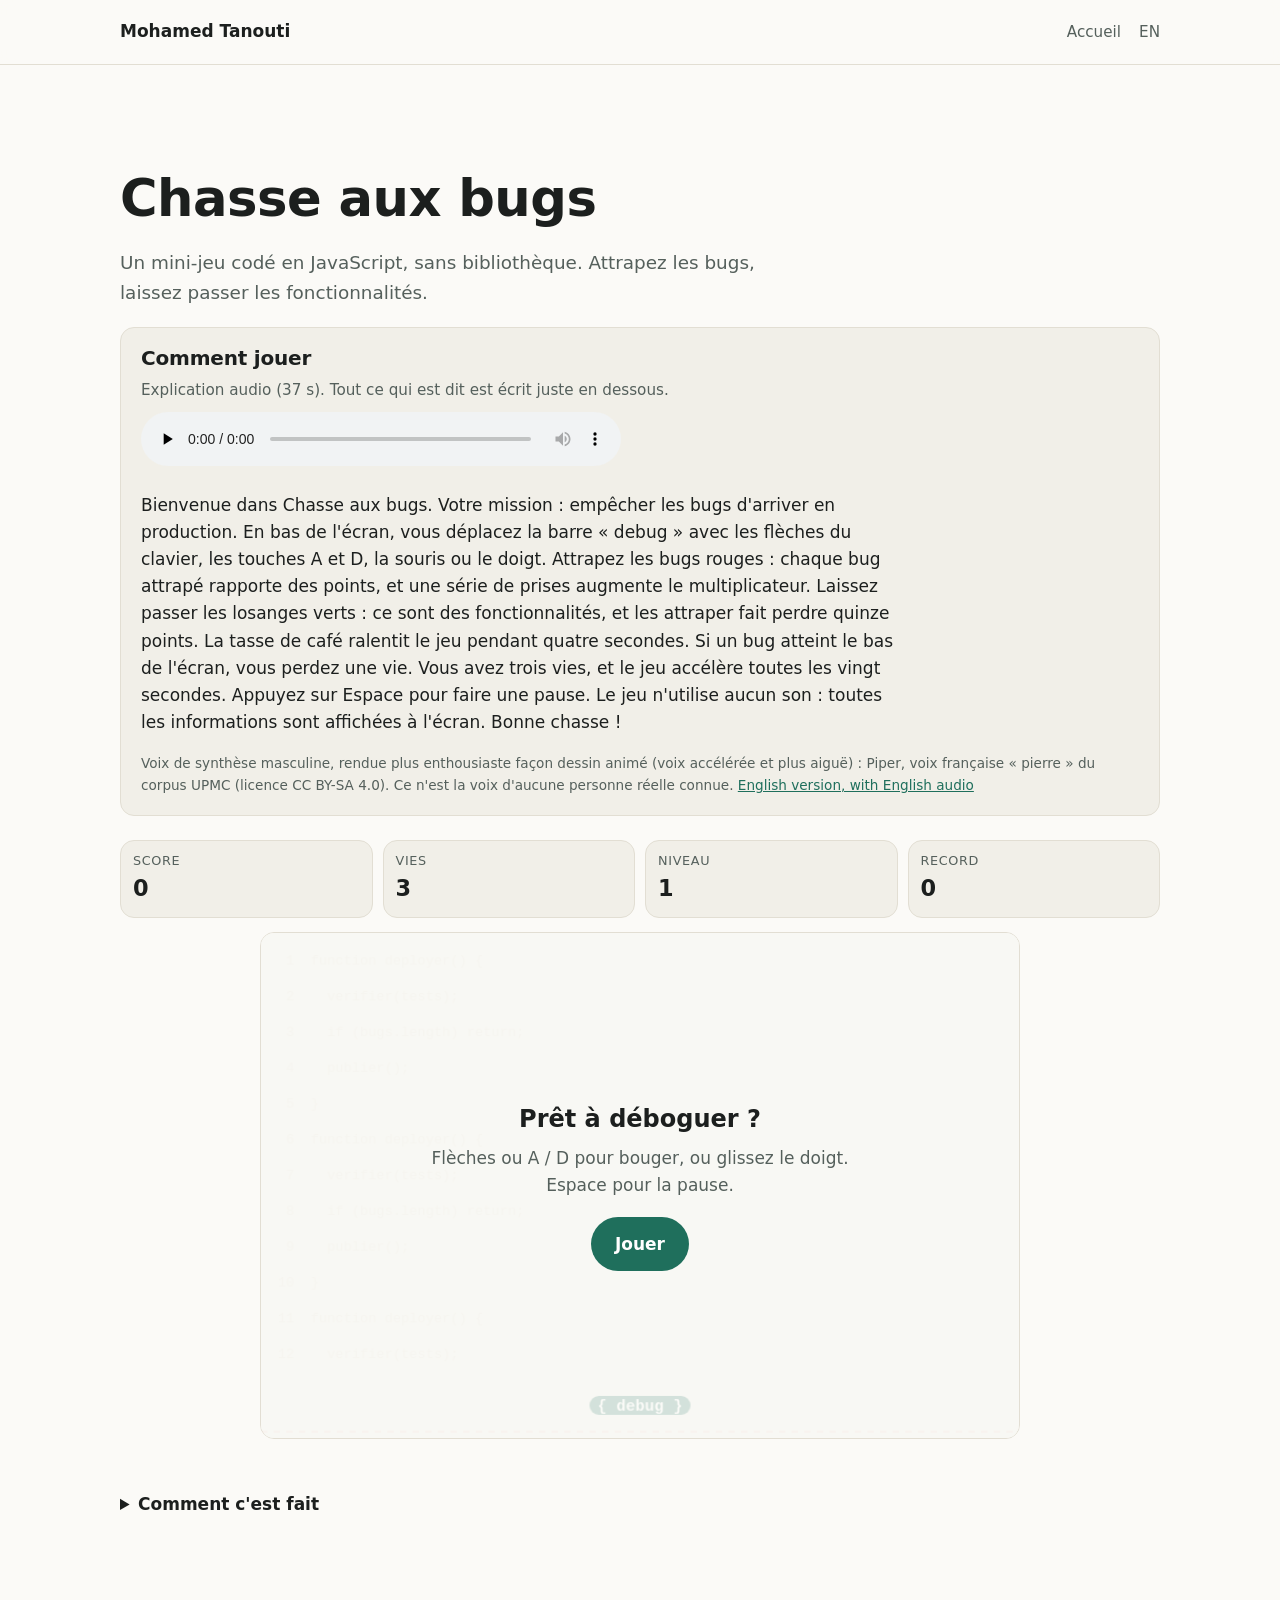
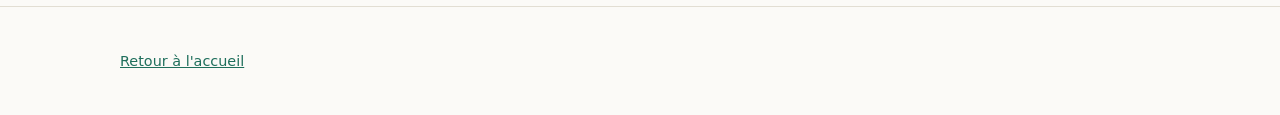
<file: jeu/index.html>
<!DOCTYPE html>
<html lang="fr">
<head>
  <meta charset="utf-8">
  <meta name="viewport" content="width=device-width, initial-scale=1">
  <title>Chasse aux bugs — mini-jeu</title>
  <meta name="description" content="Chasse aux bugs : un mini-jeu en JavaScript natif, sans bibliothèque. Attrapez les bugs avant qu'ils n'arrivent en production.">
  <link rel="canonical" href="https://les-experiences-de-mohamed-tanouti.pages.dev/jeu/">
  <link rel="alternate" hreflang="fr" href="https://les-experiences-de-mohamed-tanouti.pages.dev/jeu/">
  <link rel="alternate" hreflang="en" href="https://les-experiences-de-mohamed-tanouti.pages.dev/en/game/">
  <link rel="alternate" hreflang="x-default" href="https://les-experiences-de-mohamed-tanouti.pages.dev/jeu/">
  <link rel="stylesheet" href="/styles.css">
  <link rel="icon" href="data:image/svg+xml,%3Csvg xmlns='http://www.w3.org/2000/svg' viewBox='0 0 32 32'%3E%3Crect width='32' height='32' rx='8' fill='%231f6f5c'/%3E%3Cpath d='M9 22V10h4l3 7 3-7h4v12' stroke='white' stroke-width='2.5' fill='none' stroke-linejoin='round'/%3E%3C/svg%3E">
  <script src="/jeu/jeu.js" defer></script>
</head>
<body>
  <header class="entete">
    <div class="conteneur entete__ligne">
      <a class="logo" href="/">Mohamed Tanouti</a>
      <nav aria-label="Navigation principale">
        <a href="/">Accueil</a>
        <a href="/en/game/" hreflang="en" lang="en" aria-label="English version">EN</a>
      </nav>
    </div>
  </header>

  <main class="section">
    <div class="conteneur jeu">
      <h1>Chasse aux bugs</h1>
      <p class="chapo">Un mini-jeu codé en JavaScript, sans bibliothèque. Attrapez les bugs, laissez passer les fonctionnalités.</p>

      <section class="explication" aria-labelledby="explication-titre">
        <h2 id="explication-titre">Comment jouer</h2>
        <p class="explication__legende">Explication audio (37 s). Tout ce qui est dit est écrit juste en dessous.</p>
        <audio class="explication__audio" controls preload="none" src="/jeu/audio/explication-fr.mp3">Votre navigateur ne lit pas l'audio : le texte complet est ci-dessous.</audio>
        <p class="explication__texte">Bienvenue dans Chasse aux bugs. Votre mission : empêcher les bugs d'arriver en production. En bas de l'écran, vous déplacez la barre « debug » avec les flèches du clavier, les touches A et D, la souris ou le doigt. Attrapez les bugs rouges : chaque bug attrapé rapporte des points, et une série de prises augmente le multiplicateur. Laissez passer les losanges verts : ce sont des fonctionnalités, et les attraper fait perdre quinze points. La tasse de café ralentit le jeu pendant quatre secondes. Si un bug atteint le bas de l'écran, vous perdez une vie. Vous avez trois vies, et le jeu accélère toutes les vingt secondes. Appuyez sur Espace pour faire une pause. Le jeu n'utilise aucun son : toutes les informations sont affichées à l'écran. Bonne chasse !</p>
        <p class="explication__credit">Voix de synthèse masculine, rendue plus enthousiaste façon dessin animé (voix accélérée et plus aiguë) : Piper, voix française « pierre » du corpus UPMC (licence CC BY-SA 4.0). Ce n'est la voix d'aucune personne réelle connue. <a href="/en/game/" hreflang="en" lang="en">English version, with English audio</a></p>
      </section>

      <dl class="jeu__tableau">
        <div><dt>Score</dt><dd id="score">0</dd></div>
        <div><dt>Vies</dt><dd id="vies">3</dd></div>
        <div><dt>Niveau</dt><dd id="niveau">1</dd></div>
        <div><dt>Record</dt><dd id="record">0</dd></div>
      </dl>

      <div class="jeu__cadre">
        <canvas id="ecran" width="720" height="480" aria-label="Zone de jeu" role="img">Votre navigateur ne permet pas d'afficher le jeu.</canvas>
        <div class="jeu__menu" id="menu">
          <p class="jeu__titre" id="menu-titre">Prêt à déboguer&nbsp;?</p>
          <p id="menu-texte">Flèches ou A / D pour bouger, ou glissez le doigt. Espace pour la pause.</p>
          <button type="button" class="bouton" id="jouer">Jouer</button>
        </div>
      </div>
      <p class="jeu__annonce" id="annonce" aria-live="polite"></p>

      <details class="jeu__details">
        <summary>Comment c'est fait</summary>
        <ul>
          <li>JavaScript natif et Canvas 2D, aucune bibliothèque, aucun appel réseau.</li>
          <li>Boucle de jeu à pas de temps fixe&nbsp;: même vitesse sur un écran à 60 ou 144&nbsp;Hz.</li>
          <li>Clavier, souris et tactile&nbsp;; pause automatique quand l'onglet est caché.</li>
          <li>Aucun son&nbsp;: toutes les informations sont visuelles et annoncées aux lecteurs d'écran.</li>
          <li>Respecte le réglage «&nbsp;réduire les animations&nbsp;» et le mode sombre du système.</li>
          <li>Le record reste dans votre navigateur (stockage local), rien n'est envoyé.</li>
        </ul>
      </details>
    </div>
  </main>

  <footer class="pied">
    <div class="conteneur">
      <p><a href="/">Retour à l'accueil</a></p>
    </div>
  </footer>
</body>
</html>
</file>
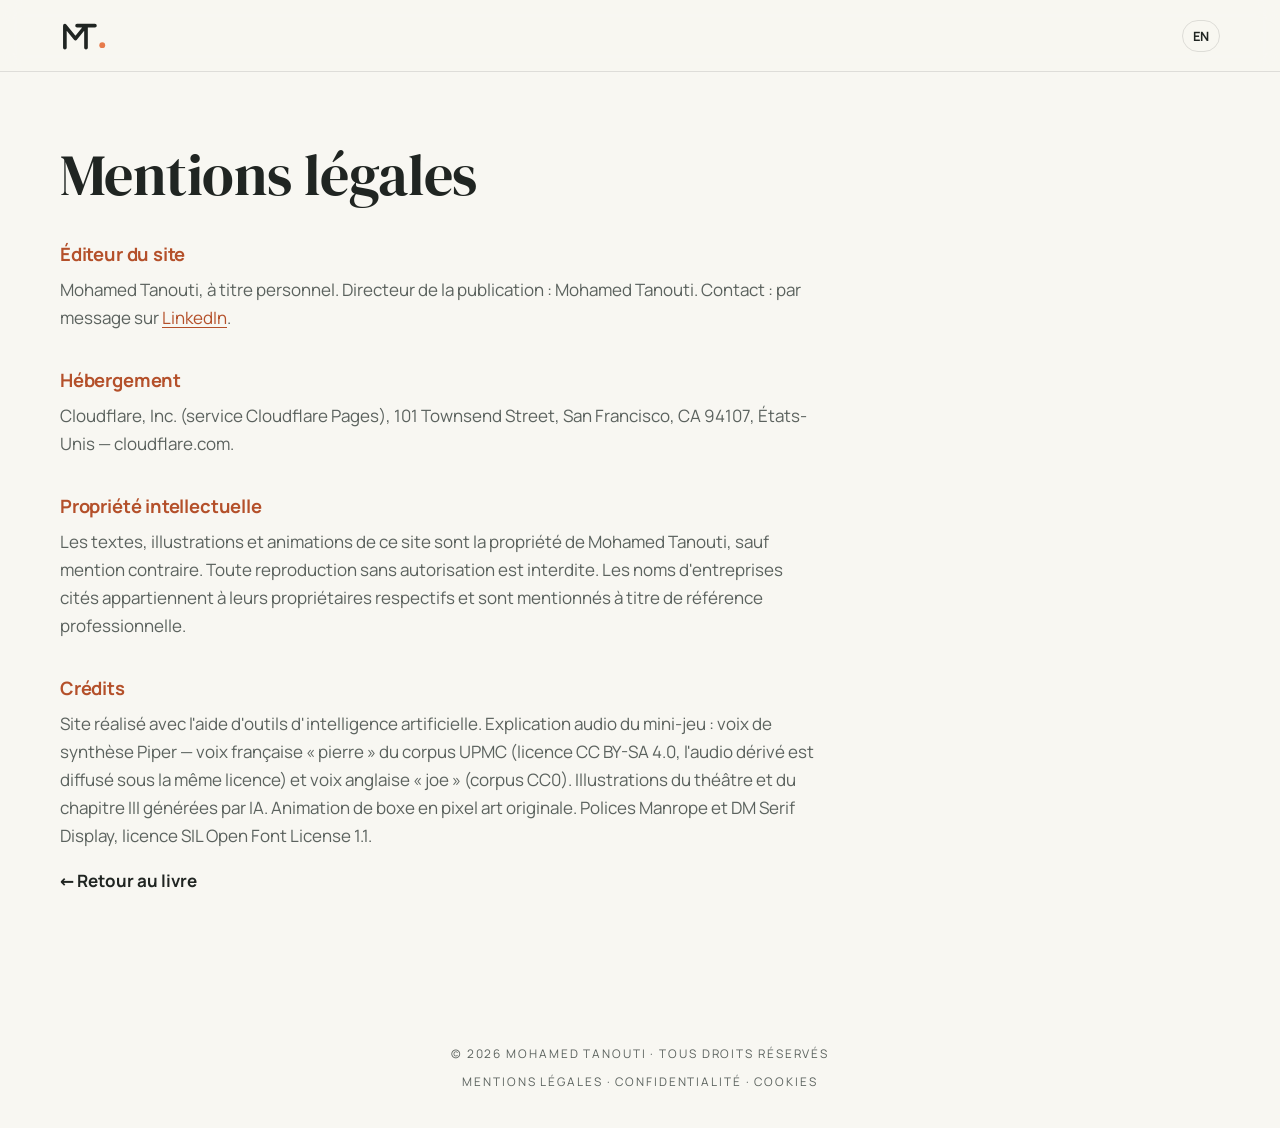
<file: mentions-legales/index.html>
<!DOCTYPE html>
<html lang="fr">
<head>
  <meta charset="utf-8">
  <meta name="viewport" content="width=device-width, initial-scale=1">
  <title>Mentions légales — Mohamed Tanouti</title>
  <meta name="robots" content="noindex">
  <link rel="canonical" href="https://les-experiences-de-mohamed-tanouti.pages.dev/mentions-legales/">
  <link rel="alternate" hreflang="fr" href="https://les-experiences-de-mohamed-tanouti.pages.dev/mentions-legales/">
  <link rel="alternate" hreflang="en" href="https://les-experiences-de-mohamed-tanouti.pages.dev/en/legal-notice/">
  <meta name="theme-color" content="#F8F7F2">
  <link rel="stylesheet" href="/nd.css?v=3">
  <link rel="icon" href="/favicon.svg" type="image/svg+xml">
</head>
<body>
  <header class="tete">
    <a class="mt" href="/" aria-label="Retour au livre"><svg viewBox="0 0 64 40" aria-hidden="true"><path class="mt__trait" d="M6 34V7l13 16L32 7v27M21 7h22"/><circle class="mt__point" cx="52" cy="31" r="3.6"/></svg></a>
    <nav class="tete__liens" aria-label="Langue">
      <a href="/en/legal-notice/" hreflang="en" lang="en" class="langue" aria-label="English version">EN</a>
    </nav>
  </header>
  <main class="page-simple">
    <div class="legal">
      <h1>Mentions légales</h1>
        <h2>Éditeur du site</h2>
        <p>Mohamed Tanouti, à titre personnel. Directeur de la publication : Mohamed Tanouti. Contact : par message sur <a href="https://www.linkedin.com/in/mohamed-t-906a33336" rel="noopener">LinkedIn</a>.</p>
        <h2>Hébergement</h2>
        <p>Cloudflare, Inc. (service Cloudflare Pages), 101 Townsend Street, San Francisco, CA 94107, États-Unis — cloudflare.com.</p>
        <h2>Propriété intellectuelle</h2>
        <p>Les textes, illustrations et animations de ce site sont la propriété de Mohamed Tanouti, sauf mention contraire. Toute reproduction sans autorisation est interdite. Les noms d'entreprises cités appartiennent à leurs propriétaires respectifs et sont mentionnés à titre de référence professionnelle.</p>
        <h2>Crédits</h2>
        <p>Site réalisé avec l'aide d'outils d'intelligence artificielle. Explication audio du mini-jeu : voix de synthèse Piper — voix française « pierre » du corpus UPMC (licence CC BY-SA 4.0, l'audio dérivé est diffusé sous la même licence) et voix anglaise « joe » (corpus CC0). Illustrations du théâtre et du chapitre III générées par IA. Animation de boxe en pixel art originale. Polices Manrope et DM Serif Display, licence SIL Open Font License 1.1.</p>
      <p><a class="lien" href="/">← Retour au livre</a></p>
    </div>
  </main>
  <footer class="pied">
    <p>© 2026 Mohamed Tanouti · Tous droits réservés</p>
    <nav class="pied__liens" aria-label="Informations légales">
      <a href="/mentions-legales/">Mentions légales</a><span aria-hidden="true"> · </span><a href="/confidentialite/">Confidentialité</a><span aria-hidden="true"> · </span><a href="/cookies/">Cookies</a>
    </nav>
  </footer>
</body>
</html>
</file>
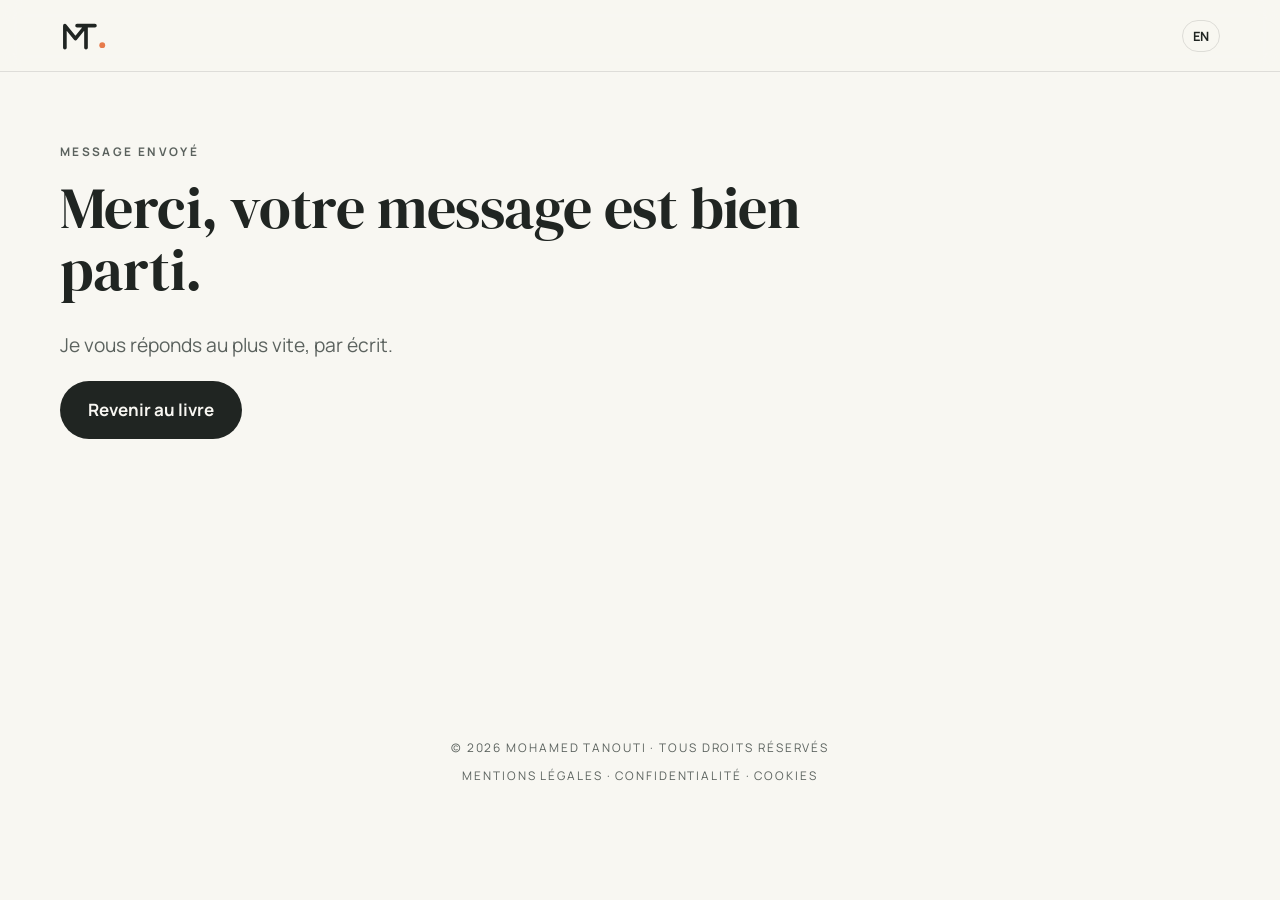
<file: merci/index.html>
<!DOCTYPE html>
<html lang="fr">
<head>
  <meta charset="utf-8">
  <meta name="viewport" content="width=device-width, initial-scale=1">
  <title>Message envoyé — Mohamed Tanouti</title>
  <meta name="robots" content="noindex">
  <meta name="theme-color" content="#F8F7F2">
  <link rel="stylesheet" href="/nd.css?v=3">
  <link rel="icon" href="/favicon.svg" type="image/svg+xml">
</head>
<body>
  <header class="tete">
    <a class="mt" href="/" aria-label="Retour au livre"><svg viewBox="0 0 64 40" aria-hidden="true"><path class="mt__trait" d="M6 34V7l13 16L32 7v27M21 7h22"/><circle class="mt__point" cx="52" cy="31" r="3.6"/></svg></a>
    <nav class="tete__liens" aria-label="Langue">
      <a href="/en/thanks/" hreflang="en" lang="en" class="langue" aria-label="English version">EN</a>
    </nav>
  </header>
  <main class="page-simple">
    <div class="legal">
      <p class="surtitre">Message envoyé</p>
      <h1>Merci, votre message est bien parti.</h1>
      <p class="chapo">Je vous réponds au plus vite, par écrit.</p>
      <p><a class="bouton" href="/">Revenir au livre</a></p>
    </div>
  </main>
  <footer class="pied">
    <p>© 2026 Mohamed Tanouti · Tous droits réservés</p>
    <nav class="pied__liens" aria-label="Informations légales">
      <a href="/mentions-legales/">Mentions légales</a><span aria-hidden="true"> · </span><a href="/confidentialite/">Confidentialité</a><span aria-hidden="true"> · </span><a href="/cookies/">Cookies</a>
    </nav>
  </footer>
</body>
</html>
</file>
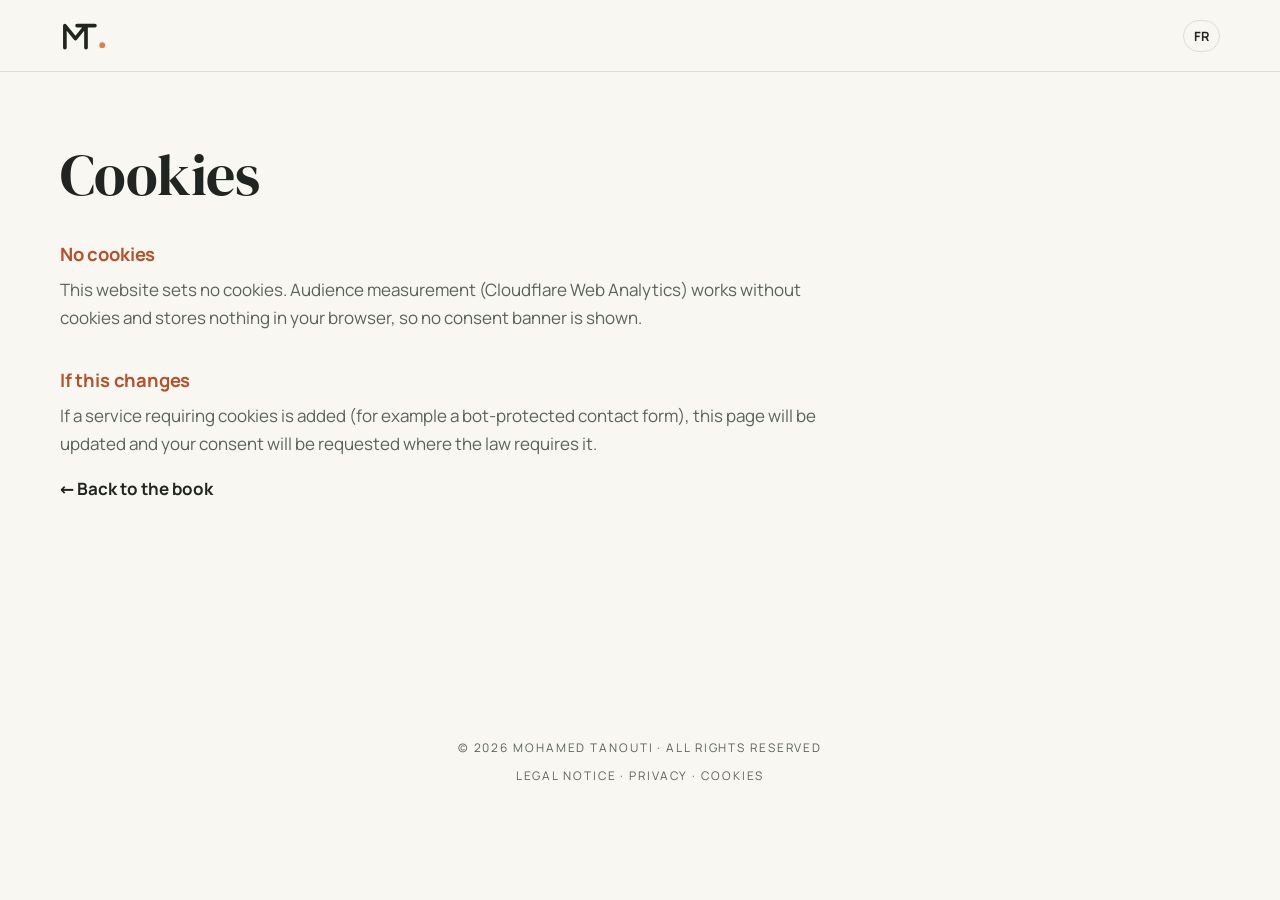
<file: en/cookies/index.html>
<!DOCTYPE html>
<html lang="en">
<head>
  <meta charset="utf-8">
  <meta name="viewport" content="width=device-width, initial-scale=1">
  <title>Cookies — Mohamed Tanouti</title>
  <meta name="robots" content="noindex">
  <link rel="canonical" href="https://les-experiences-de-mohamed-tanouti.pages.dev/en/cookies/">
  <link rel="alternate" hreflang="en" href="https://les-experiences-de-mohamed-tanouti.pages.dev/en/cookies/">
  <link rel="alternate" hreflang="fr" href="https://les-experiences-de-mohamed-tanouti.pages.dev/cookies/">
  <meta name="theme-color" content="#F8F7F2">
  <link rel="stylesheet" href="/nd.css?v=3">
  <link rel="icon" href="/favicon.svg" type="image/svg+xml">
</head>
<body>
  <header class="tete">
    <a class="mt" href="/en/" aria-label="Back to the book"><svg viewBox="0 0 64 40" aria-hidden="true"><path class="mt__trait" d="M6 34V7l13 16L32 7v27M21 7h22"/><circle class="mt__point" cx="52" cy="31" r="3.6"/></svg></a>
    <nav class="tete__liens" aria-label="Language">
      <a href="/cookies/" hreflang="fr" lang="fr" class="langue" aria-label="Version française">FR</a>
    </nav>
  </header>
  <main class="page-simple">
    <div class="legal">
      <h1>Cookies</h1>
        <h2>No cookies</h2>
        <p>This website sets no cookies. Audience measurement (Cloudflare Web Analytics) works without cookies and stores nothing in your browser, so no consent banner is shown.</p>
        <h2>If this changes</h2>
        <p>If a service requiring cookies is added (for example a bot-protected contact form), this page will be updated and your consent will be requested where the law requires it.</p>
      <p><a class="lien" href="/en/">← Back to the book</a></p>
    </div>
  </main>
  <footer class="pied">
    <p>© 2026 Mohamed Tanouti · All rights reserved</p>
    <nav class="pied__liens" aria-label="Legal information">
      <a href="/en/legal-notice/">Legal notice</a><span aria-hidden="true"> · </span><a href="/en/privacy/">Privacy</a><span aria-hidden="true"> · </span><a href="/en/cookies/">Cookies</a>
    </nav>
  </footer>
</body>
</html>
</file>
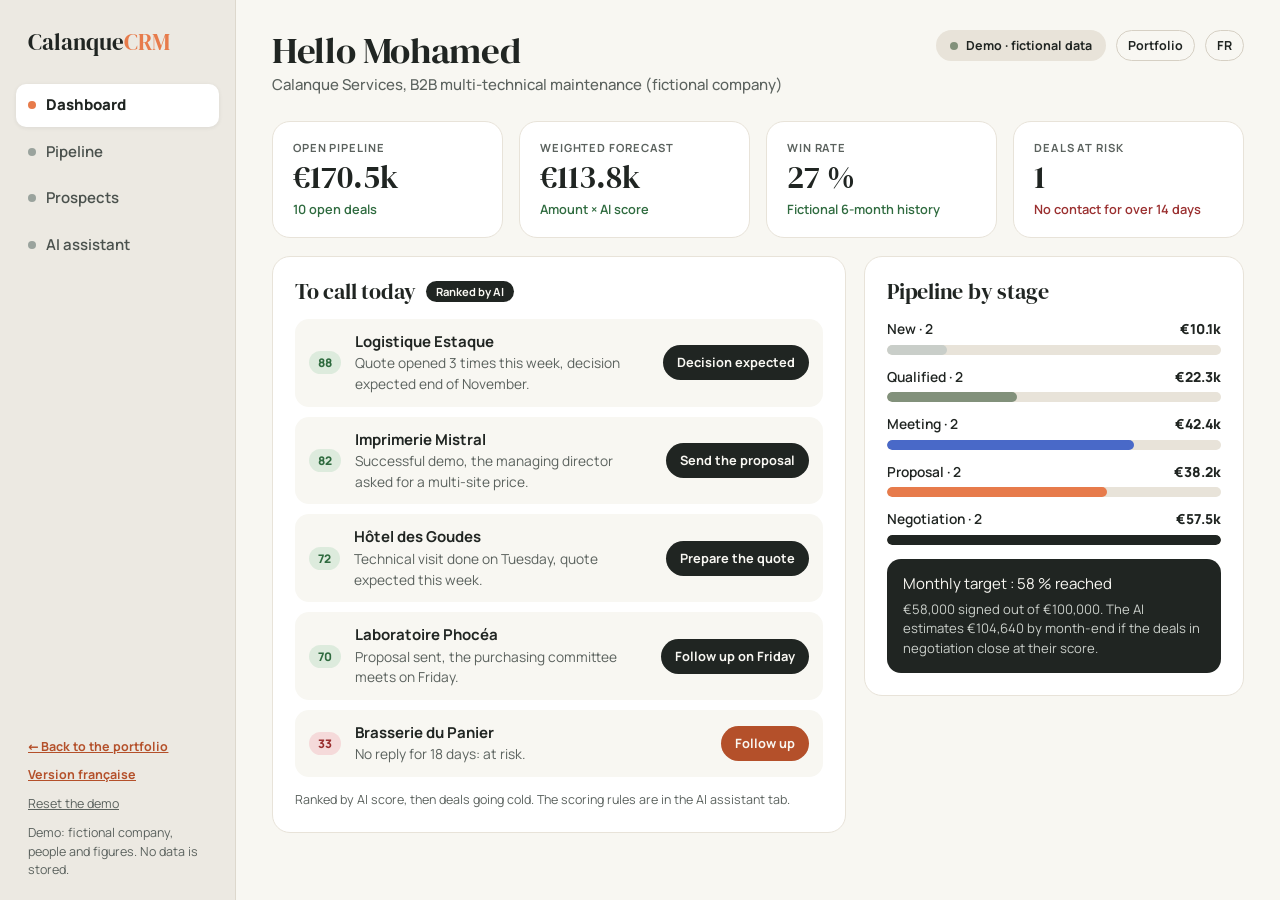
<file: en/crm/index.html>
<!DOCTYPE html>
<html lang="en">
<head>
  <meta charset="utf-8">
  <meta name="viewport" content="width=device-width, initial-scale=1">
  <title>Calanque CRM — AI-assisted CRM demo · Mohamed Tanouti</title>
  <meta name="description" content="A CRM demo designed by Mohamed Tanouti: sales pipeline, deal pages, explained AI score and dashboard. Fictional company and data.">
  <link rel="canonical" href="https://les-experiences-de-mohamed-tanouti.pages.dev/en/crm/">
  <link rel="alternate" hreflang="fr" href="https://les-experiences-de-mohamed-tanouti.pages.dev/crm/">
  <link rel="alternate" hreflang="en" href="https://les-experiences-de-mohamed-tanouti.pages.dev/en/crm/">
  <link rel="alternate" hreflang="x-default" href="https://les-experiences-de-mohamed-tanouti.pages.dev/crm/">
  <meta property="og:type" content="website">
  <meta property="og:title" content="Calanque CRM">
  <meta property="og:description" content="A CRM demo designed by Mohamed Tanouti: sales pipeline, deal pages, explained AI score and dashboard. Fictional company and data.">
  <meta property="og:url" content="https://les-experiences-de-mohamed-tanouti.pages.dev/en/crm/">
  <meta property="og:image" content="https://les-experiences-de-mohamed-tanouti.pages.dev/img/capture-crm.webp">
  <link rel="preload" href="/polices/manrope.woff2" as="font" type="font/woff2" crossorigin>
  <link rel="stylesheet" href="/crm/crm.css?v=2">
  <link rel="icon" href="/favicon.svg" type="image/svg+xml">
  <script src="/crm/crm.js?v=2" defer></script>
</head>
<body>
  <a class="evitement" href="#contenu">Skip to content</a>
  <div data-crm>
    <div class="sans-js">
      <h1>Calanque CRM</h1>
      <p>This CRM demo needs JavaScript. The rest of the portfolio works without it.</p>
      <p><a href="/en/#chapitre-6">← Back to the portfolio</a></p>
    </div>
  </div>
</body>
</html>
</file>
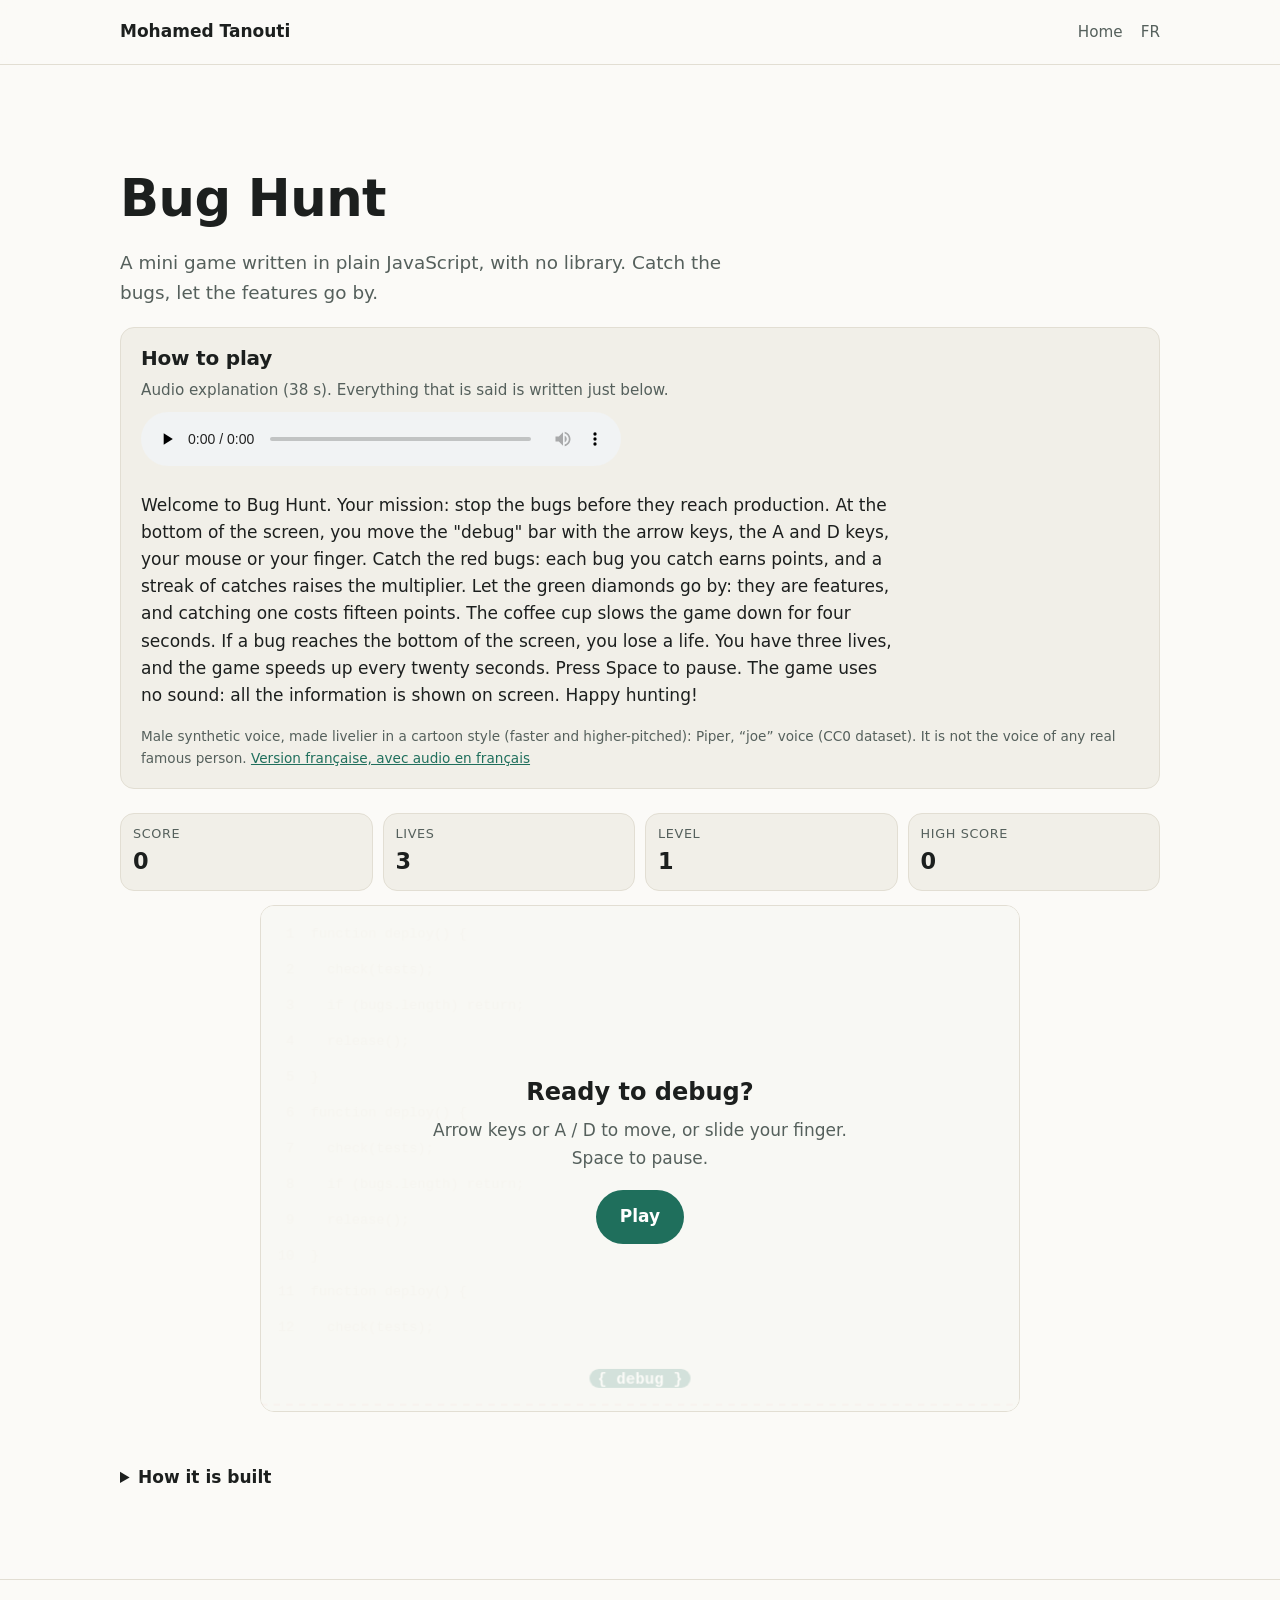
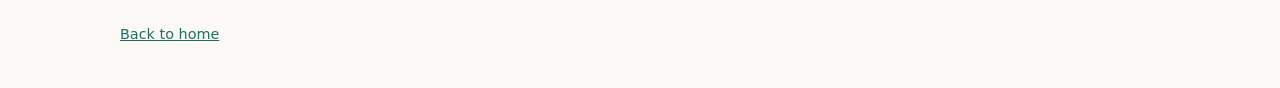
<file: en/game/index.html>
<!DOCTYPE html>
<html lang="en">
<head>
  <meta charset="utf-8">
  <meta name="viewport" content="width=device-width, initial-scale=1">
  <title>Bug Hunt — mini game</title>
  <meta name="description" content="Bug Hunt: a mini game in plain JavaScript, no library. Catch the bugs before they reach production.">
  <link rel="canonical" href="https://les-experiences-de-mohamed-tanouti.pages.dev/en/game/">
  <link rel="alternate" hreflang="fr" href="https://les-experiences-de-mohamed-tanouti.pages.dev/jeu/">
  <link rel="alternate" hreflang="en" href="https://les-experiences-de-mohamed-tanouti.pages.dev/en/game/">
  <link rel="alternate" hreflang="x-default" href="https://les-experiences-de-mohamed-tanouti.pages.dev/jeu/">
  <link rel="stylesheet" href="/styles.css">
  <link rel="icon" href="data:image/svg+xml,%3Csvg xmlns='http://www.w3.org/2000/svg' viewBox='0 0 32 32'%3E%3Crect width='32' height='32' rx='8' fill='%231f6f5c'/%3E%3Cpath d='M9 22V10h4l3 7 3-7h4v12' stroke='white' stroke-width='2.5' fill='none' stroke-linejoin='round'/%3E%3C/svg%3E">
  <script src="/jeu/jeu.js" defer></script>
</head>
<body>
  <header class="entete">
    <div class="conteneur entete__ligne">
      <a class="logo" href="/en/">Mohamed Tanouti</a>
      <nav aria-label="Main navigation">
        <a href="/en/">Home</a>
        <a href="/jeu/" hreflang="fr" lang="fr" aria-label="Version française">FR</a>
      </nav>
    </div>
  </header>

  <main class="section">
    <div class="conteneur jeu">
      <h1>Bug Hunt</h1>
      <p class="chapo">A mini game written in plain JavaScript, with no library. Catch the bugs, let the features go by.</p>

      <section class="explication" aria-labelledby="explication-titre">
        <h2 id="explication-titre">How to play</h2>
        <p class="explication__legende">Audio explanation (38 s). Everything that is said is written just below.</p>
        <audio class="explication__audio" controls preload="none" src="/jeu/audio/explanation-en.mp3">Your browser cannot play audio: the full text is below.</audio>
        <p class="explication__texte">Welcome to Bug Hunt. Your mission: stop the bugs before they reach production. At the bottom of the screen, you move the "debug" bar with the arrow keys, the A and D keys, your mouse or your finger. Catch the red bugs: each bug you catch earns points, and a streak of catches raises the multiplier. Let the green diamonds go by: they are features, and catching one costs fifteen points. The coffee cup slows the game down for four seconds. If a bug reaches the bottom of the screen, you lose a life. You have three lives, and the game speeds up every twenty seconds. Press Space to pause. The game uses no sound: all the information is shown on screen. Happy hunting!</p>
        <p class="explication__credit">Male synthetic voice, made livelier in a cartoon style (faster and higher-pitched): Piper, “joe” voice (CC0 dataset). It is not the voice of any real famous person. <a href="/jeu/" hreflang="fr" lang="fr">Version française, avec audio en français</a></p>
      </section>

      <dl class="jeu__tableau">
        <div><dt>Score</dt><dd id="score">0</dd></div>
        <div><dt>Lives</dt><dd id="vies">3</dd></div>
        <div><dt>Level</dt><dd id="niveau">1</dd></div>
        <div><dt>High score</dt><dd id="record">0</dd></div>
      </dl>

      <div class="jeu__cadre">
        <canvas id="ecran" width="720" height="480" aria-label="Game area" role="img">Your browser cannot display the game.</canvas>
        <div class="jeu__menu" id="menu">
          <p class="jeu__titre" id="menu-titre">Ready to debug?</p>
          <p id="menu-texte">Arrow keys or A / D to move, or slide your finger. Space to pause.</p>
          <button type="button" class="bouton" id="jouer">Play</button>
        </div>
      </div>
      <p class="jeu__annonce" id="annonce" aria-live="polite"></p>

      <details class="jeu__details">
        <summary>How it is built</summary>
        <ul>
          <li>Plain JavaScript and Canvas 2D, no library, no network calls.</li>
          <li>Fixed time-step game loop: same speed on a 60 or 144&nbsp;Hz screen.</li>
          <li>Keyboard, mouse and touch; pauses automatically when the tab is hidden.</li>
          <li>No sound: all information is visual and announced to screen readers.</li>
          <li>Follows the system “reduce motion” setting and dark mode.</li>
          <li>Your high score stays in your browser (local storage); nothing is sent.</li>
        </ul>
      </details>
    </div>
  </main>

  <footer class="pied">
    <div class="conteneur">
      <p><a href="/en/">Back to home</a></p>
    </div>
  </footer>
</body>
</html>
</file>
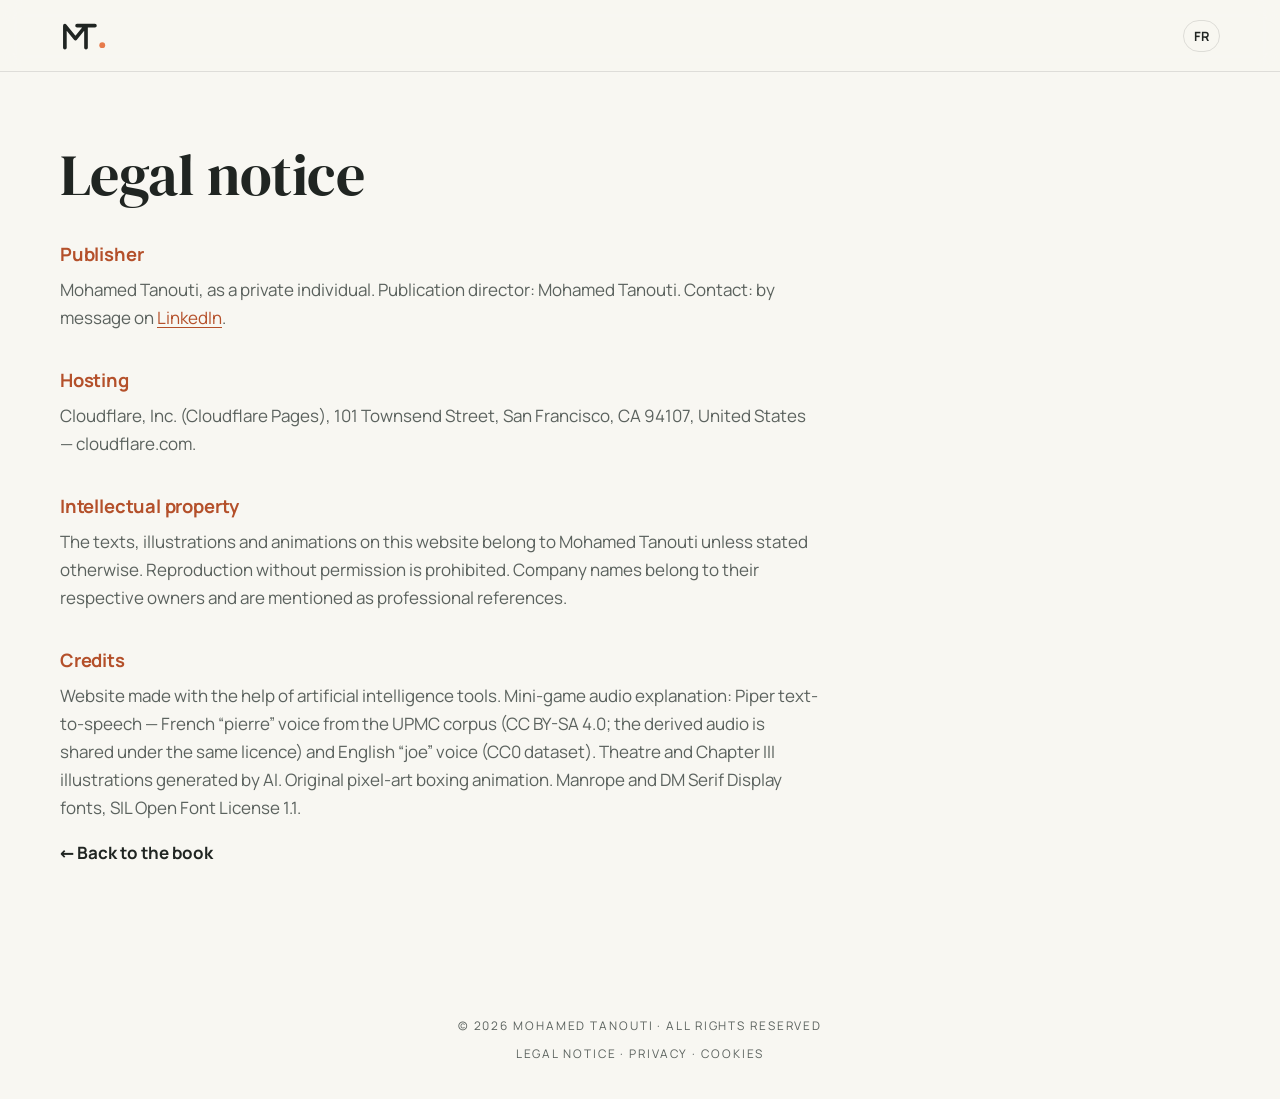
<file: en/legal-notice/index.html>
<!DOCTYPE html>
<html lang="en">
<head>
  <meta charset="utf-8">
  <meta name="viewport" content="width=device-width, initial-scale=1">
  <title>Legal notice — Mohamed Tanouti</title>
  <meta name="robots" content="noindex">
  <link rel="canonical" href="https://les-experiences-de-mohamed-tanouti.pages.dev/en/legal-notice/">
  <link rel="alternate" hreflang="en" href="https://les-experiences-de-mohamed-tanouti.pages.dev/en/legal-notice/">
  <link rel="alternate" hreflang="fr" href="https://les-experiences-de-mohamed-tanouti.pages.dev/mentions-legales/">
  <meta name="theme-color" content="#F8F7F2">
  <link rel="stylesheet" href="/nd.css?v=3">
  <link rel="icon" href="/favicon.svg" type="image/svg+xml">
</head>
<body>
  <header class="tete">
    <a class="mt" href="/en/" aria-label="Back to the book"><svg viewBox="0 0 64 40" aria-hidden="true"><path class="mt__trait" d="M6 34V7l13 16L32 7v27M21 7h22"/><circle class="mt__point" cx="52" cy="31" r="3.6"/></svg></a>
    <nav class="tete__liens" aria-label="Language">
      <a href="/mentions-legales/" hreflang="fr" lang="fr" class="langue" aria-label="Version française">FR</a>
    </nav>
  </header>
  <main class="page-simple">
    <div class="legal">
      <h1>Legal notice</h1>
        <h2>Publisher</h2>
        <p>Mohamed Tanouti, as a private individual. Publication director: Mohamed Tanouti. Contact: by message on <a href="https://www.linkedin.com/in/mohamed-t-906a33336" rel="noopener">LinkedIn</a>.</p>
        <h2>Hosting</h2>
        <p>Cloudflare, Inc. (Cloudflare Pages), 101 Townsend Street, San Francisco, CA 94107, United States — cloudflare.com.</p>
        <h2>Intellectual property</h2>
        <p>The texts, illustrations and animations on this website belong to Mohamed Tanouti unless stated otherwise. Reproduction without permission is prohibited. Company names belong to their respective owners and are mentioned as professional references.</p>
        <h2>Credits</h2>
        <p>Website made with the help of artificial intelligence tools. Mini-game audio explanation: Piper text-to-speech — French “pierre” voice from the UPMC corpus (CC BY-SA 4.0; the derived audio is shared under the same licence) and English “joe” voice (CC0 dataset). Theatre and Chapter III illustrations generated by AI. Original pixel-art boxing animation. Manrope and DM Serif Display fonts, SIL Open Font License 1.1.</p>
      <p><a class="lien" href="/en/">← Back to the book</a></p>
    </div>
  </main>
  <footer class="pied">
    <p>© 2026 Mohamed Tanouti · All rights reserved</p>
    <nav class="pied__liens" aria-label="Legal information">
      <a href="/en/legal-notice/">Legal notice</a><span aria-hidden="true"> · </span><a href="/en/privacy/">Privacy</a><span aria-hidden="true"> · </span><a href="/en/cookies/">Cookies</a>
    </nav>
  </footer>
</body>
</html>
</file>
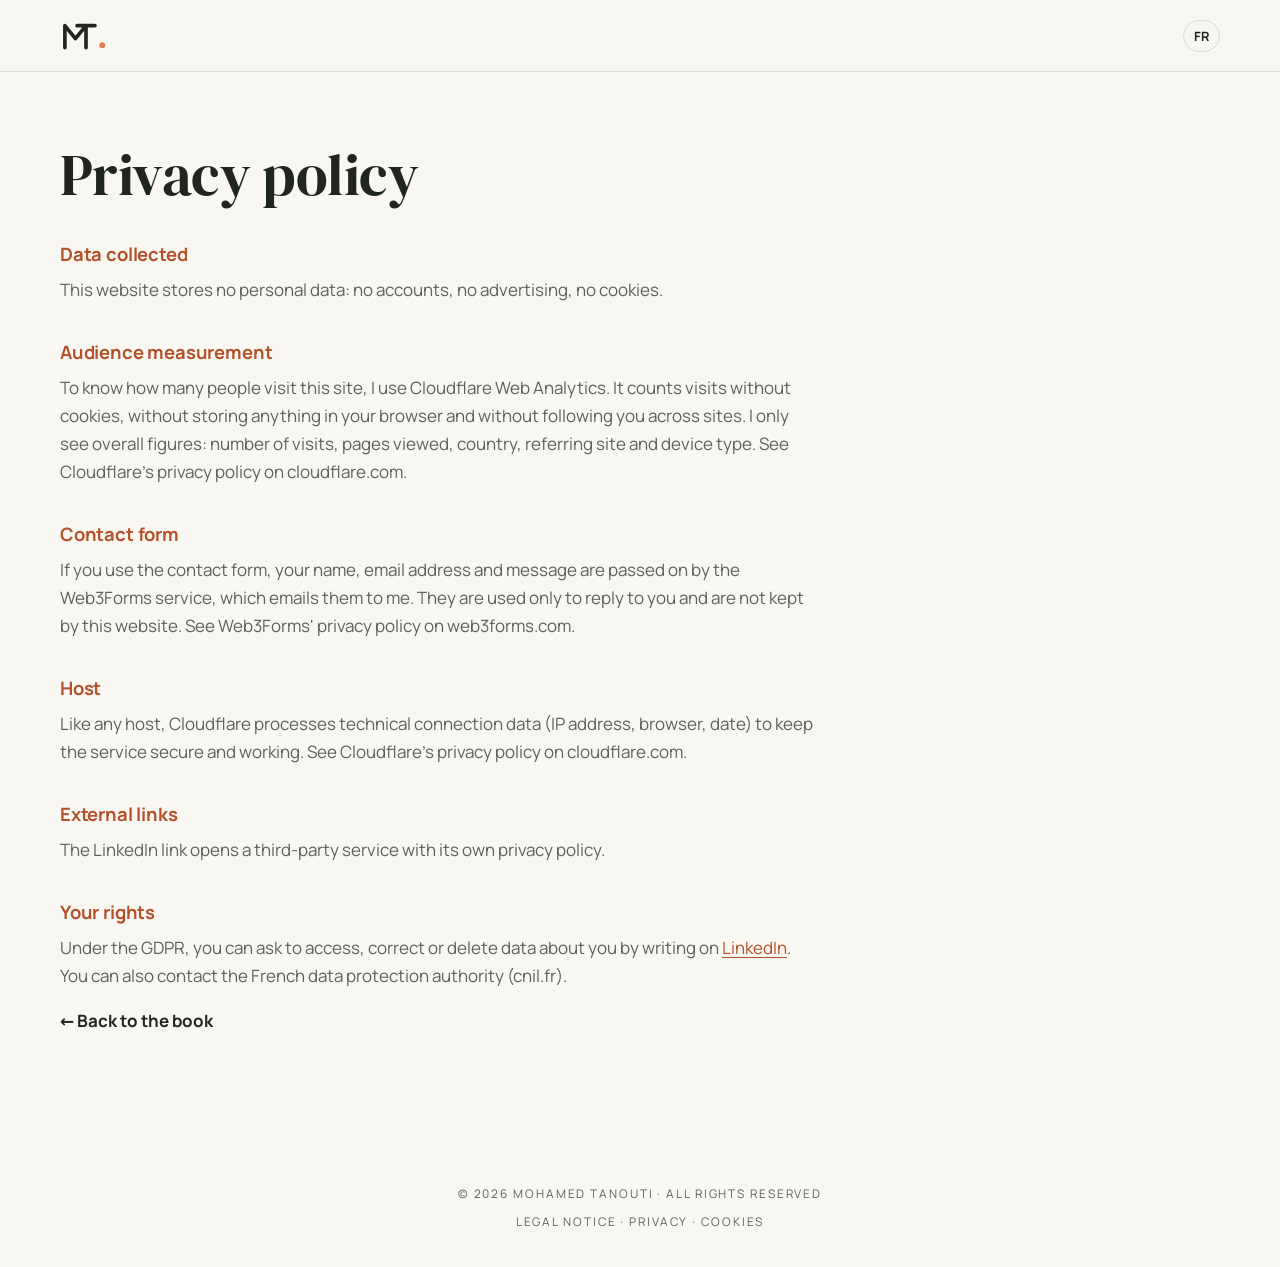
<file: en/privacy/index.html>
<!DOCTYPE html>
<html lang="en">
<head>
  <meta charset="utf-8">
  <meta name="viewport" content="width=device-width, initial-scale=1">
  <title>Privacy policy — Mohamed Tanouti</title>
  <meta name="robots" content="noindex">
  <link rel="canonical" href="https://les-experiences-de-mohamed-tanouti.pages.dev/en/privacy/">
  <link rel="alternate" hreflang="en" href="https://les-experiences-de-mohamed-tanouti.pages.dev/en/privacy/">
  <link rel="alternate" hreflang="fr" href="https://les-experiences-de-mohamed-tanouti.pages.dev/confidentialite/">
  <meta name="theme-color" content="#F8F7F2">
  <link rel="stylesheet" href="/nd.css?v=3">
  <link rel="icon" href="/favicon.svg" type="image/svg+xml">
</head>
<body>
  <header class="tete">
    <a class="mt" href="/en/" aria-label="Back to the book"><svg viewBox="0 0 64 40" aria-hidden="true"><path class="mt__trait" d="M6 34V7l13 16L32 7v27M21 7h22"/><circle class="mt__point" cx="52" cy="31" r="3.6"/></svg></a>
    <nav class="tete__liens" aria-label="Language">
      <a href="/confidentialite/" hreflang="fr" lang="fr" class="langue" aria-label="Version française">FR</a>
    </nav>
  </header>
  <main class="page-simple">
    <div class="legal">
      <h1>Privacy policy</h1>
        <h2>Data collected</h2>
        <p>This website stores no personal data: no accounts, no advertising, no cookies.</p>
        <h2>Audience measurement</h2>
        <p>To know how many people visit this site, I use Cloudflare Web Analytics. It counts visits without cookies, without storing anything in your browser and without following you across sites. I only see overall figures: number of visits, pages viewed, country, referring site and device type. See Cloudflare's privacy policy on cloudflare.com.</p>
        <h2>Contact form</h2>
        <p>If you use the contact form, your name, email address and message are passed on by the Web3Forms service, which emails them to me. They are used only to reply to you and are not kept by this website. See Web3Forms' privacy policy on web3forms.com.</p>
        <h2>Host</h2>
        <p>Like any host, Cloudflare processes technical connection data (IP address, browser, date) to keep the service secure and working. See Cloudflare's privacy policy on cloudflare.com.</p>
        <h2>External links</h2>
        <p>The LinkedIn link opens a third-party service with its own privacy policy.</p>
        <h2>Your rights</h2>
        <p>Under the GDPR, you can ask to access, correct or delete data about you by writing on <a href="https://www.linkedin.com/in/mohamed-t-906a33336" rel="noopener">LinkedIn</a>. You can also contact the French data protection authority (cnil.fr).</p>
      <p><a class="lien" href="/en/">← Back to the book</a></p>
    </div>
  </main>
  <footer class="pied">
    <p>© 2026 Mohamed Tanouti · All rights reserved</p>
    <nav class="pied__liens" aria-label="Legal information">
      <a href="/en/legal-notice/">Legal notice</a><span aria-hidden="true"> · </span><a href="/en/privacy/">Privacy</a><span aria-hidden="true"> · </span><a href="/en/cookies/">Cookies</a>
    </nav>
  </footer>
</body>
</html>
</file>
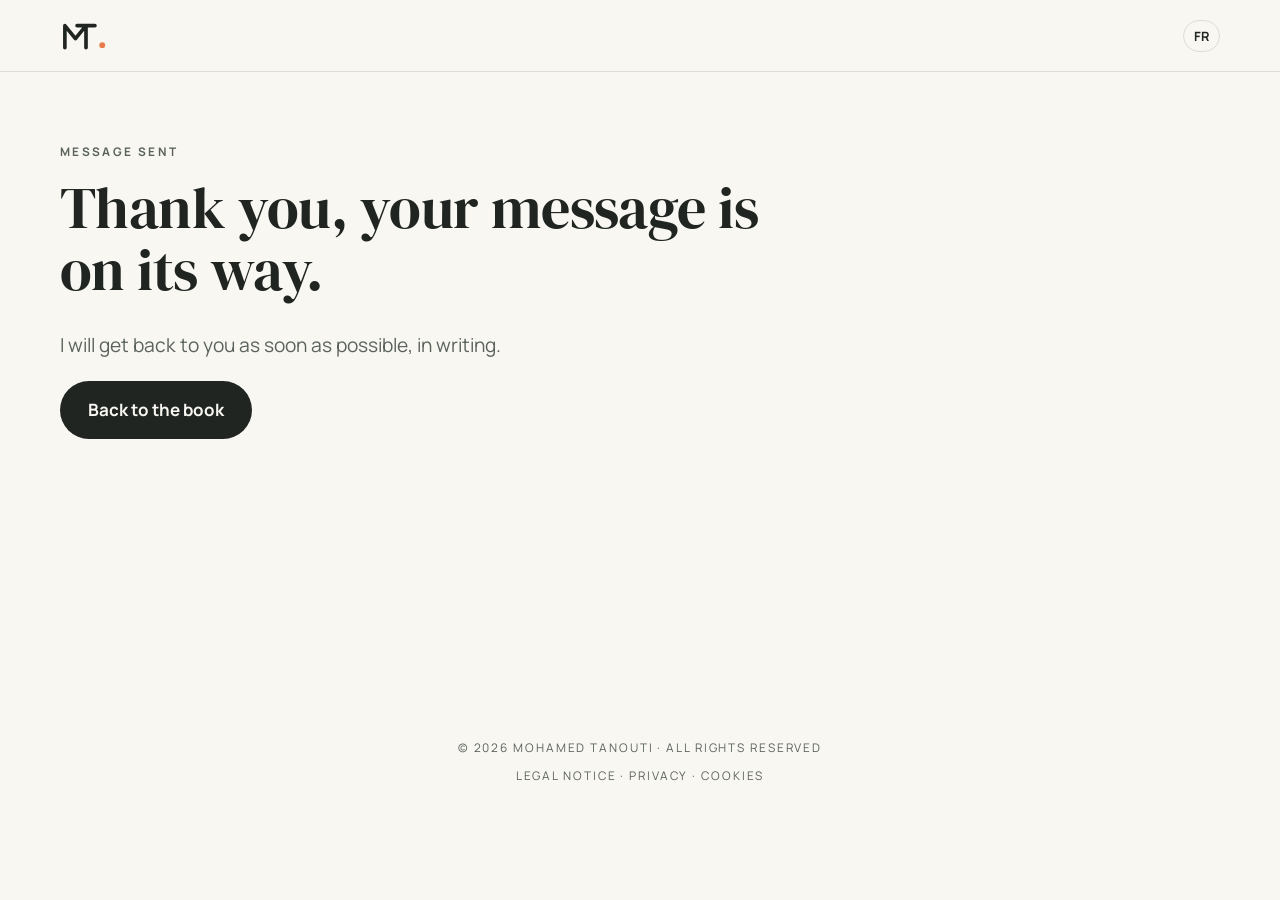
<file: en/thanks/index.html>
<!DOCTYPE html>
<html lang="en">
<head>
  <meta charset="utf-8">
  <meta name="viewport" content="width=device-width, initial-scale=1">
  <title>Message sent — Mohamed Tanouti</title>
  <meta name="robots" content="noindex">
  <meta name="theme-color" content="#F8F7F2">
  <link rel="stylesheet" href="/nd.css?v=3">
  <link rel="icon" href="/favicon.svg" type="image/svg+xml">
</head>
<body>
  <header class="tete">
    <a class="mt" href="/en/" aria-label="Back to the book"><svg viewBox="0 0 64 40" aria-hidden="true"><path class="mt__trait" d="M6 34V7l13 16L32 7v27M21 7h22"/><circle class="mt__point" cx="52" cy="31" r="3.6"/></svg></a>
    <nav class="tete__liens" aria-label="Language">
      <a href="/merci/" hreflang="fr" lang="fr" class="langue" aria-label="Version française">FR</a>
    </nav>
  </header>
  <main class="page-simple">
    <div class="legal">
      <p class="surtitre">Message sent</p>
      <h1>Thank you, your message is on its way.</h1>
      <p class="chapo">I will get back to you as soon as possible, in writing.</p>
      <p><a class="bouton" href="/en/">Back to the book</a></p>
    </div>
  </main>
  <footer class="pied">
    <p>© 2026 Mohamed Tanouti · All rights reserved</p>
    <nav class="pied__liens" aria-label="Legal information">
      <a href="/en/legal-notice/">Legal notice</a><span aria-hidden="true"> · </span><a href="/en/privacy/">Privacy</a><span aria-hidden="true"> · </span><a href="/en/cookies/">Cookies</a>
    </nav>
  </footer>
</body>
</html>
</file>
<file: nd.css>
/* nd.css — « Natural Digital, l'innovation humaine ». Portfolio de Mohamed Tanouti. */

@font-face { font-family: "Manrope"; src: url("/polices/manrope.woff2") format("woff2"); font-weight: 200 800; font-display: swap; }
@font-face { font-family: "DM Serif Display"; src: url("/polices/dm-serif-display.woff2") format("woff2"); font-weight: 400; font-display: swap; }
@font-face { font-family: "DM Serif Display"; src: url("/polices/dm-serif-display-italique.woff2") format("woff2"); font-weight: 400; font-style: italic; font-display: swap; }

:root {
  --ivoire: #F8F7F2;
  --sable: #E8E3D9;
  --charbon: #202522;
  --gris: #5b625e;            /* texte secondaire : contraste 6,1:1 sur ivoire */
  --terracotta: #E77B4B;      /* aplats et formes */
  --terracotta-texte: #B4502A;/* texte et liens : contraste 4,9:1 sur ivoire */
  --sauge: #82917B;
  --bleu: #4969C8;
  --ligne: rgba(32, 37, 34, .12);
  --serif: "DM Serif Display", Georgia, "Times New Roman", serif;
  --sans: "Manrope", system-ui, -apple-system, "Segoe UI", Roboto, sans-serif;
  --large: min(1160px, 100% - 40px);
  --ease: cubic-bezier(.2, .7, .2, 1);
}

*, *::before, *::after { box-sizing: border-box; }
html { scroll-behavior: smooth; scroll-padding-top: 80px; }
body { margin: 0; background: var(--ivoire); color: var(--charbon); font: 400 17px/1.65 var(--sans); -webkit-font-smoothing: antialiased; overflow-x: hidden; }
img, svg { display: block; max-width: 100%; height: auto; }
a { color: var(--terracotta-texte); text-underline-offset: .18em; }
a:focus-visible, button:focus-visible { outline: 3px solid var(--bleu); outline-offset: 3px; border-radius: 4px; }
h1, h2, h3 { margin: 0 0 .5em; line-height: 1.08; }
h1, h2 { font-family: var(--serif); font-weight: 400; letter-spacing: -.01em; }
h1 { font-size: clamp(2.6rem, 6.2vw, 5.2rem); }
h2 { font-size: clamp(2rem, 4.4vw, 3.4rem); }
h3 { font: 700 1.15rem/1.3 var(--sans); letter-spacing: -.01em; }
p { margin: 0 0 1em; }
.visuellement-cache { position: absolute; width: 1px; height: 1px; overflow: hidden; clip-path: inset(50%); white-space: nowrap; }
.evitement { position: absolute; left: -999px; top: 10px; z-index: 60; background: var(--charbon); color: var(--ivoire); padding: 10px 14px; border-radius: 8px; }
.evitement:focus { left: 10px; }
.surtitre { font: 700 .74rem/1.4 var(--sans); letter-spacing: .2em; text-transform: uppercase; color: var(--sauge); margin-bottom: 16px; }
.chapo { font-size: clamp(1.05rem, 1.5vw, 1.2rem); color: var(--gris); max-width: 60ch; }

/* Barre de progression */
.progression { position: fixed; inset: 0 0 auto; height: 3px; z-index: 40; background: var(--terracotta); transform: scaleX(0); transform-origin: left; }

/* En-tête */
.tete { position: sticky; top: 0; z-index: 30; width: var(--large); margin: 0 auto; height: 72px; display: flex; align-items: center; justify-content: space-between; }
.tete::before { content: ""; position: absolute; inset: 0 calc(50% - 50vw); z-index: -1; background: rgba(248, 247, 242, .86); backdrop-filter: blur(10px); border-bottom: 1px solid var(--ligne); }
.mt { display: flex; align-items: center; gap: 10px; color: var(--charbon); text-decoration: none; }
.mt svg { width: 52px; }
.mt__trait { fill: none; stroke: currentColor; stroke-width: 4.5; stroke-linecap: round; stroke-linejoin: round; }
.mt__point { fill: var(--terracotta); transition: transform .4s var(--ease); transform-box: fill-box; transform-origin: center; }
.mt:hover .mt__point, .mt:focus-visible .mt__point { transform: scale(1.35); }
.mt__aide { font: 700 .72rem var(--sans); letter-spacing: .18em; text-transform: uppercase; color: var(--gris); }
.tete__liens { display: flex; align-items: center; gap: 14px; }
.langue { font: 700 .8rem var(--sans); color: var(--charbon); text-decoration: none; padding: 6px 10px; border: 1px solid var(--ligne); border-radius: 999px; }
.langue:hover { border-color: var(--charbon); }

/* Boutons */
.bouton { display: inline-flex; align-items: center; gap: 8px; padding: 15px 28px; border-radius: 999px; background: var(--charbon); color: var(--ivoire); font-weight: 700; text-decoration: none; transition: transform .25s var(--ease), background .25s; }
.bouton:hover { background: var(--terracotta-texte); transform: translateY(-2px); }
.bouton--petit { padding: 9px 18px; font-size: .9rem; }
.lien { color: var(--charbon); font-weight: 700; text-decoration: none; background: linear-gradient(var(--terracotta), var(--terracotta)) 0 100% / 0 2px no-repeat; transition: background-size .35s var(--ease); }
.lien:hover { background-size: 100% 2px; }
.actions { display: flex; flex-wrap: wrap; align-items: center; gap: 26px; margin-top: 32px; }

/* Table des matières (s'ouvre avec le monogramme) */
.table { position: fixed; inset: 0; z-index: 50; display: grid; place-items: center; padding: 20px; background: rgba(32, 37, 34, .45); backdrop-filter: blur(4px); }
.table[hidden] { display: none; }
.table__page { width: min(560px, 100%); max-height: 90vh; overflow: auto; background: var(--ivoire); border-radius: 20px; padding: 36px; box-shadow: 0 30px 80px -20px rgba(32, 37, 34, .45); animation: page-ouvre .5s var(--ease) both; transform-origin: left center; }
.table__liste { list-style: none; margin: 0 0 24px; padding: 0; }
.table__liste a { display: flex; gap: 18px; align-items: baseline; padding: 12px 0; border-bottom: 1px solid var(--ligne); color: var(--charbon); text-decoration: none; font: 400 1.35rem/1.2 var(--serif); }
.table__liste a span { width: 84px; flex: none; font: 700 .72rem var(--sans); letter-spacing: .16em; text-transform: uppercase; color: var(--terracotta-texte); }
.table__liste a:hover { color: var(--terracotta-texte); }
.table__fermer { font: 700 .9rem var(--sans); background: none; border: 1px solid var(--ligne); border-radius: 999px; padding: 10px 20px; cursor: pointer; color: var(--charbon); }

/* Prologue */
.prologue { width: var(--large); margin: 0 auto; min-height: calc(100svh - 72px); display: grid; grid-template-columns: 1.15fr .85fr; gap: 40px; align-items: center; padding: 40px 0 32px; }
.prologue__texte { animation: monter 1s .1s var(--ease) both; }
.signature { font: italic 400 clamp(1.4rem, 2.4vw, 1.9rem)/1.2 var(--serif); color: var(--terracotta-texte); margin-top: -.1em; }
.prologue__visuel { position: relative; aspect-ratio: 1; max-width: 460px; justify-self: center; width: 100%; animation: apparaitre 1.2s .2s var(--ease) both; }
.portrait { position: relative; z-index: 2; width: 78%; margin: 11% auto 0; border-radius: 50%; box-shadow: 0 30px 60px -25px rgba(32, 37, 34, .45); }
.forme { position: absolute; display: block; border-radius: 50%; transition: transform .2s linear; }
.forme--sable { width: 96%; aspect-ratio: 1; left: 2%; top: 2%; background: var(--sable); }
.forme--terre { width: 24%; aspect-ratio: 1; right: 0; top: 4%; background: var(--terracotta); z-index: 3; }
.forme--bleu { width: 13%; aspect-ratio: 1; left: 4%; bottom: 8%; background: var(--bleu); z-index: 3; }
.prologue__statut { grid-column: 1 / -1; display: flex; align-items: center; gap: 12px; margin: 0; padding-top: 22px; border-top: 1px solid var(--ligne); color: var(--gris); font-size: .92rem; }
.pastille { width: 10px; height: 10px; border-radius: 50%; background: var(--sauge); box-shadow: 0 0 0 5px rgba(130, 145, 123, .25); flex: none; }

/* Savoir-faire */
.savoir { width: var(--large); margin: 0 auto; padding: 72px 0; }
.savoir__liste { list-style: none; margin: 0; padding: 0; display: grid; grid-template-columns: repeat(4, 1fr); gap: 0; border-top: 1px solid var(--charbon); }
.savoir__liste li { padding: 26px 22px 10px 0; border-right: 1px solid var(--ligne); margin-right: 22px; }
.savoir__liste li:last-child { border-right: 0; }
.savoir__num { font: 400 1.2rem var(--serif); color: var(--terracotta-texte); }
.savoir__liste p { color: var(--gris); font-size: .96rem; }

/* Sections génériques */
.entete-section { max-width: 760px; margin-bottom: 48px; }
.personnalite, .livre { width: var(--large); margin: 0 auto; padding: 96px 0; }

/* Personnalité */
.perso { display: grid; grid-template-columns: 1fr 1fr; gap: 28px; }
.perso__carte { background: #fff; border-radius: 22px; overflow: hidden; border: 1px solid var(--ligne); transition: transform .4s var(--ease), box-shadow .4s var(--ease); }
.perso__carte:hover { transform: translateY(-4px); box-shadow: 0 24px 50px -30px rgba(32, 37, 34, .5); }
.perso__media { margin: 0; position: relative; aspect-ratio: 16 / 10; background: var(--charbon); overflow: hidden; }
.perso__media img, .perso__media svg { width: 100%; height: 100%; object-fit: cover; }
.perso__media figcaption, .chapitre__visuel figcaption { position: absolute; right: 10px; bottom: 10px; padding: 3px 9px; border-radius: 999px; background: rgba(32, 37, 34, .72); color: var(--ivoire); font-size: .72rem; }
.perso__texte { padding: 26px 28px 20px; }
.perso__texte h3 { font: 400 2rem/1 var(--serif); color: var(--terracotta-texte); }
.perso__texte p { color: var(--gris); }

/* Animation boxe 8 bits (jouée seulement quand elle est visible) */
.boxe8 { shape-rendering: crispEdges; }
.boxe8__fond { fill: #1c2624; }
.boxe8 text { font: 700 10px ui-monospace, Consolas, monospace; fill: #F8F7F2; text-anchor: middle; }
.boxe8__chrono { fill: #E77B4B !important; }
.boxe8 .pix--a { animation: pix-sautille 1.2s steps(2, end) infinite; }
.boxe8 .pix--a .pix__poing { animation: pix-direct 1.2s steps(1, end) infinite; }
.boxe8 .pix--b .pix__poing { animation: pix-direct 1.2s steps(1, end) .6s infinite; }
.boxe8 .pix__choc rect { fill: #FFD25A; animation: pix-choc 1.2s steps(1, end) infinite; }
.boxe8 .vie { transform-box: fill-box; animation: vie 9.6s steps(8, end) infinite; }
.boxe8 .vie--a { transform-origin: left; }
.boxe8 .vie--b { transform-origin: right; animation-delay: -4.8s; }
.boxe8__chrono { animation: clignote 1s steps(1, end) infinite; }
.boxe8__foule rect { animation: foule .6s steps(1, end) infinite alternate; }
.boxe8__foule rect:nth-child(even) { animation-delay: .3s; }
.perso__media--boxe:not(.en-vue) * { animation-play-state: paused !important; }
@keyframes pix-sautille { 50% { transform: translateY(-4px); } }
@keyframes pix-direct { 0%, 100% { transform: translateX(0); } 25% { transform: translateX(10px); } 50% { transform: translateX(0); } }
@keyframes pix-choc { 0%, 20%, 40%, 70%, 90%, 100% { opacity: 0; } 25%, 75% { opacity: 1; } }
@keyframes vie { from { transform: scaleX(1); } to { transform: scaleX(.3); } }
@keyframes clignote { 50% { opacity: 0; } }
@keyframes foule { to { transform: translateY(-3px); } }

/* Le livre : sommaire des chapitres */
.livre__chapitres { list-style: none; margin: 0; padding: 0; counter-reset: none; border-top: 1px solid var(--charbon); }
.chap { display: grid; grid-template-columns: 110px 1fr auto; gap: 24px; align-items: center; padding: 26px 0; border-bottom: 1px solid var(--ligne); transition: background .3s, padding .3s var(--ease); }
.chap__num { font: 400 2.4rem/1 var(--serif); color: var(--sauge); transition: color .3s; }
.chap h3 { font: 400 1.6rem/1.15 var(--serif); margin: 0 0 4px; }
.chap h3 a { color: inherit; text-decoration: none; }
.chap h3 a::after { content: ""; position: absolute; inset: 0; }
.chap p { margin: 0; color: var(--gris); }
.chap__etat { font: 700 .72rem var(--sans); letter-spacing: .16em; text-transform: uppercase; color: var(--gris); }
.chap { position: relative; }
.chap .chap__etat { color: var(--ivoire); background: var(--terracotta-texte); padding: 8px 14px; border-radius: 999px; }
.chap:hover { padding-left: 14px; background: linear-gradient(90deg, var(--sable), transparent); }
.chap:hover .chap__num { color: var(--terracotta-texte); }

/* Chapitre */
.chapitre { width: var(--large); margin: 0 auto; padding: 110px 0; position: relative; }
.chapitre__tete { position: relative; max-width: 820px; margin-bottom: 44px; }
.chapitre__numero { position: absolute; right: -40%; top: -60px; font: 400 clamp(8rem, 20vw, 16rem)/1 var(--serif); color: var(--sable); z-index: -1; pointer-events: none; }
.chapitre__visuel { margin: 0 0 56px; position: relative; border-radius: 24px; overflow: hidden; aspect-ratio: 16 / 8; }
.chapitre__visuel img { width: 100%; height: 100%; object-fit: cover; }
.chapitre__corps { display: grid; gap: 48px; }
.etapes { list-style: none; margin: 0; padding: 0; display: grid; grid-template-columns: 1fr 1fr; gap: 28px; }
.etapes li { border-top: 2px solid var(--charbon); padding-top: 20px; }
.etapes__quand { font: 700 .74rem var(--sans); letter-spacing: .18em; text-transform: uppercase; color: var(--bleu); }
.etapes h3 { font: 400 1.7rem/1.15 var(--serif); margin-top: 8px; }
.etapes p { color: var(--gris); }
.trio { display: grid; grid-template-columns: repeat(3, 1fr); gap: 20px; }
.trio__carte { background: var(--sable); border-radius: 20px; padding: 28px; transition: transform .35s var(--ease), background .35s; }
.trio__carte:hover { transform: translateY(-4px); background: #e2dccf; }
.trio__carte h3 { color: var(--terracotta-texte); }
.trio__carte p { color: #3d443f; margin: 0; }
.chapitre__transmission { font: italic 400 clamp(1.25rem, 2vw, 1.6rem)/1.4 var(--serif); max-width: 52ch; border-left: 3px solid var(--terracotta); padding-left: 22px; margin: 0; }
.competences { list-style: none; margin: 0; padding: 0; display: flex; flex-wrap: wrap; gap: 10px; }
.competences li { padding: 8px 16px; border-radius: 999px; border: 1px solid var(--ligne); font-size: .88rem; font-weight: 600; }

/* Épilogue et pied */
.epilogue { width: var(--large); margin: 40px auto 0; padding: 96px 32px; text-align: center; background: var(--charbon); color: var(--ivoire); border-radius: 28px; }
.epilogue h2 { color: var(--ivoire); }
.epilogue p { color: #c9cec9; max-width: 56ch; margin-inline: auto; }
.epilogue .surtitre { color: var(--terracotta); }
.epilogue__note { font-size: .9rem; }
.epilogue .bouton { background: var(--ivoire); color: var(--charbon); margin-top: 12px; }
.epilogue .bouton:hover { background: var(--terracotta); }
.pied { width: var(--large); margin: 0 auto; padding: 36px 0; text-align: center; color: var(--gris); font-size: .74rem; letter-spacing: .16em; text-transform: uppercase; }
.pied p { margin: 0 0 8px; }
.pied a { color: var(--gris); text-decoration: none; }
.pied a:hover { color: var(--terracotta-texte); }


/* Chapitres : compositions */
.chapitre + .chapitre { border-top: 1px solid var(--ligne); }
.duo { display: grid; grid-template-columns: 1fr 1fr; gap: 48px; align-items: center; margin-bottom: 48px; }
.duo__visuel { margin: 0; background: var(--sable); border-radius: 24px; padding: 28px; }
.duo__visuel text { font: 700 13px var(--sans); fill: var(--gris); }
.duo__visuel text.fin { text-anchor: end; }
.etapes--pile, .trio--pile { grid-template-columns: 1fr; }
.chapitre > .chapitre__transmission { margin-bottom: 28px; }
.ascension__marches { fill: none; stroke: var(--charbon); stroke-width: 3; stroke-linejoin: round; }
.ascension__point { fill: var(--terracotta); }
.en-vue .ascension__point { animation: grimper 4s var(--ease) infinite; }
@keyframes grimper { 0%, 10% { transform: translate(0, 0); } 30% { transform: translate(80px, -50px); } 55% { transform: translate(160px, -100px); } 80%, 100% { transform: translate(240px, -150px); } }
.tournee__rues { stroke: rgba(32, 37, 34, .08); stroke-width: 14; }
.tournee__trajet { fill: none; stroke: var(--terracotta); stroke-width: 3; stroke-dasharray: 8 9; }
.en-vue .tournee__trajet { animation: tirets 6s linear infinite; }
.tournee__arret { fill: var(--ivoire); stroke: var(--charbon); stroke-width: 2.5; }
@keyframes tirets { to { stroke-dashoffset: -170; } }
.tunnel { margin: 0 0 48px; }
.tunnel svg { width: 100%; }
.tunnel__ligne { stroke: var(--ligne); stroke-width: 3; }
.tunnel__etape circle { fill: var(--ivoire); stroke: var(--charbon); stroke-width: 2; }
.tunnel__etape--fin circle { fill: var(--terracotta); stroke: var(--terracotta); }
.tunnel__etape text { font: 600 15px var(--sans); fill: var(--charbon); text-anchor: middle; }
.tunnel__jeton { fill: var(--bleu); }
.en-vue .tunnel__jeton { animation: jeton 5s var(--ease) infinite; }
@keyframes jeton { 0% { transform: translateX(0); } 90%, 100% { transform: translateX(760px); } }
.cartes-exp { display: grid; grid-template-columns: repeat(3, 1fr); gap: 20px; margin-bottom: 48px; }
.exp { border: 1px solid var(--ligne); border-radius: 20px; padding: 26px; background: #fff; transition: transform .35s var(--ease); }
.exp:hover { transform: translateY(-4px); }
.exp__chiffre { font: 400 2.6rem/1 var(--serif); color: var(--terracotta-texte); margin-bottom: 8px; }
.exp__ou { font-size: .82rem; font-weight: 700; color: var(--bleu); }
.exp p:last-child { color: var(--gris); margin: 0; }

/* Chapitre V : page sombre */
.chapitre--fonce { color: var(--ivoire); padding-inline: 0; }
.chapitre--fonce::before { content: ""; position: absolute; inset: 0 calc(50% - 50vw); background: var(--charbon); z-index: -1; }
.chapitre--fonce .chapo, .chapitre--fonce p { color: #c9cec9; }
.chapitre--fonce .chapitre__numero { color: #2e3430; }
.main-unique { margin: 24px 0 56px; }
.main-unique__titre { font: 400 clamp(2rem, 4.6vw, 3.6rem)/1.08 var(--serif); color: var(--ivoire); max-width: 18ch; }
.main-unique__texte { font-size: 1.15rem; max-width: 62ch; }
.methode { list-style: none; margin: 40px 0 0; padding: 0; display: grid; grid-template-columns: repeat(6, 1fr); gap: 14px; position: relative; }
.methode::before { content: ""; position: absolute; left: 0; right: 0; top: 18px; height: 2px; background: #3a413c; }
.methode::after { content: ""; position: absolute; left: 0; top: 18px; height: 2px; width: 100%; background: var(--terracotta); transform: scaleX(0); transform-origin: left; }
.methode.en-vue::after { animation: methode 3.2s var(--ease) forwards; }
@keyframes methode { to { transform: scaleX(1); } }
.methode li { position: relative; padding-top: 44px; }
.methode li > span { position: absolute; top: 0; left: 0; width: 38px; height: 38px; border-radius: 50%; display: grid; place-items: center; background: var(--charbon); border: 2px solid var(--terracotta); color: var(--ivoire); font: 700 .78rem var(--sans); z-index: 1; }
.methode h4 { margin: 0 0 6px; font: 700 1rem var(--sans); color: var(--ivoire); }
.methode p { font-size: .9rem; margin: 0; }
.equipe { display: grid; grid-template-columns: 1.2fr 1fr; gap: 24px; }
.equipe__bloc { border: 1px solid #3a413c; border-radius: 22px; padding: 28px; }
.equipe__bloc h3 { color: var(--terracotta); }
.equipe__liste { list-style: none; margin: 0; padding: 0; }
.equipe__liste li { padding: 9px 0; border-bottom: 1px solid #333a35; color: #c9cec9; font-size: .95rem; }
.equipe__liste strong { color: var(--ivoire); }
.langages { list-style: none; margin: 0 0 18px; padding: 0; display: flex; flex-wrap: wrap; gap: 8px; }
.langages li { padding: 7px 14px; border-radius: 999px; background: var(--ivoire); color: var(--charbon); font: 700 .85rem var(--sans); }

/* Chapitre VI : projets */
.projets { display: grid; gap: 28px; }
.projet { display: grid; grid-template-columns: 1.1fr 1fr; gap: 36px; align-items: center; background: #fff; border: 1px solid var(--ligne); border-radius: 24px; padding: 24px; }
.projet:nth-child(even) { grid-template-columns: 1fr 1.1fr; }
.projet:nth-child(even) .projet__visuel { order: 2; }
.projet__visuel { margin: 0; border-radius: 16px; overflow: hidden; background: var(--sable); aspect-ratio: 16 / 10; }
.projet__visuel img { width: 100%; height: 100%; object-fit: cover; object-position: top; transition: transform .8s var(--ease); }
.projet:hover .projet__visuel img { transform: scale(1.03); }
.projet__visuel--tel img { object-fit: contain; }
.projet h3 { font: 400 1.9rem/1.1 var(--serif); }
.projet dl { margin: 0 0 18px; display: grid; grid-template-columns: 130px 1fr; gap: 8px 16px; }
.projet dt { font: 700 .72rem var(--sans); letter-spacing: .14em; text-transform: uppercase; color: var(--terracotta-texte); padding-top: 3px; }
.projet dd { margin: 0; color: var(--gris); }

/* Contact */
.contact { display: grid; grid-template-columns: 1fr 1.3fr; gap: 24px; margin-top: 36px; text-align: left; }
.contact h3 { color: var(--ivoire); font: 400 1.6rem var(--serif); }
.contact__choix, .contact__formulaire { border: 1px solid #3a413c; border-radius: 22px; padding: 28px; }
.contact__formulaire { display: grid; gap: 8px; }
.contact__formulaire label { font: 700 .8rem var(--sans); letter-spacing: .08em; color: var(--ivoire); margin-top: 8px; }
.contact__formulaire input, .contact__formulaire textarea { font: inherit; color: var(--charbon); background: var(--ivoire); border: 2px solid transparent; border-radius: 12px; padding: 12px 14px; }
.contact__formulaire input:focus, .contact__formulaire textarea:focus { outline: none; border-color: var(--terracotta); }
.contact__mention { font-size: .82rem; margin: 8px 0; }
.contact__mention a { color: var(--terracotta); }
.contact__formulaire .bouton { justify-self: start; border: 0; cursor: pointer; font: inherit; font-weight: 700; }
.contact__formulaire .contact__retour { display: flex; align-items: center; gap: 8px; margin: 6px 0 0; max-width: none; font-size: .88rem; font-weight: 600; color: #8fd19e; }
.contact__formulaire .contact__retour { display: none; }
.contact__formulaire .contact__retour:target { display: flex; scroll-margin-top: 40vh; }
.contact__retour svg { flex: none; width: 18px; height: 18px; }
.merci { width: var(--large); margin: 0 auto; min-height: 100svh; display: grid; align-content: center; justify-items: start; }

@media (max-width: 900px) {
  .duo, .cartes-exp, .equipe, .contact, .projet, .projet:nth-child(even) { grid-template-columns: 1fr; }
  .projet:nth-child(even) .projet__visuel { order: 0; }
  .methode { grid-template-columns: 1fr 1fr; }
  .methode::before, .methode::after { display: none; }
  .projet dl { grid-template-columns: 1fr; }
}

/* Apparitions (activées seulement si le script tourne) */
.js [data-revele] { opacity: 0; transform: perspective(1000px) rotateY(-8deg) translateY(28px); transform-origin: left center; transition: opacity .8s var(--ease), transform .9s var(--ease); }
.js [data-revele].est-revele { opacity: 1; transform: none; }

/* Curseur (ordinateur uniquement, ajouté par le script) */
.curseur { position: fixed; left: -18px; top: -18px; width: 36px; height: 36px; border: 1.5px solid var(--terracotta); border-radius: 50%; pointer-events: none; z-index: 70; opacity: 0; transition: width .25s, height .25s, left .25s, top .25s, background .25s, opacity .3s; }
.curseur--visible { opacity: 1; }
.curseur--actif { width: 60px; height: 60px; left: -30px; top: -30px; background: rgba(231, 123, 75, .12); }

/* Animations de base */
@keyframes monter { from { opacity: 0; transform: translateY(26px); } to { opacity: 1; transform: none; } }
@keyframes apparaitre { from { opacity: 0; transform: scale(.94); } to { opacity: 1; transform: none; } }
@keyframes page-ouvre { from { opacity: 0; transform: perspective(1200px) rotateY(-18deg); } to { opacity: 1; transform: none; } }

/* Mobile : lecture verticale, chapitres en cartes, aucun curseur */
@media (max-width: 900px) {
  .prologue { grid-template-columns: 1fr; min-height: auto; padding-top: 24px; }
  .prologue__visuel { grid-row: 1; max-width: 300px; }
  .savoir__liste { grid-template-columns: 1fr 1fr; }
  .savoir__liste li:nth-child(2) { border-right: 0; }
  .perso, .etapes, .trio { grid-template-columns: 1fr; }
  .chap { grid-template-columns: 64px 1fr; }
  .chap__etat { grid-column: 2; justify-self: start; }
  .chapitre__numero { right: 0; top: -30px; }
  .chapitre__visuel { aspect-ratio: 4 / 3; }
  .mt__aide { display: none; }
}
@media (max-width: 520px) {
  .savoir__liste { grid-template-columns: 1fr; }
  .savoir__liste li { border-right: 0; margin-right: 0; border-bottom: 1px solid var(--ligne); }
  .epilogue { padding: 64px 22px; }
}

@media (prefers-reduced-motion: reduce) {
  *, *::before, *::after { animation: none !important; transition: none !important; scroll-behavior: auto !important; }
  .js [data-revele] { opacity: 1; transform: none; }
}

/* Pages simples (légales, 404, merci) */
.page-simple { width: var(--large); margin: 0 auto; padding: 72px 0 96px; min-height: 70svh; }
.legal { max-width: 760px; }
.legal h1 { font-size: clamp(2.2rem, 5vw, 3.6rem); }
.legal h2 { font: 700 1.15rem/1.3 var(--sans); margin-top: 2em; color: var(--terracotta-texte); }
.legal [lang="en"] h2 { font: 400 clamp(1.6rem, 3vw, 2.2rem)/1.1 var(--serif); color: var(--charbon); margin-top: 2.4em; }
.legal p { color: var(--gris); }
</file>
<file: crm/crm.css>
/* crm.css — Calanque CRM, démonstration (entreprise et données fictives). */
@font-face { font-family: "Manrope"; src: url("/polices/manrope.woff2") format("woff2"); font-weight: 200 800; font-display: swap; }
@font-face { font-family: "DM Serif Display"; src: url("/polices/dm-serif-display.woff2") format("woff2"); font-weight: 400; font-display: swap; }

:root {
  --ivoire: #F8F7F2; --sable: #E8E3D9; --colonne: #EFECE5; --barre: #ECE9E2; --blanc: #fff;
  --charbon: #202522; --gris: #5b625e; --gris-clair: #9aa39d;
  --terracotta: #E77B4B; --terracotta-texte: #B4502A; --sauge: #82917B; --bleu: #4969C8;
  --vert: #2F6B3F; --vert-fond: #DDEBDD; --ambre: #8A5A12; --ambre-fond: #F6E7C8; --rouge: #9A2F2F; --rouge-fond: #F5DADA;
  --ligne: #E8E3D9;
  --serif: "DM Serif Display", Georgia, serif;
  --sans: "Manrope", system-ui, -apple-system, "Segoe UI", Roboto, sans-serif;
}
*, *::before, *::after { box-sizing: border-box; }
body { margin: 0; background: var(--ivoire); color: var(--charbon); font: 400 15px/1.5 var(--sans); -webkit-font-smoothing: antialiased; }
h1, h2, h3 { margin: 0; font-weight: 400; }
h1, h2 { font-family: var(--serif); letter-spacing: -.01em; }
h1 { font-size: clamp(1.8rem, 3vw, 2.3rem); line-height: 1.1; }
h2 { font-size: 1.35rem; line-height: 1.2; }
h3 { font: 700 1rem/1.3 var(--sans); }
p { margin: 0; }
button, select { font: inherit; color: inherit; }
a { color: var(--terracotta-texte); }
:focus-visible { outline: 3px solid var(--bleu); outline-offset: 2px; border-radius: 6px; }
.visuellement-cache { position: absolute; width: 1px; height: 1px; overflow: hidden; clip-path: inset(50%); white-space: nowrap; }
.evitement { position: absolute; left: -999px; top: 10px; z-index: 60; background: var(--charbon); color: var(--ivoire); padding: 10px 14px; border-radius: 8px; }
.evitement:focus { left: 10px; }

/* Structure */
.app { display: grid; grid-template-columns: 236px minmax(0, 1fr); min-height: 100vh; }
.barre { background: var(--barre); border-right: 1px solid #DDD8CD; padding: 26px 16px 20px; display: flex; flex-direction: column; gap: 6px; position: sticky; top: 0; height: 100vh; }
.barre__logo { font: 400 1.45rem var(--serif); padding: 0 12px 20px; color: var(--charbon); text-decoration: none; }
.barre__logo span { color: var(--terracotta); }
.nav { display: flex; flex-direction: column; gap: 4px; }
.nav button { display: flex; align-items: center; gap: 10px; width: 100%; text-align: left; border: 0; background: none; padding: 10px 12px; border-radius: 10px; font-weight: 600; color: #4A514D; cursor: pointer; }
.nav button::before { content: ""; width: 8px; height: 8px; border-radius: 50%; background: var(--gris-clair); flex: none; }
.nav button:hover { background: rgba(255,255,255,.6); }
.nav button[aria-current="page"] { background: var(--blanc); color: var(--charbon); font-weight: 800; box-shadow: 0 1px 4px rgba(32,37,34,.08); }
.nav button[aria-current="page"]::before { background: var(--terracotta); }
.barre__bas { margin-top: auto; display: grid; gap: 10px; font-size: .78rem; color: var(--gris); padding: 0 12px; }
.barre__bas a { font-weight: 700; }
.lien-discret { background: none; border: 0; padding: 0; text-align: left; color: var(--gris); text-decoration: underline; cursor: pointer; font-size: .78rem; }

.contenu { padding: 30px 36px 40px; min-width: 0; }
.tete { display: flex; justify-content: space-between; align-items: flex-start; gap: 16px; margin-bottom: 24px; flex-wrap: wrap; }
.tete__sous { color: var(--gris); font-weight: 500; margin-top: 4px; }
.puce-demo { display: inline-flex; align-items: center; gap: 8px; background: var(--sable); border-radius: 999px; padding: 7px 14px; font: 700 .78rem var(--sans); white-space: nowrap; }
.puce-demo::before { content: ""; width: 8px; height: 8px; border-radius: 50%; background: var(--sauge); }
.tete__actions { display: flex; gap: 10px; align-items: center; flex-wrap: wrap; }
.langue { font: 700 .78rem var(--sans); color: var(--charbon); text-decoration: none; padding: 6px 11px; border: 1px solid #D6D0C4; border-radius: 999px; }

/* Panneaux */
.panneau { background: var(--blanc); border: 1px solid var(--ligne); border-radius: 18px; padding: 22px; display: grid; gap: 14px; align-content: start; }
.grille-kpi { display: grid; grid-template-columns: repeat(4, minmax(0, 1fr)); gap: 16px; margin-bottom: 18px; }
.kpi { background: var(--blanc); border: 1px solid var(--ligne); border-radius: 18px; padding: 18px 20px; }
.kpi__libelle { font: 700 .7rem var(--sans); letter-spacing: .08em; text-transform: uppercase; color: var(--gris); }
.kpi__valeur { font: 400 2rem/1.15 var(--serif); margin: 4px 0; }
.kpi__note { font-size: .8rem; font-weight: 600; color: var(--vert); }
.kpi__note--alerte { color: var(--rouge); }
.deux-colonnes { display: grid; grid-template-columns: minmax(0, 1fr) 380px; gap: 18px; align-items: start; }

.titre-ligne { display: flex; align-items: center; gap: 10px; flex-wrap: wrap; }
.etiquette-ia { background: var(--charbon); color: var(--ivoire); border-radius: 999px; padding: 3px 10px; font: 700 .7rem var(--sans); }
.priorites { list-style: none; margin: 0; padding: 0; display: grid; gap: 10px; }
.priorite { display: grid; grid-template-columns: auto minmax(0, 1fr) auto; gap: 14px; align-items: center; background: var(--ivoire); border-radius: 14px; padding: 12px 14px; }
.priorite__nom { font-weight: 700; }
.priorite__pourquoi { color: var(--gris); font-size: .86rem; }
.bouton { display: inline-flex; align-items: center; justify-content: center; gap: 6px; border: 0; border-radius: 999px; background: var(--charbon); color: var(--ivoire); padding: 8px 14px; font-weight: 700; font-size: .8rem; cursor: pointer; text-decoration: none; white-space: nowrap; }
.bouton:hover { background: var(--terracotta-texte); }
.bouton--alerte { background: var(--terracotta-texte); }
.bouton--clair { background: var(--blanc); color: var(--charbon); border: 1px solid var(--ligne); }
.bouton--clair:hover { background: var(--sable); }
.note { font-size: .78rem; color: var(--gris); }

.score { display: inline-block; border-radius: 999px; padding: 3px 9px; font: 800 .74rem var(--sans); white-space: nowrap; }
.score--eleve { background: var(--vert-fond); color: var(--vert); }
.score--moyen { background: var(--ambre-fond); color: var(--ambre); }
.score--faible { background: var(--rouge-fond); color: var(--rouge); }

.etapes { display: grid; gap: 12px; }
.etape__ligne { display: flex; justify-content: space-between; font-size: .86rem; font-weight: 600; }
.etape__ligne b { font-weight: 800; }
.piste { height: 10px; border-radius: 999px; background: var(--sable); overflow: hidden; margin-top: 5px; }
.piste span { display: block; height: 100%; border-radius: 999px; width: 0; transition: width .5s ease; }
.objectif { background: var(--charbon); color: var(--ivoire); border-radius: 14px; padding: 14px 16px; display: grid; gap: 4px; }
.objectif p:last-child { color: #C9CEC9; font-size: .82rem; }

/* Pipeline */
.outils { display: flex; gap: 12px; align-items: center; flex-wrap: wrap; margin-bottom: 16px; }
.outils label { font: 700 .78rem var(--sans); }
.outils select { border: 1px solid #D6D0C4; background: var(--blanc); border-radius: 999px; padding: 8px 14px; font-weight: 700; font-size: .85rem; cursor: pointer; }
.outils__aide { color: var(--gris); font-size: .82rem; }
.tableau-pipeline { display: grid; grid-template-columns: repeat(5, minmax(200px, 1fr)); gap: 14px; overflow-x: auto; padding-bottom: 8px; }
.colonne { background: var(--colonne); border-radius: 18px; padding: 12px; display: flex; flex-direction: column; gap: 10px; min-height: 360px; transition: background .2s, outline-color .2s; outline: 2px dashed transparent; outline-offset: -2px; }
.colonne--survol { background: #E6E1D6; outline-color: var(--terracotta); }
.colonne__tete { display: flex; align-items: center; gap: 8px; padding: 2px 4px; }
.colonne__tete h2 { font: 800 .95rem var(--sans); flex: 1; }
.colonne__tete span:last-child { font-size: .76rem; font-weight: 600; color: var(--gris); }
.pastille { width: 10px; height: 10px; border-radius: 50%; flex: none; }
.carte { background: var(--blanc); border: 1px solid var(--ligne); border-radius: 14px; padding: 12px 13px; display: grid; gap: 6px; text-align: left; width: 100%; cursor: grab; box-shadow: 0 2px 6px rgba(32,37,34,.05); transition: transform .15s, box-shadow .15s; }
.carte:hover { transform: translateY(-2px); box-shadow: 0 6px 16px rgba(32,37,34,.09); }
.carte[aria-grabbed="true"], .carte--deplacee { opacity: .5; }
.carte__haut { display: flex; justify-content: space-between; gap: 8px; align-items: flex-start; }
.carte__nom { font-weight: 800; font-size: .9rem; line-height: 1.25; }
.carte__objet { color: var(--gris); font-size: .8rem; }
.carte__bas { display: grid; gap: 2px; font-size: .78rem; }
.carte__montant { font-weight: 800; font-size: .86rem; }
.carte__action { color: var(--terracotta-texte); font-weight: 700; }
.carte__action--retard { color: var(--rouge); }

/* Prospects */
.liste { width: 100%; border-collapse: collapse; background: var(--blanc); border: 1px solid var(--ligne); border-radius: 18px; overflow: hidden; }
.liste th, .liste td { text-align: left; padding: 12px 14px; border-bottom: 1px solid var(--ligne); font-size: .88rem; }
.liste th { font: 700 .7rem var(--sans); letter-spacing: .08em; text-transform: uppercase; color: var(--gris); background: #FBFAF6; }
.liste tr:last-child td { border-bottom: 0; }
.liste button { background: none; border: 0; padding: 0; font-weight: 800; cursor: pointer; text-decoration: underline; text-underline-offset: .2em; text-align: left; }
.tableau-defile { overflow-x: auto; }

/* Fiche */
.fiche { display: grid; grid-template-columns: minmax(0, 1fr) 400px; gap: 18px; align-items: start; }
.fiche__gauche { display: grid; gap: 18px; }
.champs { display: grid; grid-template-columns: repeat(auto-fill, minmax(210px, 1fr)); gap: 14px 22px; margin: 0; }
.champs dt { font: 700 .66rem var(--sans); letter-spacing: .08em; text-transform: uppercase; color: var(--gris); }
.champs dd { margin: 2px 0 0; font-weight: 600; }
.champs select { border: 1px solid #D6D0C4; border-radius: 10px; padding: 6px 10px; font-weight: 700; background: var(--blanc); }
.historique { list-style: none; margin: 0; padding: 0; display: grid; gap: 14px; }
.historique li { display: grid; grid-template-columns: 12px minmax(0, 1fr); gap: 12px; }
.historique li::before { content: ""; width: 12px; height: 12px; border-radius: 50%; background: var(--sauge); margin-top: 4px; }
.historique p:first-child { font-weight: 700; font-size: .88rem; }
.historique p:last-child { color: var(--gris); font-size: .86rem; }
.assistant { background: #2B312D; color: var(--ivoire); border-radius: 18px; padding: 22px; display: grid; gap: 14px; }
.assistant h2 { color: var(--ivoire); }
.assistant__tete { display: flex; justify-content: space-between; align-items: baseline; }
.assistant .assistant__score { font: 400 2.6rem/1 var(--serif); color: var(--terracotta); }
.assistant .assistant__score small { font: 700 .85rem var(--sans); color: var(--gris-clair); }
.assistant p { color: #C9CEC9; font-size: .86rem; }
.facteurs { list-style: none; margin: 0; padding: 0; display: grid; gap: 8px; }
.facteurs li { display: flex; justify-content: space-between; gap: 10px; font-weight: 600; font-size: .86rem; }
.plus { color: #8FD19E; font-weight: 800; }
.moins { color: #F2A48A; font-weight: 800; }
.conseil { background: var(--terracotta); color: var(--charbon); border-radius: 14px; padding: 12px 14px; display: grid; gap: 2px; }
.conseil p { color: var(--charbon); font-weight: 700; font-size: .9rem; }
.conseil p:first-child { font: 800 .64rem var(--sans); letter-spacing: .08em; text-transform: uppercase; }
.brouillon { background: #3A413C; border-radius: 14px; padding: 12px 14px; display: grid; gap: 6px; }
.brouillon h3 { font-size: .86rem; }
.brouillon .note { color: var(--gris-clair); font-size: .74rem; }

/* Assistant IA (onglet) */
.questions { display: flex; flex-wrap: wrap; gap: 8px; }
.questions button[aria-pressed="true"] { background: var(--charbon); color: var(--ivoire); border-color: var(--charbon); }
.reponse { background: var(--ivoire); border-radius: 14px; padding: 14px 16px; display: grid; gap: 8px; min-height: 60px; }
.reponse ul { margin: 0; padding-left: 18px; display: grid; gap: 4px; }
.regles { width: 100%; border-collapse: collapse; font-size: .86rem; }
.regles td { padding: 7px 0; border-bottom: 1px solid var(--ligne); }
.regles td:last-child { text-align: right; font-weight: 800; white-space: nowrap; padding-left: 12px; }
.brief { font-size: 1rem; line-height: 1.6; }
.brief strong { font-weight: 800; }

.annonce { position: fixed; bottom: 20px; left: 50%; transform: translateX(-50%) translateY(20px); background: var(--charbon); color: var(--ivoire); padding: 10px 18px; border-radius: 999px; font-weight: 700; font-size: .85rem; opacity: 0; pointer-events: none; transition: opacity .25s, transform .25s; max-width: calc(100% - 32px); text-align: center; }
.annonce--visible { opacity: 1; transform: translateX(-50%) translateY(0); }
.sans-js { max-width: 640px; margin: 80px auto; padding: 0 16px; }

@media (max-width: 1100px) {
  .grille-kpi { grid-template-columns: repeat(2, minmax(0, 1fr)); }
  .deux-colonnes, .fiche { grid-template-columns: minmax(0, 1fr); }
}
@media (max-width: 860px) {
  .app { grid-template-columns: minmax(0, 1fr); }
  .barre { position: static; height: auto; padding: 14px 16px; gap: 10px; border-right: 0; border-bottom: 1px solid #DDD8CD; }
  .barre__logo { padding: 0; }
  .nav { flex-direction: row; overflow-x: auto; gap: 6px; }
  .nav button { width: auto; white-space: nowrap; }
  .barre__bas { display: none; }
  .contenu { padding: 20px 16px 32px; }
  .priorite { grid-template-columns: auto minmax(0, 1fr); }
  .priorite .bouton { grid-column: 1 / -1; justify-self: start; }
}
@media (max-width: 520px) { .grille-kpi { grid-template-columns: minmax(0, 1fr); } }
@media (prefers-reduced-motion: reduce) { *, *::before, *::after { transition: none !important; } }
.questions .bouton { white-space: normal; text-align: left; justify-content: flex-start; }
.reponse a { color: var(--charbon); font-weight: 600; }
</file>
<file: styles.css>
:root {
  --fond: #fbfaf7;
  --fond-alt: #f1efe8;
  --texte: #1c1f1e;
  --texte-doux: #55605c;
  --accent: #1f6f5c;
  --accent-fonce: #17574a;
  --bord: #e2ded3;
  --rayon: 14px;
  --max: 1080px;
  color-scheme: light dark;
}
@media (prefers-color-scheme: dark) {
  :root {
    --fond: #121514;
    --fond-alt: #1a1f1d;
    --texte: #eef1ef;
    --texte-doux: #a7b2ad;
    --accent: #4fbf9f;
    --accent-fonce: #6fd3b5;
    --bord: #2a312e;
  }
}
*, *::before, *::after { box-sizing: border-box; }
html { scroll-behavior: smooth; }
body {
  margin: 0;
  font-family: system-ui, -apple-system, "Segoe UI", Roboto, sans-serif;
  font-size: 17px;
  line-height: 1.6;
  color: var(--texte);
  background: var(--fond);
}
.conteneur { width: 100%; max-width: var(--max); margin: 0 auto; padding: 0 20px; }
a { color: var(--accent); }
h1, h2, h3 { line-height: 1.2; letter-spacing: -0.01em; }
h1 { font-size: clamp(2rem, 5vw, 3.2rem); margin: 0.3em 0; max-width: 18ch; }
h2 { font-size: clamp(1.5rem, 3.2vw, 2.1rem); margin: 0 0 1em; }
h3 { font-size: 1.1rem; margin: 0 0 0.4em; }

.entete { position: sticky; top: 0; background: color-mix(in srgb, var(--fond) 90%, transparent); backdrop-filter: blur(8px); border-bottom: 1px solid var(--bord); z-index: 10; }
.entete__ligne { display: flex; align-items: center; justify-content: space-between; min-height: 64px; gap: 16px; }
.logo { font-weight: 700; text-decoration: none; color: var(--texte); }
nav { display: flex; align-items: center; gap: 18px; }
nav a { text-decoration: none; color: var(--texte-doux); font-size: 0.95rem; }
nav a:hover { color: var(--texte); }

.bouton { display: inline-block; background: var(--accent); color: #fff; text-decoration: none; padding: 0.8em 1.4em; border-radius: 999px; font-weight: 600; transition: background 0.15s; }
.bouton:hover { background: var(--accent-fonce); }
nav a.bouton { color: #fff; }
.bouton--petit { padding: 0.45em 1em; font-size: 0.9rem; }
.lien { font-weight: 600; text-decoration: none; }

.hero { padding: clamp(56px, 10vw, 120px) 0 clamp(48px, 8vw, 96px); }
.surtitre { color: var(--accent); font-weight: 600; font-size: 0.9rem; text-transform: uppercase; letter-spacing: 0.06em; margin: 0; }
.chapo { font-size: 1.15rem; color: var(--texte-doux); max-width: 56ch; }
.actions { display: flex; flex-wrap: wrap; align-items: center; gap: 20px; margin-top: 28px; }

.section { padding: clamp(48px, 8vw, 88px) 0; }
.section--alt { background: var(--fond-alt); }
.grille { display: grid; grid-template-columns: repeat(auto-fit, minmax(230px, 1fr)); gap: 18px; }
.carte { background: var(--fond); border: 1px solid var(--bord); border-radius: var(--rayon); padding: 22px; }
.carte p { margin: 0; color: var(--texte-doux); }

.etapes { margin: 0; padding-left: 1.3em; display: grid; gap: 14px; max-width: 64ch; }
.etapes li::marker { color: var(--accent); font-weight: 700; }

.contact { text-align: center; }
.contact p { color: var(--texte-doux); }
.centre { margin-inline: auto; }

.pied { border-top: 1px solid var(--bord); padding: 28px 0; color: var(--texte-doux); font-size: 0.9rem; }

@media (max-width: 560px) {
  nav a:not(.bouton) { display: none; }
}
@media (prefers-reduced-motion: reduce) {
  html { scroll-behavior: auto; }
}

/* Mini-jeu (/jeu/) */
.jeu h1 { max-width: none; }
.jeu__tableau { display: grid; grid-template-columns: repeat(4, minmax(0, 1fr)); gap: 10px; margin: 24px 0 14px; padding: 0; }
.jeu__tableau div { background: var(--fond-alt); border: 1px solid var(--bord); border-radius: var(--rayon); padding: 10px 12px; }
.jeu__tableau dt { font-size: 0.8rem; color: var(--texte-doux); text-transform: uppercase; letter-spacing: 0.05em; }
.jeu__tableau dd { margin: 0; font-size: 1.4rem; font-weight: 700; font-variant-numeric: tabular-nums; }
.jeu__cadre { position: relative; max-width: 760px; margin-inline: auto; border: 1px solid var(--bord); border-radius: var(--rayon); overflow: hidden; }
.jeu__cadre canvas { display: block; width: 100%; height: auto; aspect-ratio: 3 / 2; touch-action: none; }
.jeu__cadre canvas:focus-visible { outline: 3px solid var(--accent); outline-offset: -3px; }
.jeu__menu { position: absolute; inset: 0; display: flex; flex-direction: column; align-items: center; justify-content: center; gap: 6px; padding: 20px; text-align: center; background: color-mix(in srgb, var(--fond) 82%, transparent); }
.jeu__menu[hidden] { display: none; }
.jeu__menu p { margin: 0; color: var(--texte-doux); max-width: 40ch; }
.jeu__menu .jeu__titre { font-size: 1.5rem; font-weight: 700; color: var(--texte); }
.jeu__menu .bouton { margin-top: 12px; border: 0; font: inherit; font-weight: 600; cursor: pointer; }
.jeu__annonce { min-height: 1.6em; color: var(--texte-doux); font-size: 0.9rem; }
.jeu__details { margin-top: 8px; color: var(--texte-doux); }
.jeu__details summary { cursor: pointer; font-weight: 600; color: var(--texte); }
@media (max-width: 560px) {
  .jeu__tableau { grid-template-columns: repeat(2, minmax(0, 1fr)); }
}
.explication { background: var(--fond-alt); border: 1px solid var(--bord); border-radius: var(--rayon); padding: 18px 20px; margin: 20px 0 8px; }
.explication h2 { font-size: 1.25rem; margin: 0 0 0.4em; }
.explication__legende { margin: 0 0 10px; color: var(--texte-doux); font-size: 0.95rem; }
.explication__audio { width: 100%; max-width: 480px; }
.explication__texte { max-width: 70ch; }
.explication__credit { margin: 0; font-size: 0.85rem; color: var(--texte-doux); }
</file>
